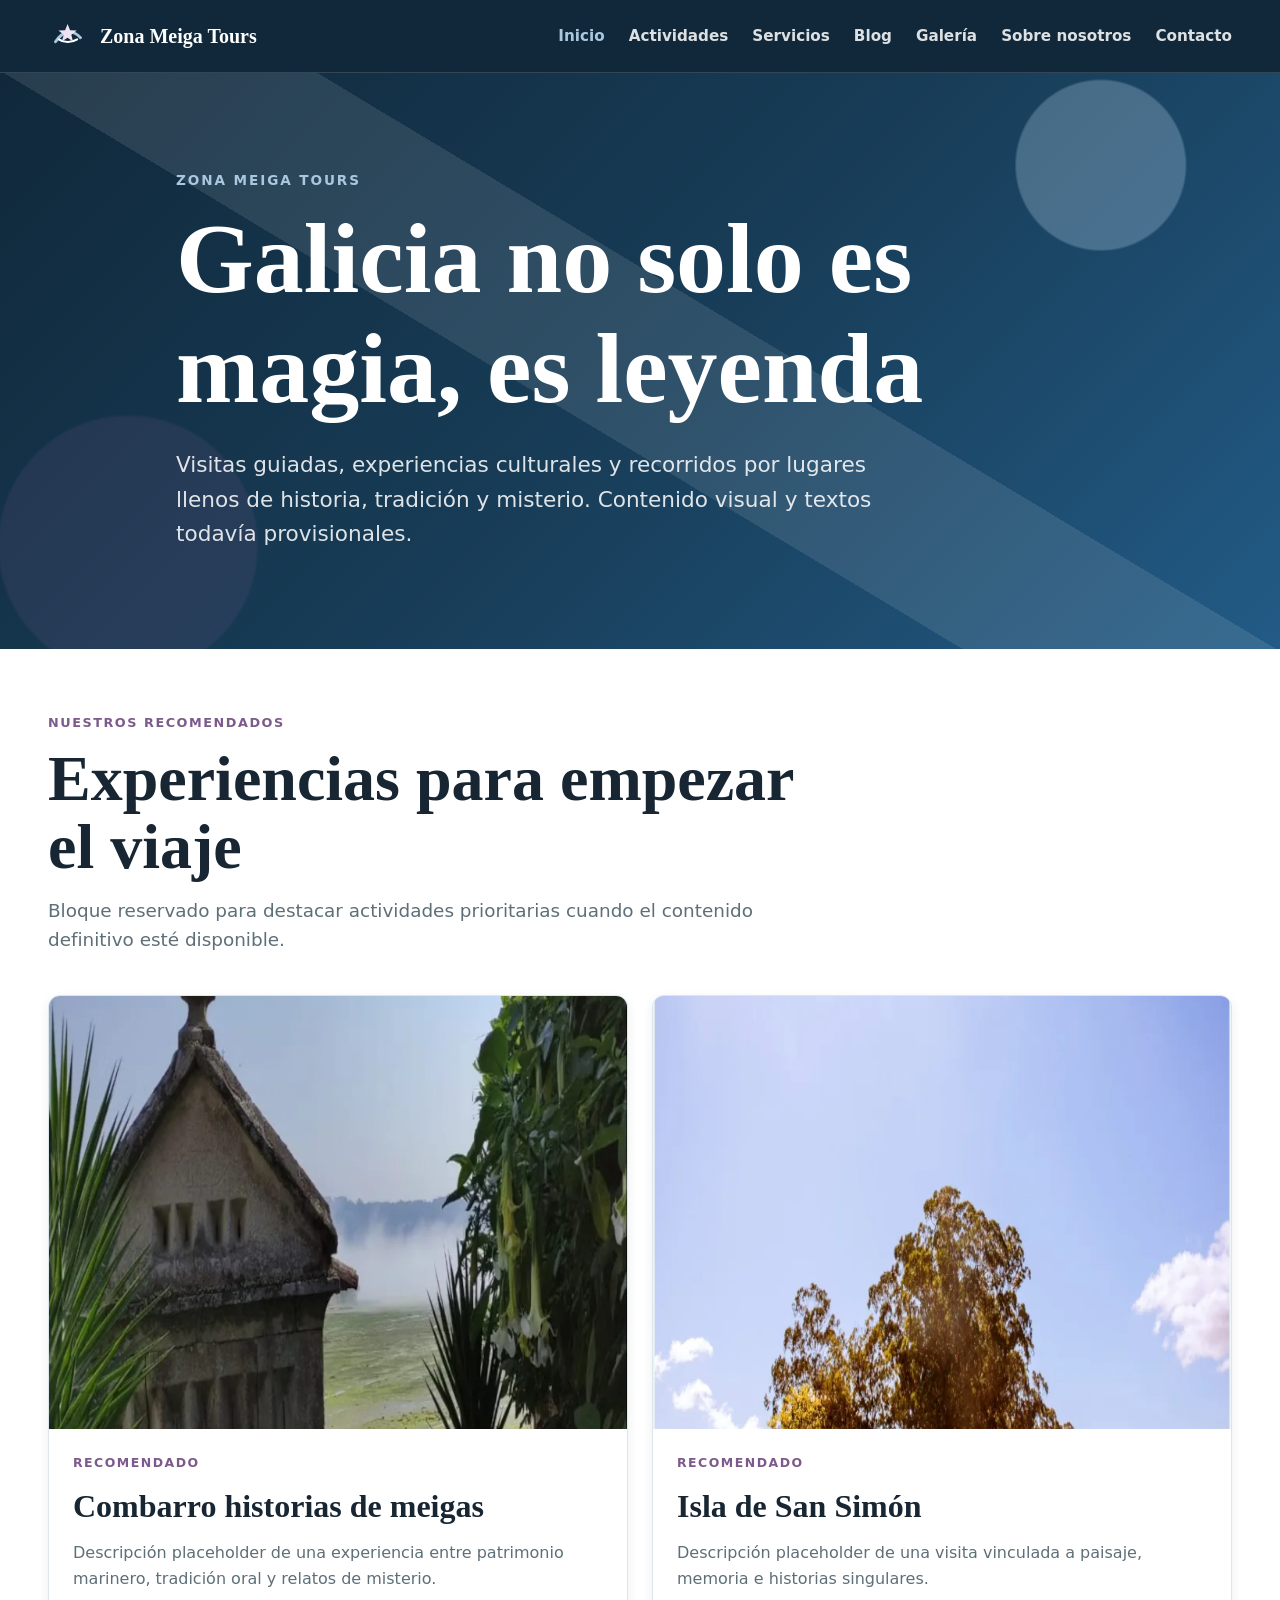
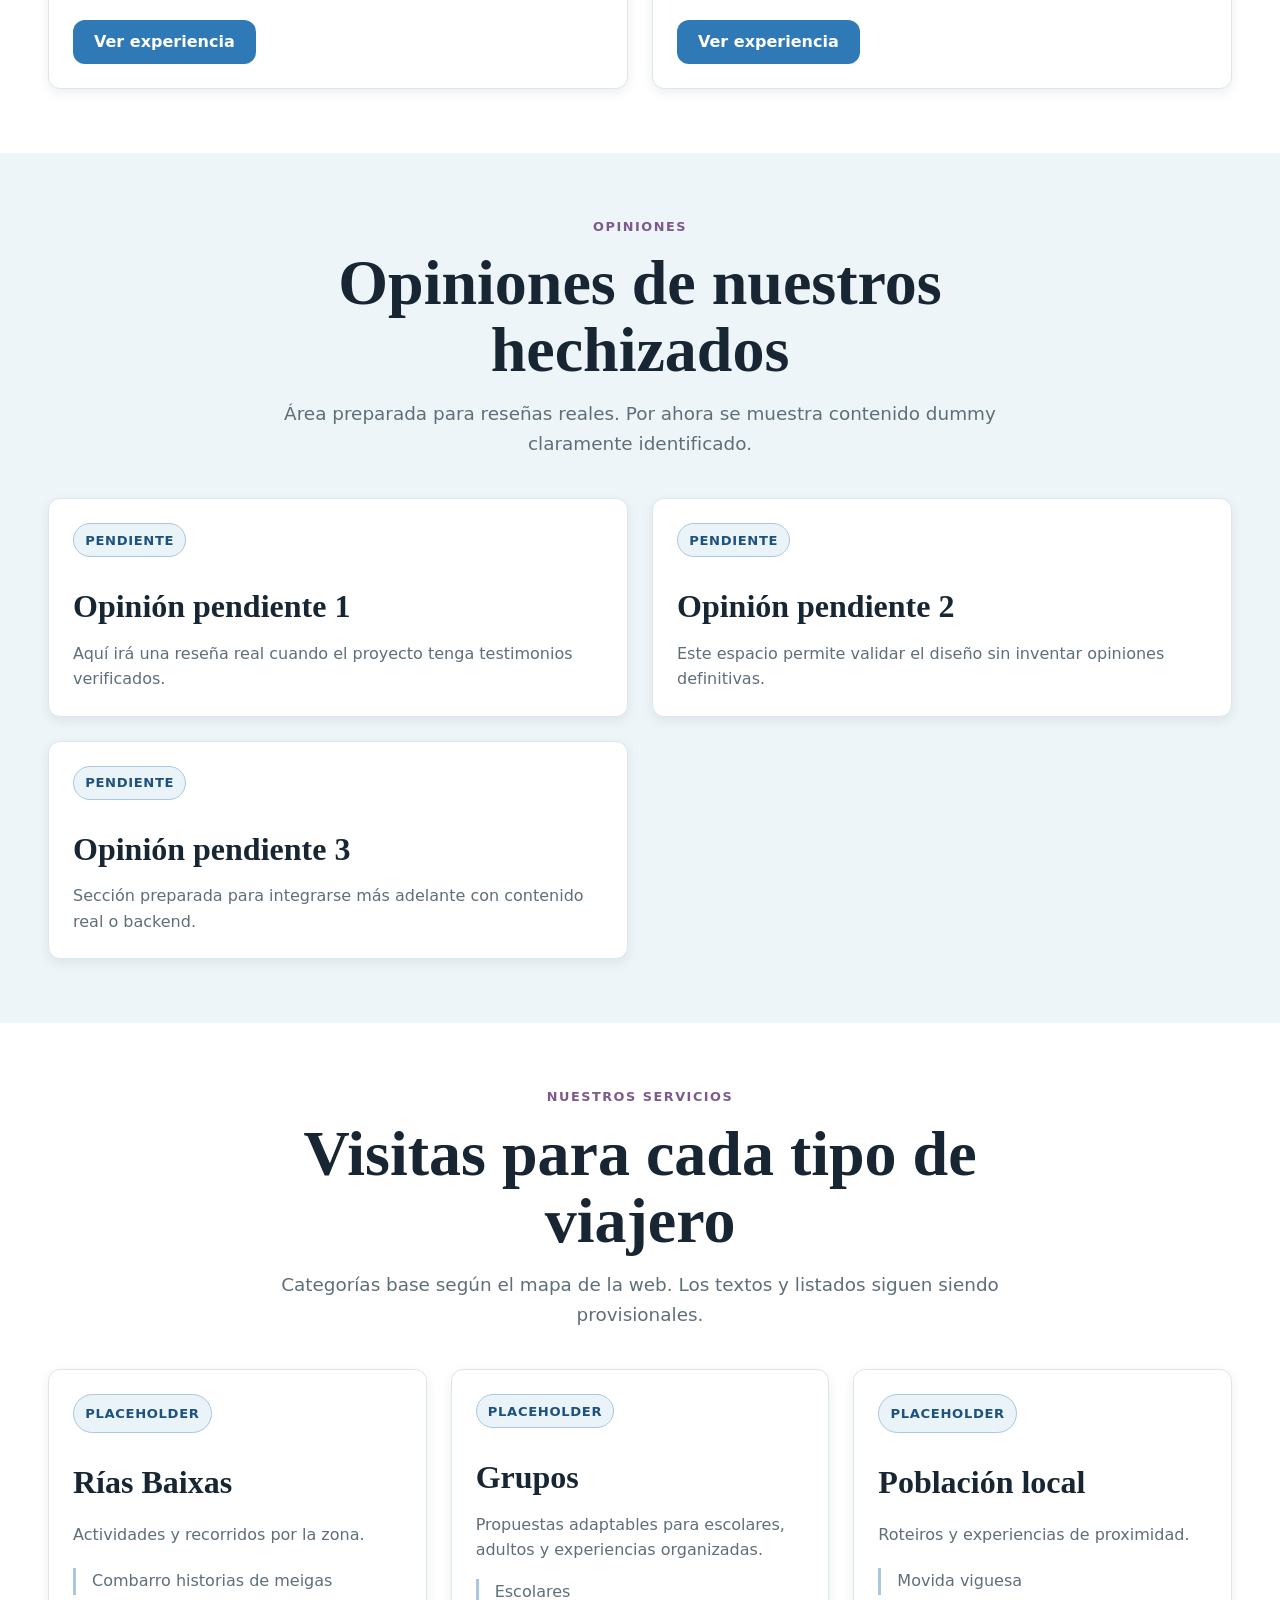
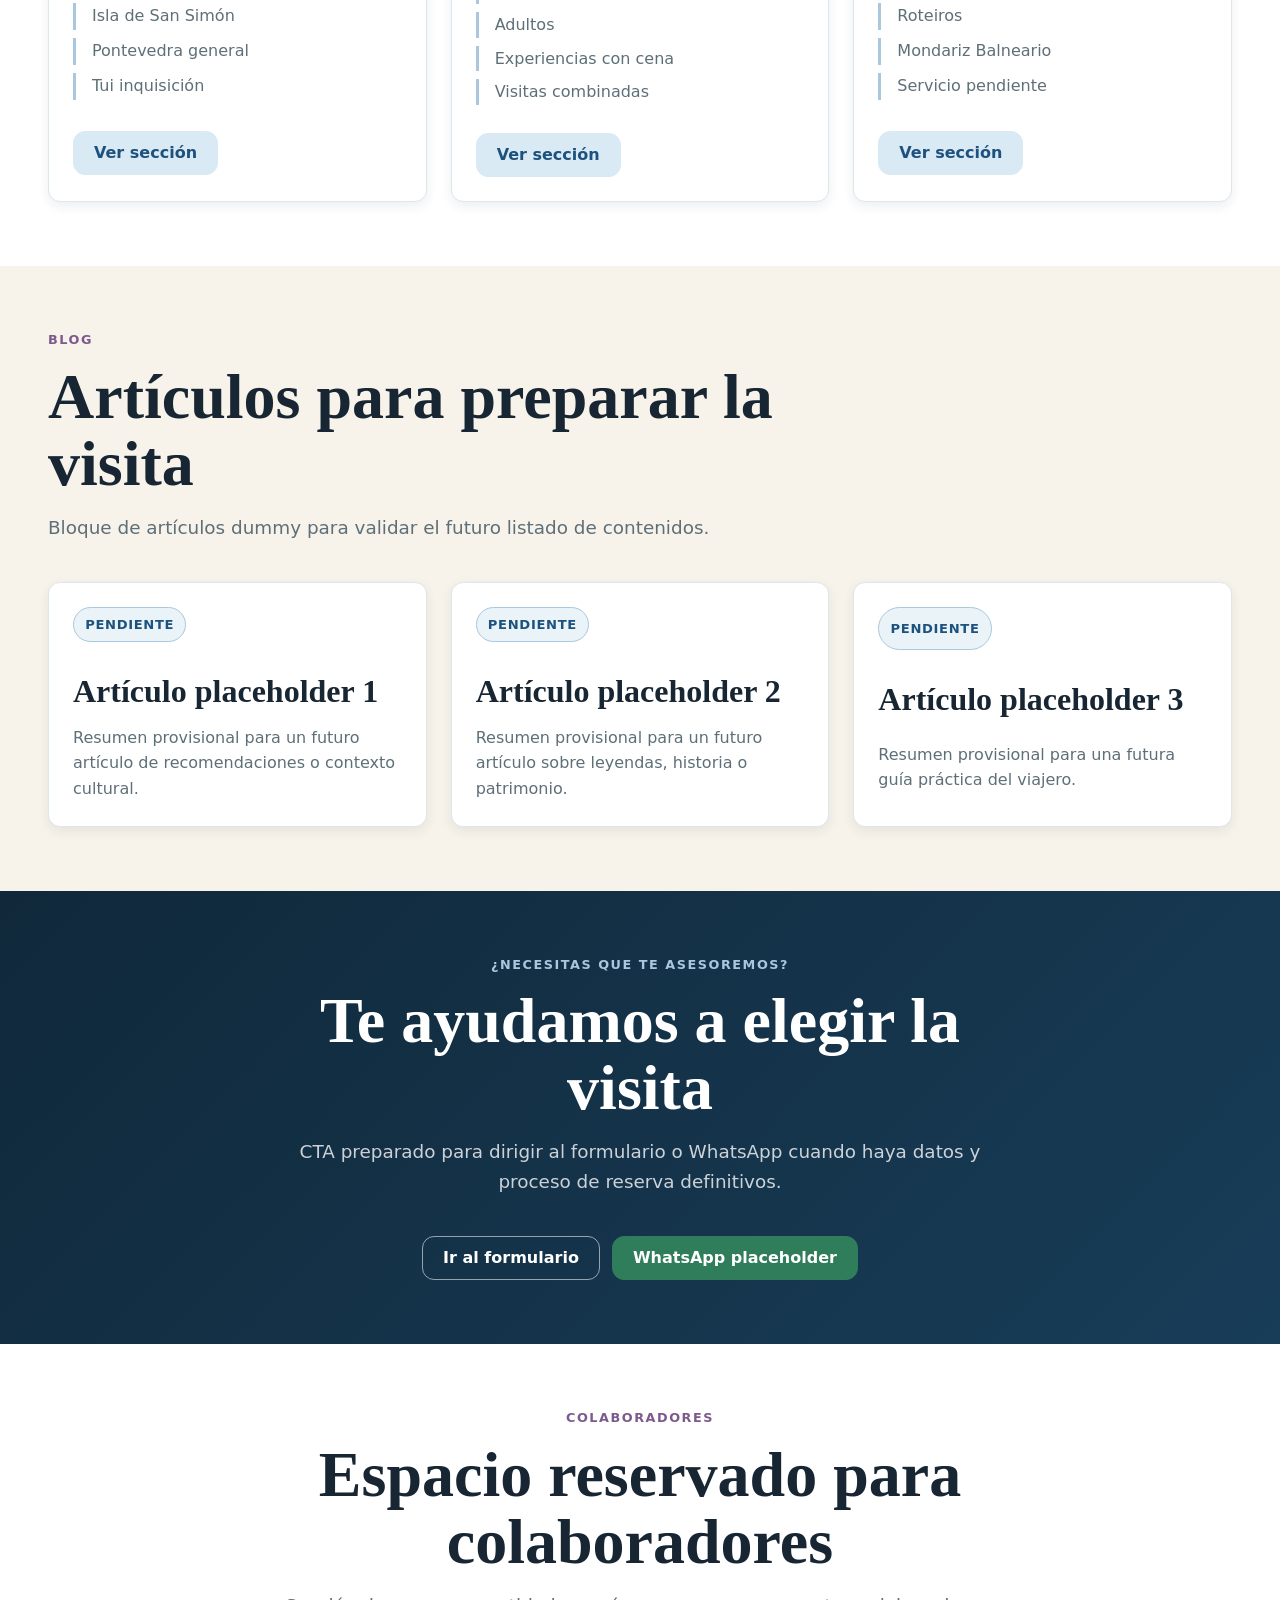
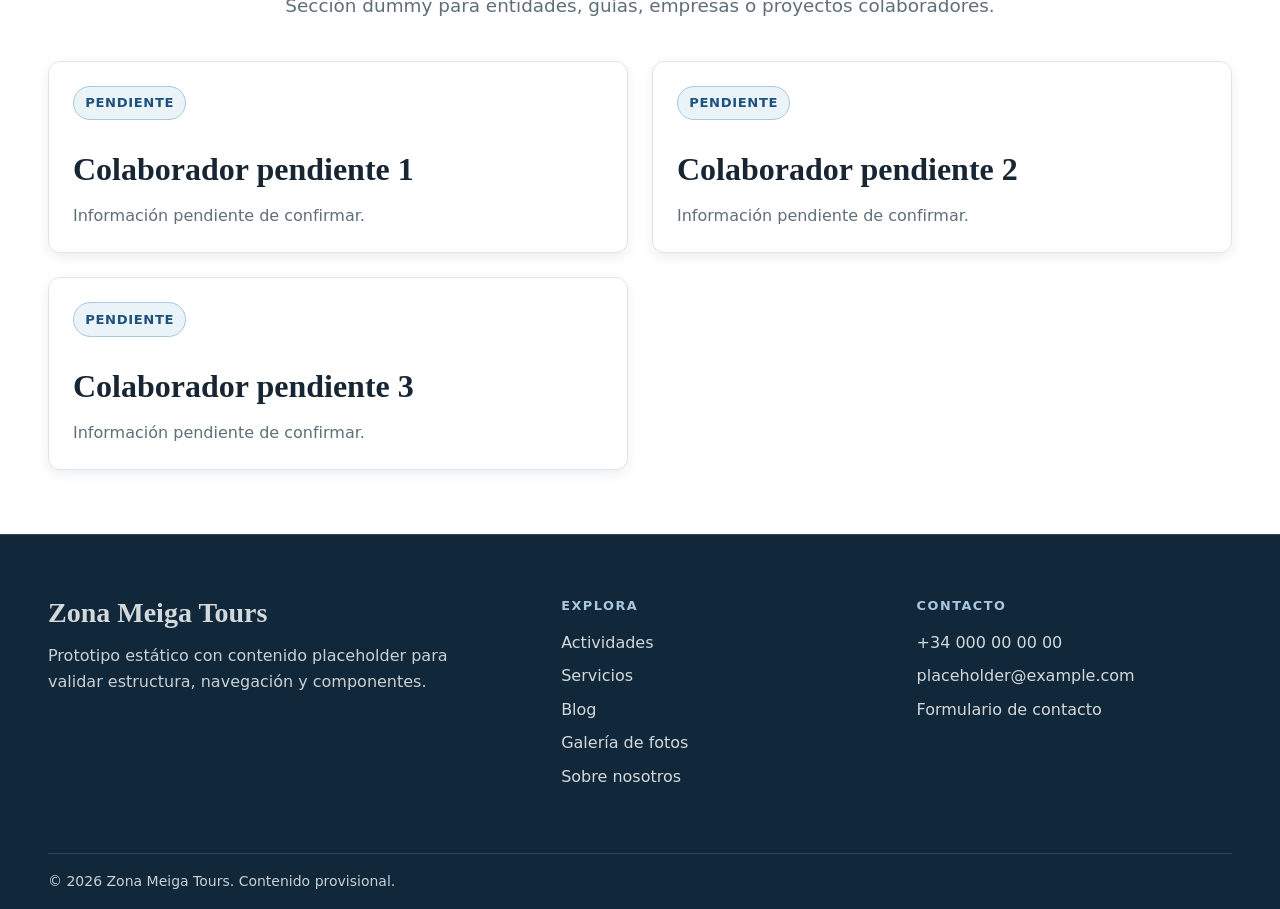
<file: index.html>
<!DOCTYPE html>

<html lang="es">
<head>
<meta charset="utf-8"/>
<meta content="width=device-width, initial-scale=1" name="viewport"/>
<meta content="Home placeholder de Zona Meiga Tours." name="description"/>
<title>Zona Meiga Tours | Inicio</title>
<link href="assets/css/styles.css" rel="stylesheet"/>
<script defer="" src="assets/js/main.js"></script>
</head>
<body>
<a class="skip-link" href="#contenido">Saltar al contenido principal</a>
<header class="site-header">
<div class="container site-header__inner">
<div class="site-header__top">
<a aria-label="Ir al inicio" class="site-logo" href="index.html">
<img alt="" src="assets/img/logo.svg"/>
<span>Zona Meiga Tours</span>
</a>
<button aria-controls="main-menu" aria-expanded="false" class="nav-toggle" type="button">
          Menú
        </button>
</div>
<nav aria-label="Navegación principal" class="site-nav">
<ul class="nav-list" id="main-menu">
<li><a aria-current="page" href="index.html">Inicio</a></li>
<li><a href="servicios-rias-baixas.html">Actividades</a></li>
<li><a href="servicios.html">Servicios</a></li>
<li><a href="blog.html">Blog</a></li>
<li><a href="galeria.html">Galería</a></li>
<li><a href="sobre.html">Sobre nosotros</a></li>
<li><a href="contacto.html">Contacto</a></li>
</ul>
</nav>
</div>
</header>
<main id="contenido">
<section class="hero">
<div class="container hero__content">
<p class="hero__eyebrow">Zona Meiga Tours</p>
<h1 class="hero__title">Galicia no solo es magia, es leyenda</h1>
<p class="hero__text">Visitas guiadas, experiencias culturales y recorridos por lugares llenos de historia, tradición y misterio. Contenido visual y textos todavía provisionales.</p>
</div>
</section>
<section class="section section--surface">
<div class="container">
<header class="section-heading">
<p class="section-heading__eyebrow">Nuestros recomendados</p>
<h2 class="section-heading__title">Experiencias para empezar el viaje</h2>
<p class="section-heading__text">Bloque reservado para destacar actividades prioritarias cuando el contenido definitivo esté disponible.</p>
</header>
<div class="recommended-grid">
<article class="editorial-card">
<div class="editorial-card__media">
<img alt="Imagen actual de Combarro vinculada a historias de meigas" loading="lazy" src="assets/img/combarro-meigas.webp"/>
</div>
<div class="editorial-card__body">
<p class="editorial-card__eyebrow">Recomendado</p>
<h3 class="editorial-card__title">Combarro historias de meigas</h3>
<p class="editorial-card__text">Descripción placeholder de una experiencia entre patrimonio marinero, tradición oral y relatos de misterio.</p>
<div class="editorial-card__actions">
<a class="button" href="servicio-combarro-meigas.html">Ver experiencia</a>
</div>
</div>
</article>
<article class="editorial-card">
<div class="editorial-card__media">
<img alt="Imagen actual de la experiencia de la Isla de San Simón" loading="lazy" src="assets/img/san-simon.webp"/>
</div>
<div class="editorial-card__body">
<p class="editorial-card__eyebrow">Recomendado</p>
<h3 class="editorial-card__title">Isla de San Simón</h3>
<p class="editorial-card__text">Descripción placeholder de una visita vinculada a paisaje, memoria e historias singulares.</p>
<div class="editorial-card__actions">
<a class="button" href="servicio-isla-san-simon.html">Ver experiencia</a>
</div>
</div>
</article>
</div>
</div>
</section>
<section class="section section--soft">
<div class="container">
<header class="section-heading section-heading--center">
<p class="section-heading__eyebrow">Opiniones</p>
<h2 class="section-heading__title">Opiniones de nuestros hechizados</h2>
<p class="section-heading__text">Área preparada para reseñas reales. Por ahora se muestra contenido dummy claramente identificado.</p>
</header>
<div class="review-grid">
<article class="placeholder-card">
<p class="placeholder-note">Pendiente</p>
<h3 class="placeholder-card__title">Opinión pendiente 1</h3>
<p class="placeholder-card__text">Aquí irá una reseña real cuando el proyecto tenga testimonios verificados.</p>
</article>
<article class="placeholder-card">
<p class="placeholder-note">Pendiente</p>
<h3 class="placeholder-card__title">Opinión pendiente 2</h3>
<p class="placeholder-card__text">Este espacio permite validar el diseño sin inventar opiniones definitivas.</p>
</article>
<article class="placeholder-card">
<p class="placeholder-note">Pendiente</p>
<h3 class="placeholder-card__title">Opinión pendiente 3</h3>
<p class="placeholder-card__text">Sección preparada para integrarse más adelante con contenido real o backend.</p>
</article>
</div>
</div>
</section>
<section class="section section--surface">
<div class="container">
<header class="section-heading section-heading--center">
<p class="section-heading__eyebrow">Nuestros servicios</p>
<h2 class="section-heading__title">Visitas para cada tipo de viajero</h2>
<p class="section-heading__text">Categorías base según el mapa de la web. Los textos y listados siguen siendo provisionales.</p>
</header>
<div class="service-grid">
<article class="service-card">
<p class="placeholder-note">Placeholder</p>
<h3 class="service-card__title">Rías Baixas</h3>
<p class="service-card__text">Actividades y recorridos por la zona.</p>
<ul class="service-card__list">
<li>Combarro historias de meigas</li>
<li>Isla de San Simón</li>
<li>Pontevedra general</li>
<li>Tui inquisición</li>
</ul>
<div class="editorial-card__actions">
<a class="button button--secondary" href="servicios-rias-baixas.html">Ver sección</a>
</div>
</article>
<article class="service-card">
<p class="placeholder-note">Placeholder</p>
<h3 class="service-card__title">Grupos</h3>
<p class="service-card__text">Propuestas adaptables para escolares, adultos y experiencias organizadas.</p>
<ul class="service-card__list">
<li>Escolares</li>
<li>Adultos</li>
<li>Experiencias con cena</li>
<li>Visitas combinadas</li>
</ul>
<div class="editorial-card__actions">
<a class="button button--secondary" href="servicios-grupos.html">Ver sección</a>
</div>
</article>
<article class="service-card">
<p class="placeholder-note">Placeholder</p>
<h3 class="service-card__title">Población local</h3>
<p class="service-card__text">Roteiros y experiencias de proximidad.</p>
<ul class="service-card__list">
<li>Movida viguesa</li>
<li>Roteiros</li>
<li>Mondariz Balneario</li>
<li>Servicio pendiente</li>
</ul>
<div class="editorial-card__actions">
<a class="button button--secondary" href="servicios-poblacion-local.html">Ver sección</a>
</div>
</article>
</div>
</div>
</section>
<section class="section section--light">
<div class="container">
<header class="section-heading">
<p class="section-heading__eyebrow">Blog</p>
<h2 class="section-heading__title">Artículos para preparar la visita</h2>
<p class="section-heading__text">Bloque de artículos dummy para validar el futuro listado de contenidos.</p>
</header>
<div class="blog-grid">
<article class="placeholder-card">
<p class="placeholder-note">Pendiente</p>
<h3 class="placeholder-card__title">Artículo placeholder 1</h3>
<p class="placeholder-card__text">Resumen provisional para un futuro artículo de recomendaciones o contexto cultural.</p>
</article>
<article class="placeholder-card">
<p class="placeholder-note">Pendiente</p>
<h3 class="placeholder-card__title">Artículo placeholder 2</h3>
<p class="placeholder-card__text">Resumen provisional para un futuro artículo sobre leyendas, historia o patrimonio.</p>
</article>
<article class="placeholder-card">
<p class="placeholder-note">Pendiente</p>
<h3 class="placeholder-card__title">Artículo placeholder 3</h3>
<p class="placeholder-card__text">Resumen provisional para una futura guía práctica del viajero.</p>
</article>
</div>
</div>
</section>
<section class="section section--dark">
<div class="container--content text-center flow">
<header class="section-heading section-heading--center">
<p class="section-heading__eyebrow">¿Necesitas que te asesoremos?</p>
<h2 class="section-heading__title">Te ayudamos a elegir la visita</h2>
<p class="section-heading__text">CTA preparado para dirigir al formulario o WhatsApp cuando haya datos y proceso de reserva definitivos.</p>
</header>
<div class="button-group">
<a class="button button--ghost" href="contacto.html">Ir al formulario</a>
<a class="button button--whatsapp" href="https://wa.me/34000000000">WhatsApp placeholder</a>
</div>
</div>
</section>
<section class="section section--surface">
<div class="container">
<header class="section-heading section-heading--center">
<p class="section-heading__eyebrow">Colaboradores</p>
<h2 class="section-heading__title">Espacio reservado para colaboradores</h2>
<p class="section-heading__text">Sección dummy para entidades, guías, empresas o proyectos colaboradores.</p>
</header>
<div class="placeholder-grid">
<article class="placeholder-card">
<p class="placeholder-note">Pendiente</p>
<h3 class="placeholder-card__title">Colaborador pendiente 1</h3>
<p class="placeholder-card__text">Información pendiente de confirmar.</p>
</article>
<article class="placeholder-card">
<p class="placeholder-note">Pendiente</p>
<h3 class="placeholder-card__title">Colaborador pendiente 2</h3>
<p class="placeholder-card__text">Información pendiente de confirmar.</p>
</article>
<article class="placeholder-card">
<p class="placeholder-note">Pendiente</p>
<h3 class="placeholder-card__title">Colaborador pendiente 3</h3>
<p class="placeholder-card__text">Información pendiente de confirmar.</p>
</article>
</div>
</div>
</section>
</main>
<footer class="site-footer">
<div class="container site-footer__inner">
<div class="site-footer__brand">
<a class="site-footer__logo" href="index.html">Zona Meiga Tours</a>
<p>Prototipo estático con contenido placeholder para validar estructura, navegación y componentes.</p>
</div>
<nav aria-label="Navegación secundaria" class="site-footer__nav">
<h2 class="site-footer__title">Explora</h2>
<ul>
<li><a href="servicios-rias-baixas.html">Actividades</a></li>
<li><a href="servicios.html">Servicios</a></li>
<li><a href="blog.html">Blog</a></li>
<li><a href="galeria.html">Galería de fotos</a></li>
<li><a href="sobre.html">Sobre nosotros</a></li>
</ul>
</nav>
<div class="site-footer__contact">
<h2 class="site-footer__title">Contacto</h2>
<ul>
<li><a href="tel:+34000000000">+34 000 00 00 00</a></li>
<li><a href="mailto:placeholder@example.com">placeholder@example.com</a></li>
<li><a href="contacto.html">Formulario de contacto</a></li>
</ul>
</div>
</div>
<div class="container site-footer__bottom">
<p>© 2026 Zona Meiga Tours. Contenido provisional.</p>
</div>
</footer>
</body>
</html>
</file>
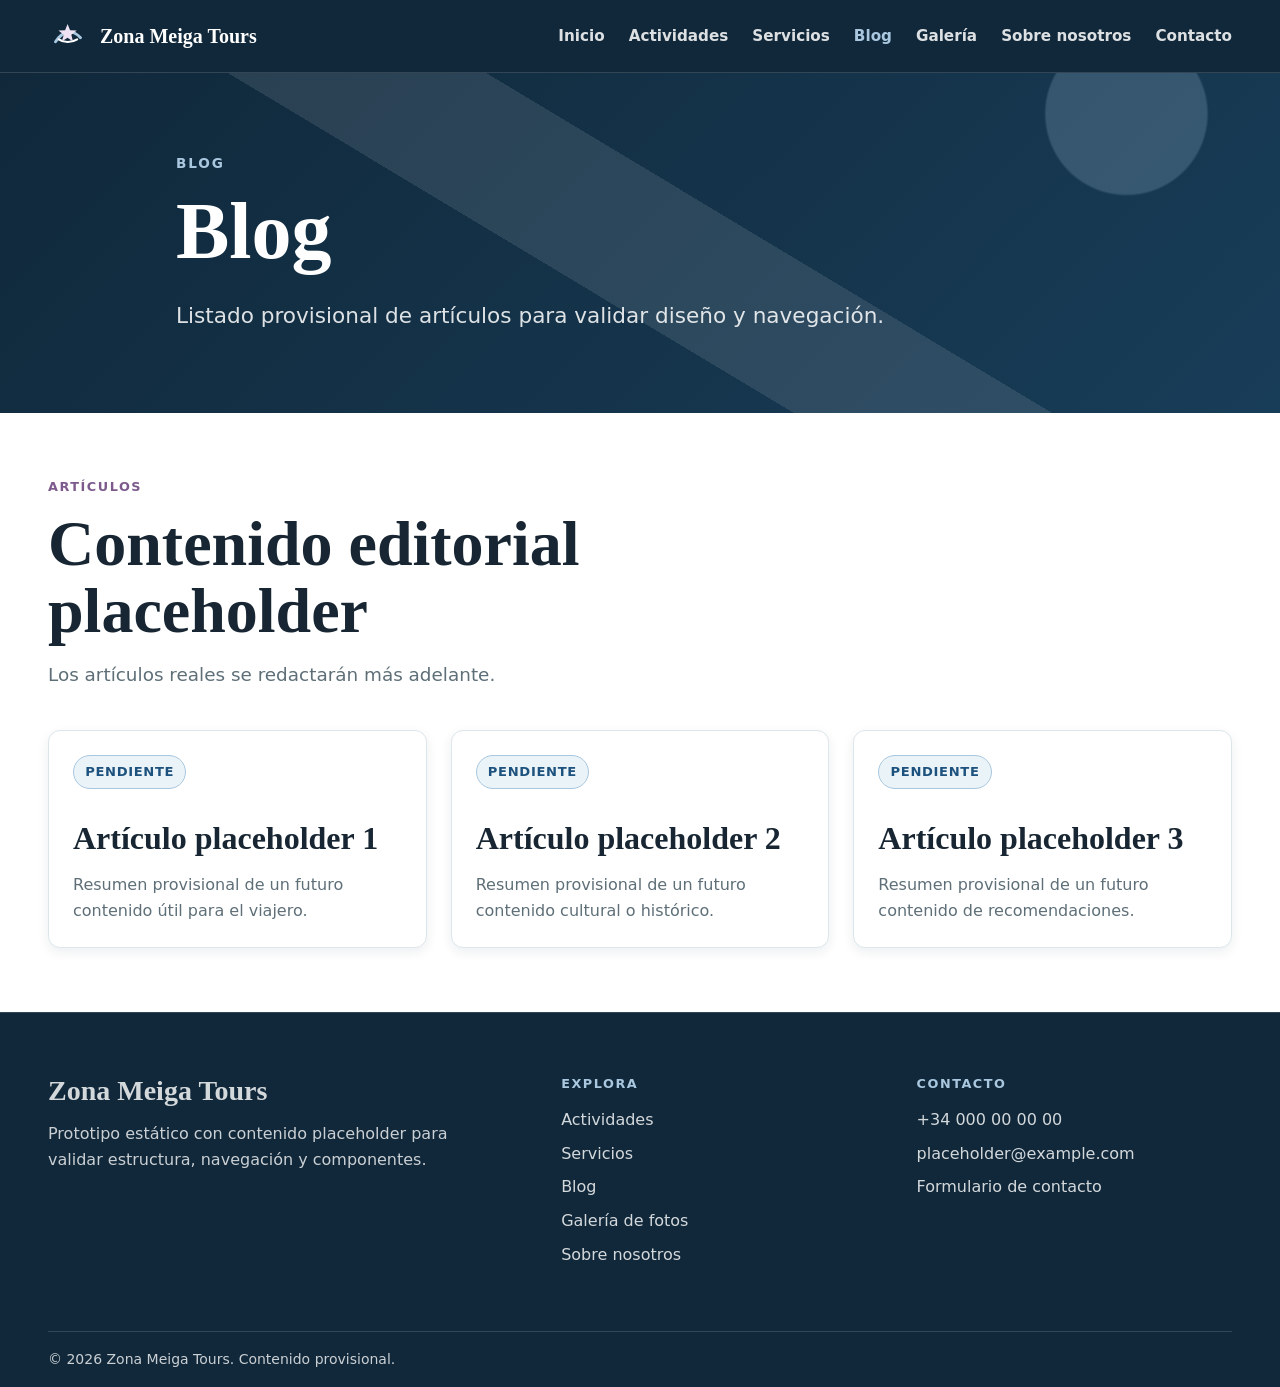
<file: blog.html>
<!doctype html>
<html lang="es">
<head>
  <meta charset="utf-8">
  <meta name="viewport" content="width=device-width, initial-scale=1">
  <meta name="description" content="Blog placeholder.">
  <title>Blog | Zona Meiga Tours</title>
  <link rel="stylesheet" href="assets/css/styles.css">
  <script src="assets/js/main.js" defer></script>
</head>
<body>
  <a class="skip-link" href="#contenido">Saltar al contenido principal</a>

  <header class="site-header">
    <div class="container site-header__inner">
      <div class="site-header__top">
        <a class="site-logo" href="index.html" aria-label="Ir al inicio">
          <img src="assets/img/logo.svg" alt="">
          <span>Zona Meiga Tours</span>
        </a>

        <button class="nav-toggle" type="button" aria-expanded="false" aria-controls="main-menu">
          Menú
        </button>
      </div>

      <nav class="site-nav" aria-label="Navegación principal">
        <ul id="main-menu" class="nav-list">
          <li><a href="index.html">Inicio</a></li>
          <li><a href="servicios-rias-baixas.html">Actividades</a></li>
          <li><a href="servicios.html">Servicios</a></li>
          <li><a href="blog.html" aria-current="page">Blog</a></li>
          <li><a href="galeria.html">Galería</a></li>
          <li><a href="sobre.html">Sobre nosotros</a></li>
          <li><a href="contacto.html">Contacto</a></li>
        </ul>
      </nav>
    </div>
  </header>

  <main id="contenido">

    <section class="hero hero--compact">
      <div class="container hero__content">
        <p class="hero__eyebrow">Blog</p>
        <h1 class="hero__title">Blog</h1>
        <p class="hero__text">Listado provisional de artículos para validar diseño y navegación.</p>
      </div>
    </section>
    <section class="section section--surface">
      <div class="container">
        <header class="section-heading">
          <p class="section-heading__eyebrow">Artículos</p>
          <h2 class="section-heading__title">Contenido editorial placeholder</h2>
          <p class="section-heading__text">Los artículos reales se redactarán más adelante.</p>
        </header>
        <div class="blog-grid">
          <article class="placeholder-card">
            <p class="placeholder-note">Pendiente</p>
            <h3 class="placeholder-card__title">Artículo placeholder 1</h3>
            <p class="placeholder-card__text">Resumen provisional de un futuro contenido útil para el viajero.</p>
          </article>
          <article class="placeholder-card">
            <p class="placeholder-note">Pendiente</p>
            <h3 class="placeholder-card__title">Artículo placeholder 2</h3>
            <p class="placeholder-card__text">Resumen provisional de un futuro contenido cultural o histórico.</p>
          </article>
          <article class="placeholder-card">
            <p class="placeholder-note">Pendiente</p>
            <h3 class="placeholder-card__title">Artículo placeholder 3</h3>
            <p class="placeholder-card__text">Resumen provisional de un futuro contenido de recomendaciones.</p>
          </article>
        </div>
      </div>
    </section>

  </main>

  <footer class="site-footer">
    <div class="container site-footer__inner">
      <div class="site-footer__brand">
        <a class="site-footer__logo" href="index.html">Zona Meiga Tours</a>
        <p>Prototipo estático con contenido placeholder para validar estructura, navegación y componentes.</p>
      </div>

      <nav class="site-footer__nav" aria-label="Navegación secundaria">
        <h2 class="site-footer__title">Explora</h2>
        <ul>
          <li><a href="servicios-rias-baixas.html">Actividades</a></li>
          <li><a href="servicios.html">Servicios</a></li>
          <li><a href="blog.html">Blog</a></li>
          <li><a href="galeria.html">Galería de fotos</a></li>
          <li><a href="sobre.html">Sobre nosotros</a></li>
        </ul>
      </nav>

      <div class="site-footer__contact">
        <h2 class="site-footer__title">Contacto</h2>
        <ul>
          <li><a href="tel:+34000000000">+34 000 00 00 00</a></li>
          <li><a href="mailto:placeholder@example.com">placeholder@example.com</a></li>
          <li><a href="contacto.html">Formulario de contacto</a></li>
        </ul>
      </div>
    </div>

    <div class="container site-footer__bottom">
      <p>© 2026 Zona Meiga Tours. Contenido provisional.</p>
    </div>
  </footer>
</body>
</html>
</file>
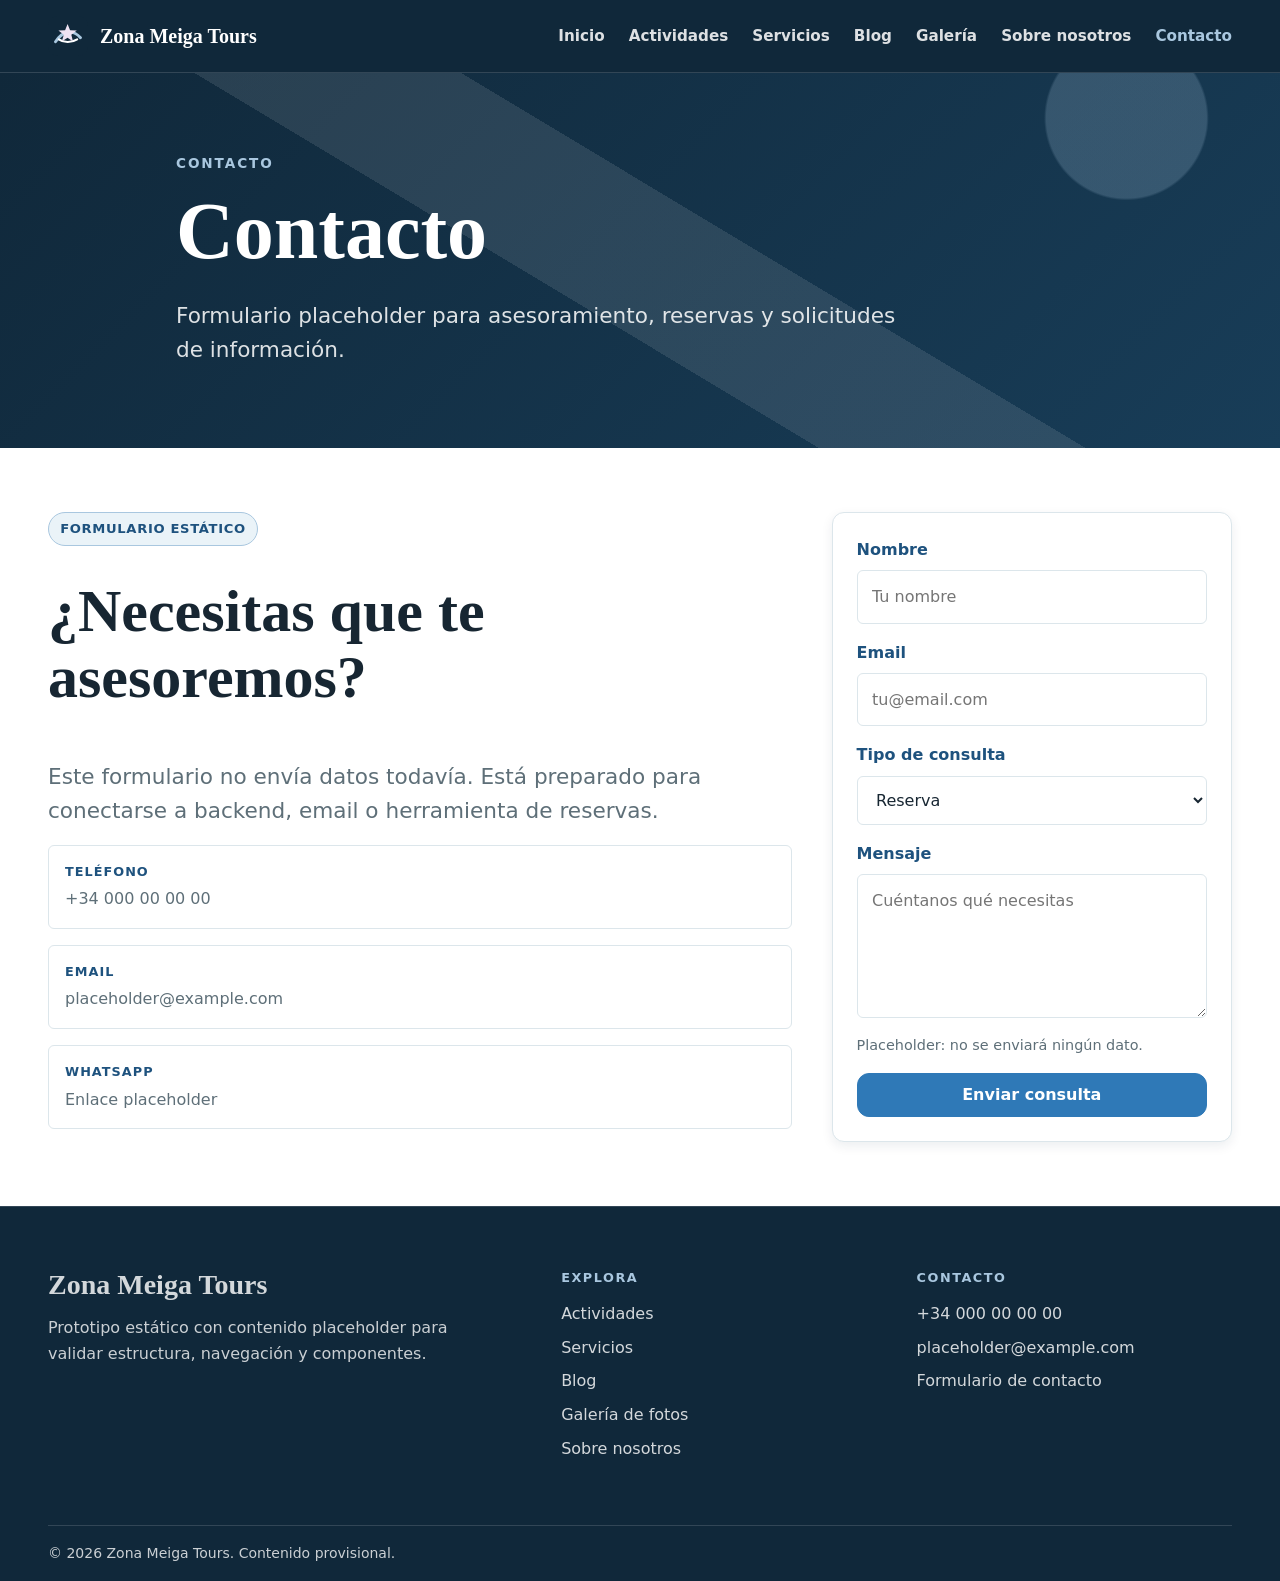
<file: contacto.html>
<!doctype html>
<html lang="es">
<head>
  <meta charset="utf-8">
  <meta name="viewport" content="width=device-width, initial-scale=1">
  <meta name="description" content="Contacto placeholder.">
  <title>Contacto | Zona Meiga Tours</title>
  <link rel="stylesheet" href="assets/css/styles.css">
  <script src="assets/js/main.js" defer></script>
</head>
<body>
  <a class="skip-link" href="#contenido">Saltar al contenido principal</a>

  <header class="site-header">
    <div class="container site-header__inner">
      <div class="site-header__top">
        <a class="site-logo" href="index.html" aria-label="Ir al inicio">
          <img src="assets/img/logo.svg" alt="">
          <span>Zona Meiga Tours</span>
        </a>

        <button class="nav-toggle" type="button" aria-expanded="false" aria-controls="main-menu">
          Menú
        </button>
      </div>

      <nav class="site-nav" aria-label="Navegación principal">
        <ul id="main-menu" class="nav-list">
          <li><a href="index.html">Inicio</a></li>
          <li><a href="servicios-rias-baixas.html">Actividades</a></li>
          <li><a href="servicios.html">Servicios</a></li>
          <li><a href="blog.html">Blog</a></li>
          <li><a href="galeria.html">Galería</a></li>
          <li><a href="sobre.html">Sobre nosotros</a></li>
          <li><a href="contacto.html" aria-current="page">Contacto</a></li>
        </ul>
      </nav>
    </div>
  </header>

  <main id="contenido">

    <section class="hero hero--compact">
      <div class="container hero__content">
        <p class="hero__eyebrow">Contacto</p>
        <h1 class="hero__title">Contacto</h1>
        <p class="hero__text">Formulario placeholder para asesoramiento, reservas y solicitudes de información.</p>
      </div>
    </section>
    <section class="section section--surface">
      <div class="container intro-grid">
        <div class="flow">
          <p class="placeholder-note">Formulario estático</p>
          <h2>¿Necesitas que te asesoremos?</h2>
          <p class="lead">Este formulario no envía datos todavía. Está preparado para conectarse a backend, email o herramienta de reservas.</p>
          <ul class="detail-list">
            <li class="detail-list__item"><span class="detail-list__label">Teléfono</span><span class="detail-list__value">+34 000 00 00 00</span></li>
            <li class="detail-list__item"><span class="detail-list__label">Email</span><span class="detail-list__value">placeholder@example.com</span></li>
            <li class="detail-list__item"><span class="detail-list__label">WhatsApp</span><span class="detail-list__value">Enlace placeholder</span></li>
          </ul>
        </div>

        <form class="service-card form-grid" data-static-form>
          <div class="form-field">
            <label for="name">Nombre</label>
            <input id="name" name="name" type="text" placeholder="Tu nombre">
          </div>
          <div class="form-field">
            <label for="email">Email</label>
            <input id="email" name="email" type="email" placeholder="tu@email.com">
          </div>
          <div class="form-field">
            <label for="topic">Tipo de consulta</label>
            <select id="topic" name="topic">
              <option>Reserva</option>
              <option>Grupo</option>
              <option>Colaboración</option>
              <option>Otra consulta</option>
            </select>
          </div>
          <div class="form-field">
            <label for="message">Mensaje</label>
            <textarea id="message" name="message" placeholder="Cuéntanos qué necesitas"></textarea>
          </div>
          <p class="form-help">Placeholder: no se enviará ningún dato.</p>
          <button class="button button--booking" type="submit">Enviar consulta</button>
          <p class="form-message" tabindex="-1">Formulario placeholder: aquí se conectará el envío real.</p>
        </form>
      </div>
    </section>

  </main>

  <footer class="site-footer">
    <div class="container site-footer__inner">
      <div class="site-footer__brand">
        <a class="site-footer__logo" href="index.html">Zona Meiga Tours</a>
        <p>Prototipo estático con contenido placeholder para validar estructura, navegación y componentes.</p>
      </div>

      <nav class="site-footer__nav" aria-label="Navegación secundaria">
        <h2 class="site-footer__title">Explora</h2>
        <ul>
          <li><a href="servicios-rias-baixas.html">Actividades</a></li>
          <li><a href="servicios.html">Servicios</a></li>
          <li><a href="blog.html">Blog</a></li>
          <li><a href="galeria.html">Galería de fotos</a></li>
          <li><a href="sobre.html">Sobre nosotros</a></li>
        </ul>
      </nav>

      <div class="site-footer__contact">
        <h2 class="site-footer__title">Contacto</h2>
        <ul>
          <li><a href="tel:+34000000000">+34 000 00 00 00</a></li>
          <li><a href="mailto:placeholder@example.com">placeholder@example.com</a></li>
          <li><a href="contacto.html">Formulario de contacto</a></li>
        </ul>
      </div>
    </div>

    <div class="container site-footer__bottom">
      <p>© 2026 Zona Meiga Tours. Contenido provisional.</p>
    </div>
  </footer>
</body>
</html>
</file>
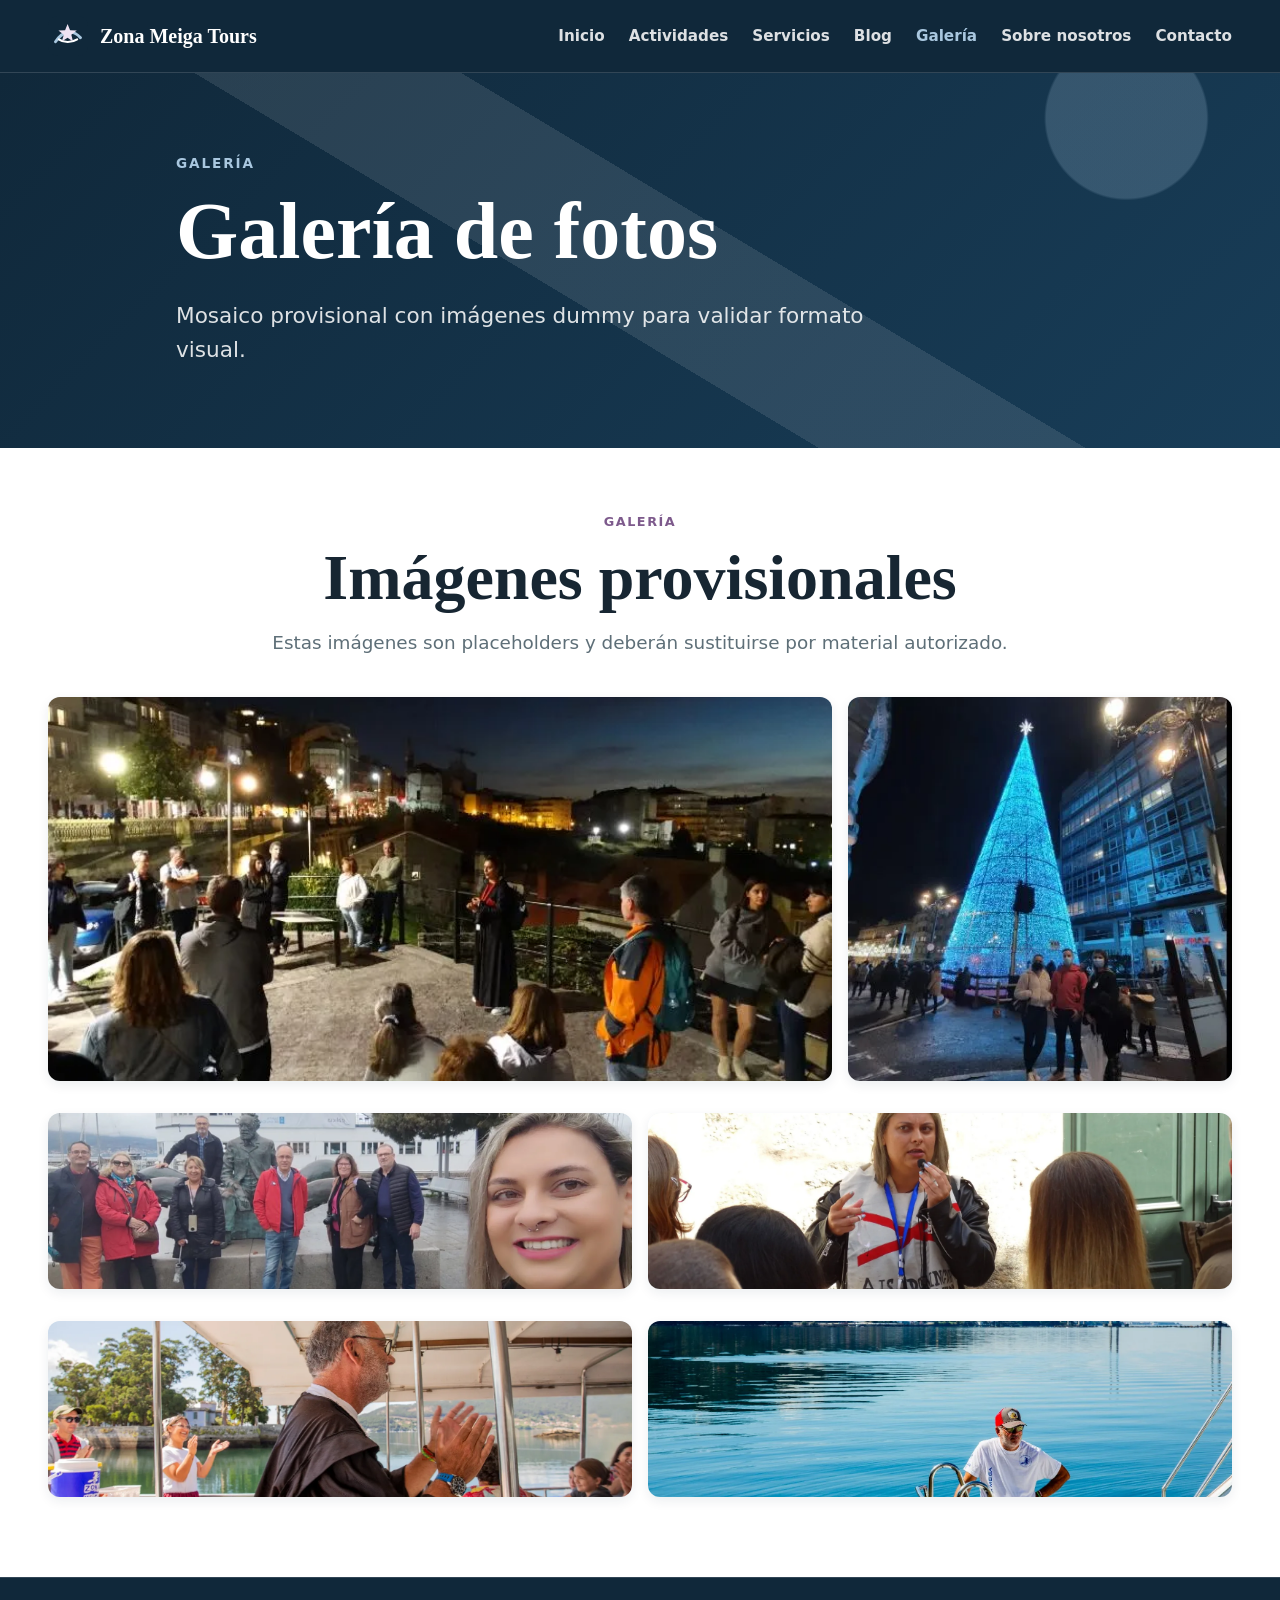
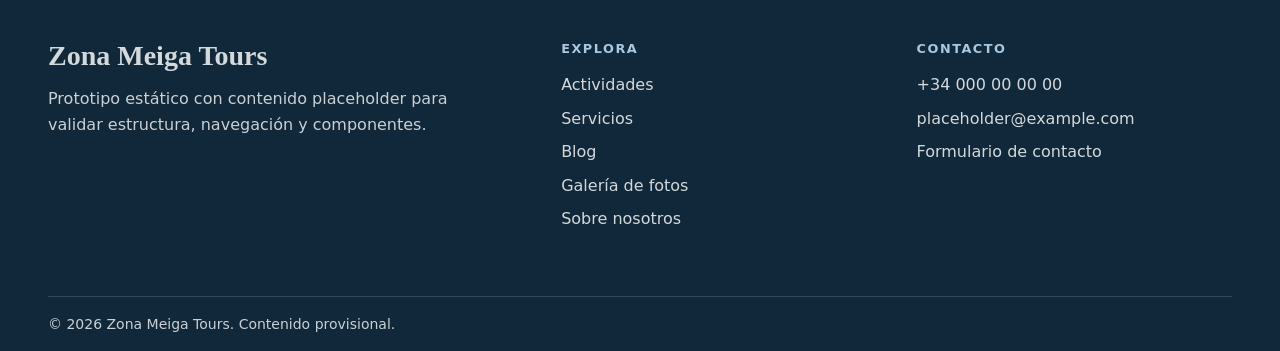
<file: galeria.html>
<!DOCTYPE html>

<html lang="es">
<head>
<meta charset="utf-8"/>
<meta content="width=device-width, initial-scale=1" name="viewport"/>
<meta content="Galería placeholder." name="description"/>
<title>Galería | Zona Meiga Tours</title>
<link href="assets/css/styles.css" rel="stylesheet"/>
<script defer="" src="assets/js/main.js"></script>
</head>
<body>
<a class="skip-link" href="#contenido">Saltar al contenido principal</a>
<header class="site-header">
<div class="container site-header__inner">
<div class="site-header__top">
<a aria-label="Ir al inicio" class="site-logo" href="index.html">
<img alt="" src="assets/img/logo.svg"/>
<span>Zona Meiga Tours</span>
</a>
<button aria-controls="main-menu" aria-expanded="false" class="nav-toggle" type="button">
          Menú
        </button>
</div>
<nav aria-label="Navegación principal" class="site-nav">
<ul class="nav-list" id="main-menu">
<li><a href="index.html">Inicio</a></li>
<li><a href="servicios-rias-baixas.html">Actividades</a></li>
<li><a href="servicios.html">Servicios</a></li>
<li><a href="blog.html">Blog</a></li>
<li><a aria-current="page" href="galeria.html">Galería</a></li>
<li><a href="sobre.html">Sobre nosotros</a></li>
<li><a href="contacto.html">Contacto</a></li>
</ul>
</nav>
</div>
</header>
<main id="contenido">
<section class="hero hero--compact">
<div class="container hero__content">
<p class="hero__eyebrow">Galería</p>
<h1 class="hero__title">Galería de fotos</h1>
<p class="hero__text">Mosaico provisional con imágenes dummy para validar formato visual.</p>
</div>
</section>
<section class="section section--surface">
<div class="container">
<header class="section-heading section-heading--center">
<p class="section-heading__eyebrow">Galería</p>
<h2 class="section-heading__title">Imágenes provisionales</h2>
<p class="section-heading__text">Estas imágenes son placeholders y deberán sustituirse por material autorizado.</p>
</header>
<div class="gallery-grid">
<figure class="gallery-item gallery-item--large"><img alt="Visita guiada nocturna con grupo en una ciudad gallega" loading="lazy" src="assets/img/gallery-01.webp"/></figure>
<figure class="gallery-item gallery-item--medium"><img alt="Imagen nocturna de una plaza decorada en Navidad" loading="lazy" src="assets/img/gallery-02.webp"/></figure>
<figure class="gallery-item gallery-item--wide"><img alt="Grupo con guía durante una visita en Galicia" loading="lazy" src="assets/img/gallery-03.webp"/></figure>
<figure class="gallery-item gallery-item--small"><img alt="Guía explicando una visita a un grupo" loading="lazy" src="assets/img/gallery-04.webp"/></figure>
<figure class="gallery-item gallery-item--wide"><img alt="Actividad en barco durante la experiencia de San Simón" loading="lazy" src="assets/img/gallery-05.webp"/></figure>
<figure class="gallery-item gallery-item--small"><img alt="Paisaje de ría y embarcación durante una actividad" loading="lazy" src="assets/img/gallery-06.webp"/></figure>
</div>
</div>
</section>
</main>
<footer class="site-footer">
<div class="container site-footer__inner">
<div class="site-footer__brand">
<a class="site-footer__logo" href="index.html">Zona Meiga Tours</a>
<p>Prototipo estático con contenido placeholder para validar estructura, navegación y componentes.</p>
</div>
<nav aria-label="Navegación secundaria" class="site-footer__nav">
<h2 class="site-footer__title">Explora</h2>
<ul>
<li><a href="servicios-rias-baixas.html">Actividades</a></li>
<li><a href="servicios.html">Servicios</a></li>
<li><a href="blog.html">Blog</a></li>
<li><a href="galeria.html">Galería de fotos</a></li>
<li><a href="sobre.html">Sobre nosotros</a></li>
</ul>
</nav>
<div class="site-footer__contact">
<h2 class="site-footer__title">Contacto</h2>
<ul>
<li><a href="tel:+34000000000">+34 000 00 00 00</a></li>
<li><a href="mailto:placeholder@example.com">placeholder@example.com</a></li>
<li><a href="contacto.html">Formulario de contacto</a></li>
</ul>
</div>
</div>
<div class="container site-footer__bottom">
<p>© 2026 Zona Meiga Tours. Contenido provisional.</p>
</div>
</footer>
</body>
</html>
</file>
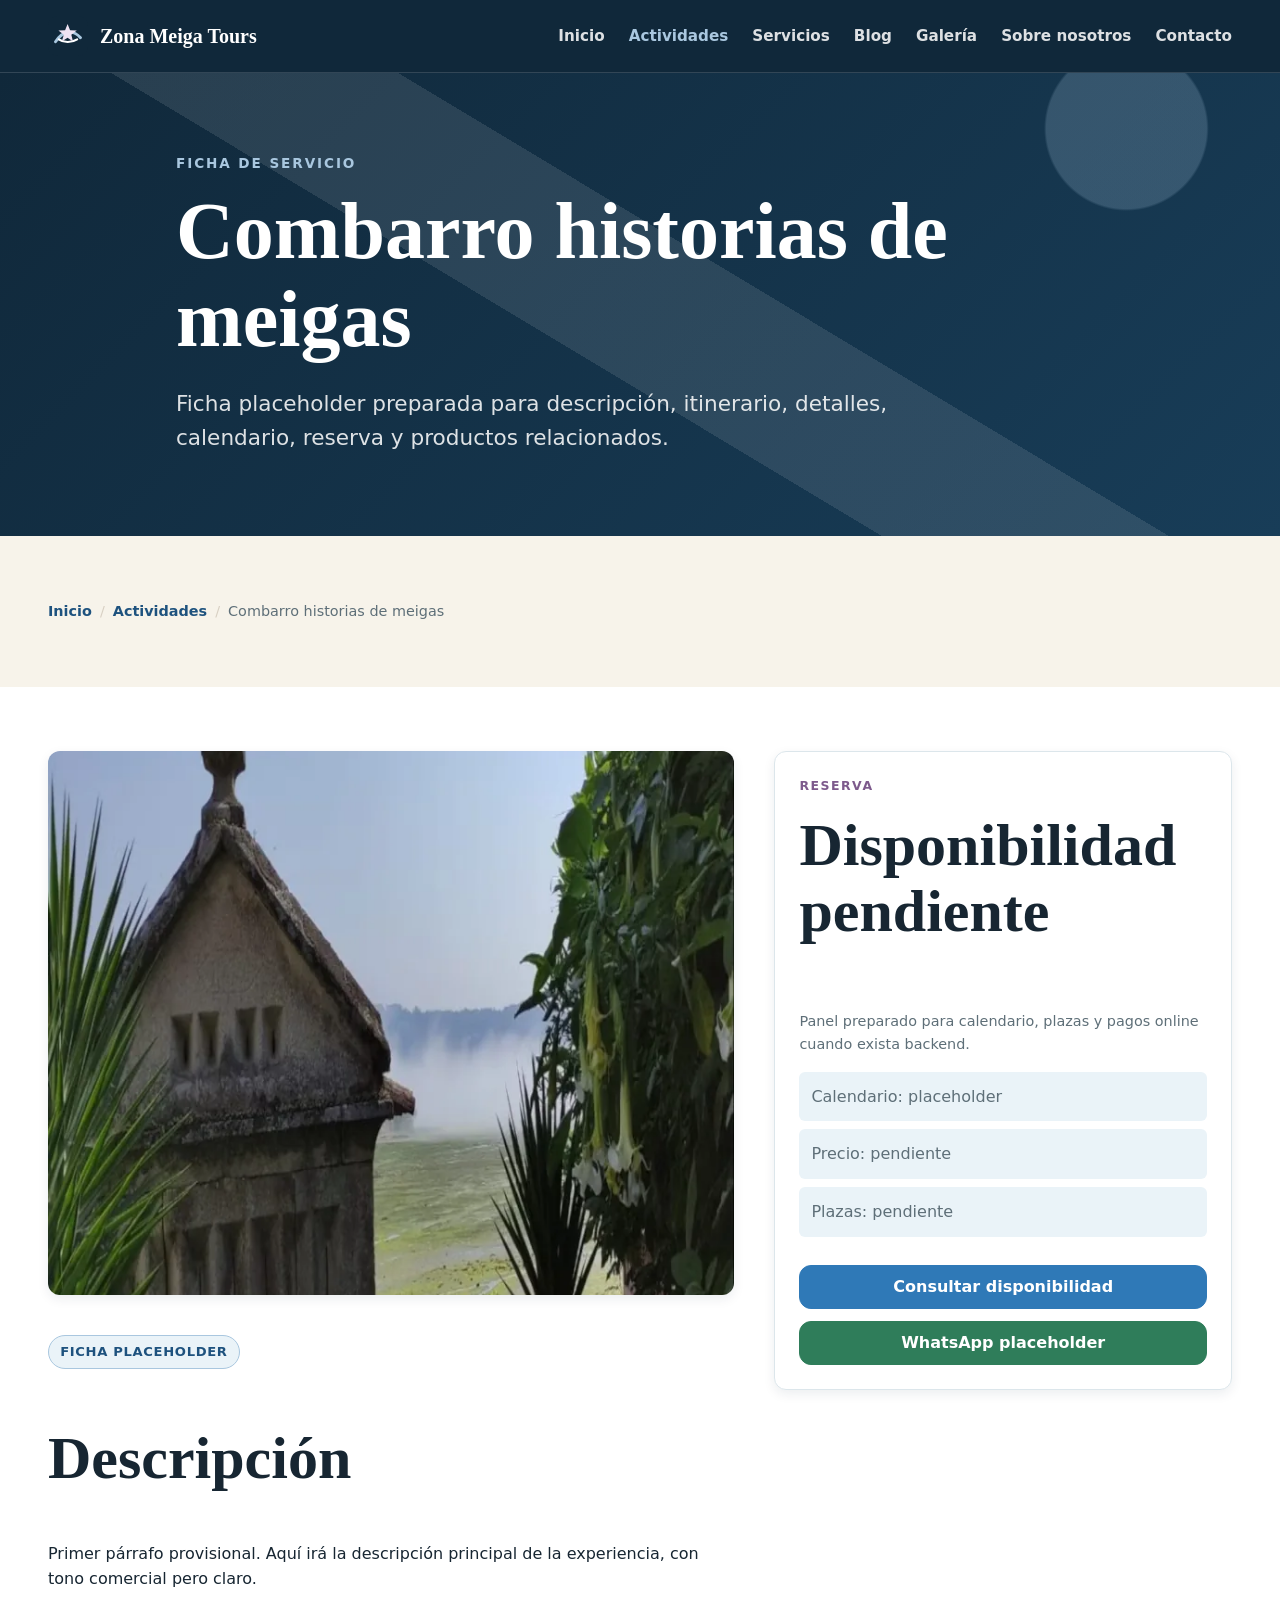
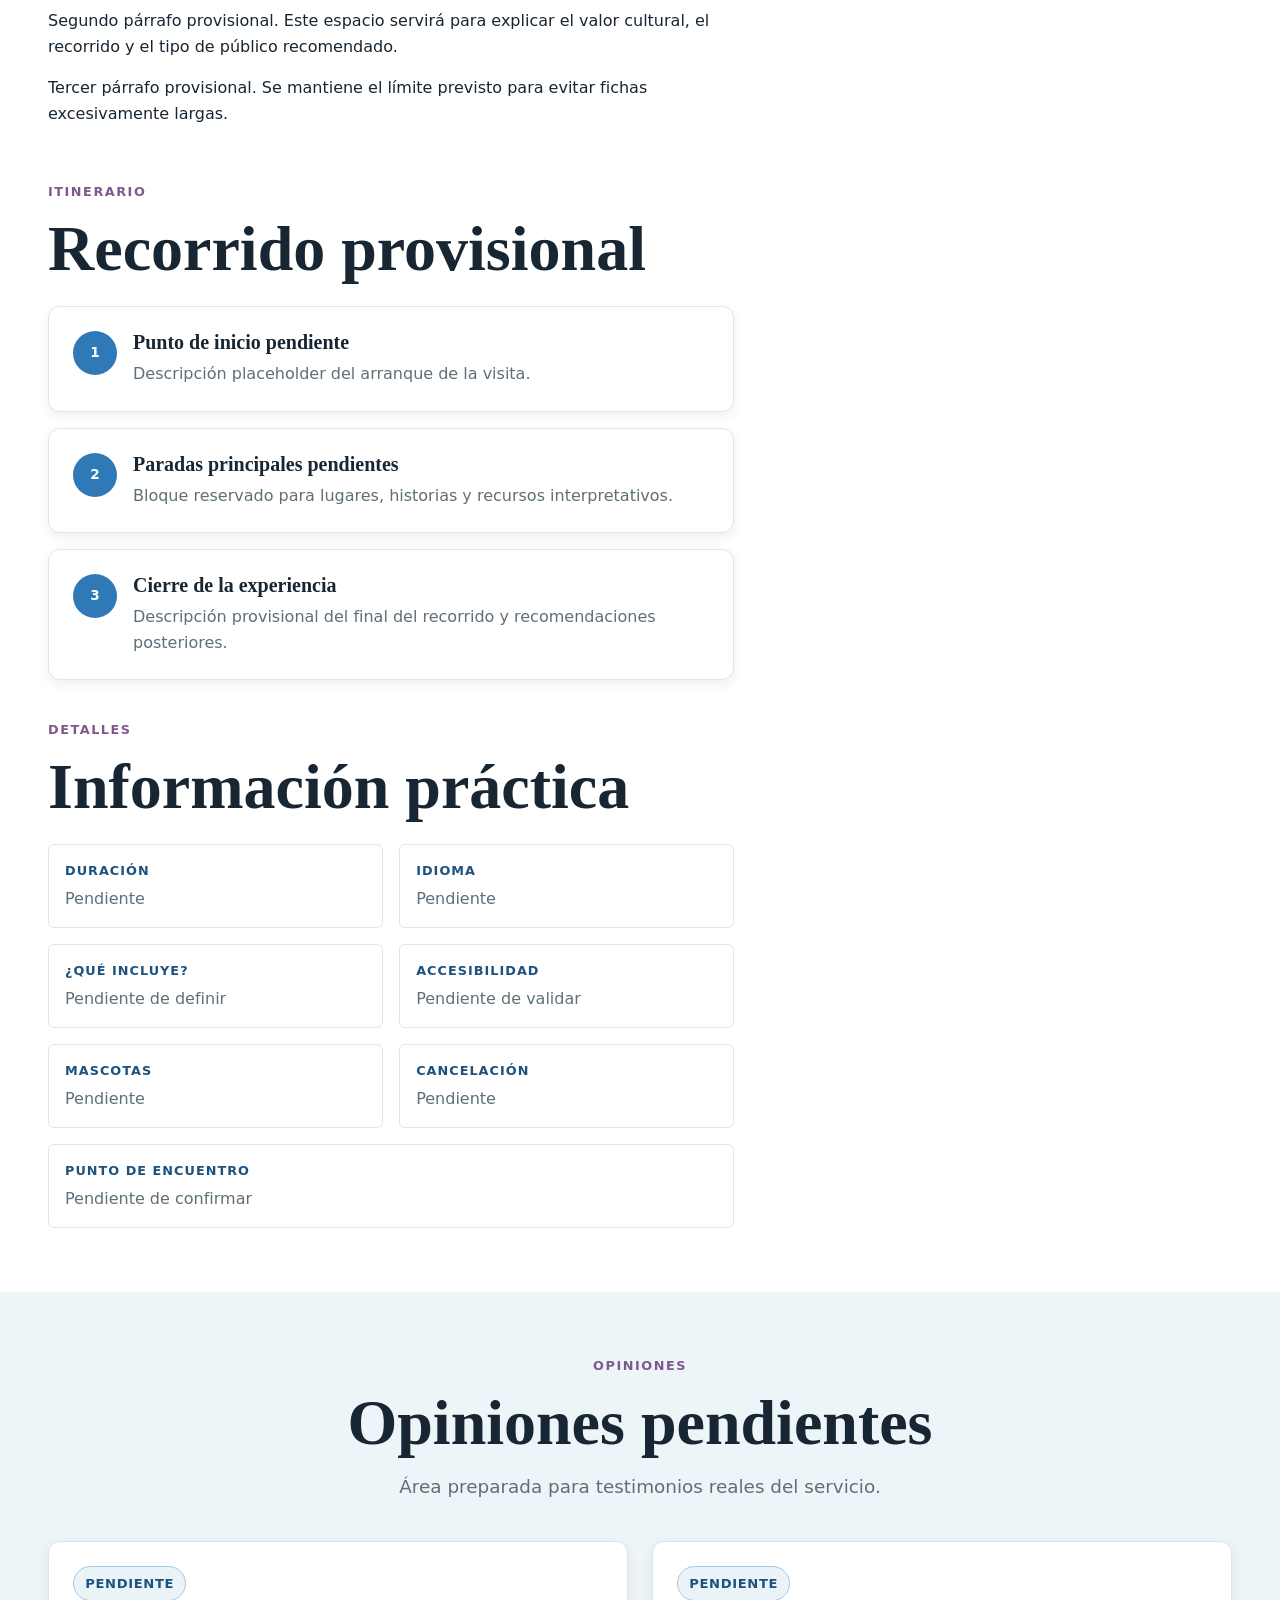
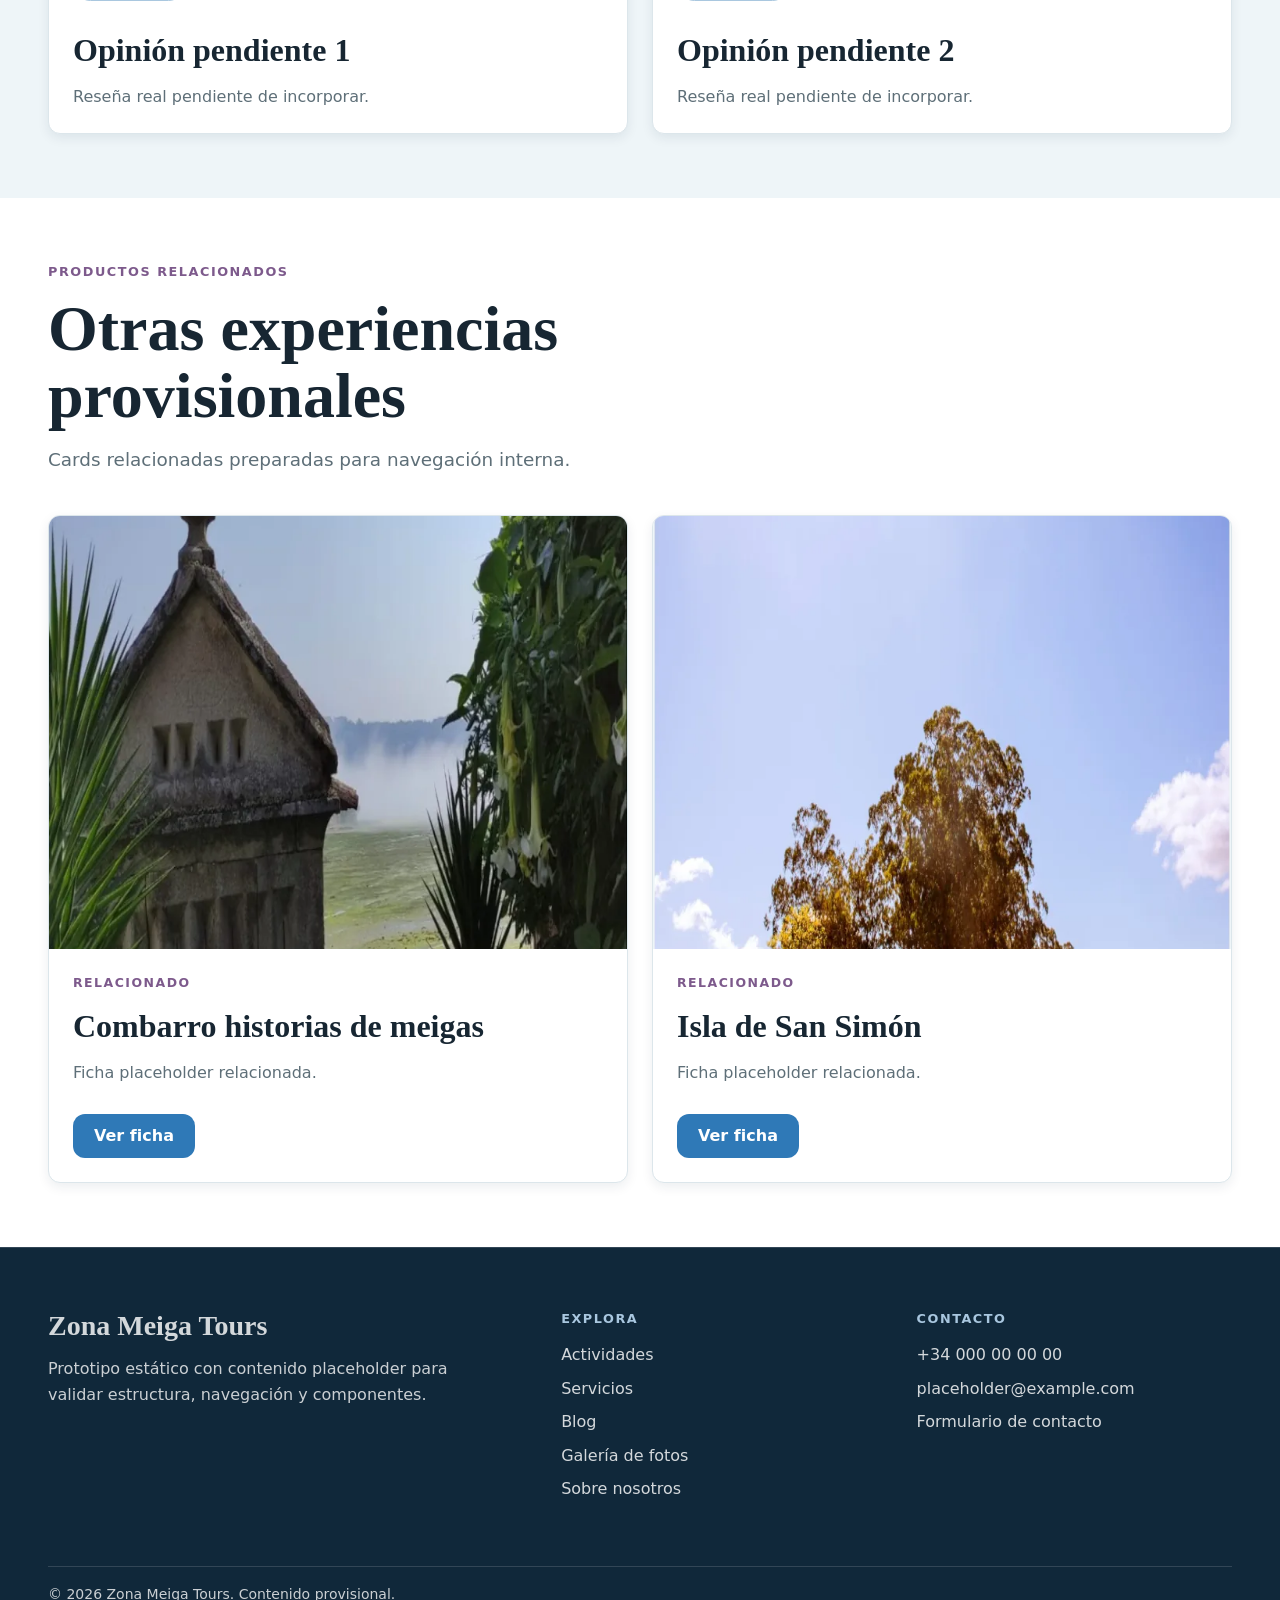
<file: servicio-combarro-meigas.html>
<!DOCTYPE html>

<html lang="es">
<head>
<meta charset="utf-8"/>
<meta content="width=device-width, initial-scale=1" name="viewport"/>
<meta content="Ficha placeholder de Combarro historias de meigas." name="description"/>
<title>Combarro historias de meigas | Zona Meiga Tours</title>
<link href="assets/css/styles.css" rel="stylesheet"/>
<script defer="" src="assets/js/main.js"></script>
</head>
<body>
<a class="skip-link" href="#contenido">Saltar al contenido principal</a>
<header class="site-header">
<div class="container site-header__inner">
<div class="site-header__top">
<a aria-label="Ir al inicio" class="site-logo" href="index.html">
<img alt="" src="assets/img/logo.svg"/>
<span>Zona Meiga Tours</span>
</a>
<button aria-controls="main-menu" aria-expanded="false" class="nav-toggle" type="button">
          Menú
        </button>
</div>
<nav aria-label="Navegación principal" class="site-nav">
<ul class="nav-list" id="main-menu">
<li><a href="index.html">Inicio</a></li>
<li><a aria-current="page" href="servicios-rias-baixas.html">Actividades</a></li>
<li><a href="servicios.html">Servicios</a></li>
<li><a href="blog.html">Blog</a></li>
<li><a href="galeria.html">Galería</a></li>
<li><a href="sobre.html">Sobre nosotros</a></li>
<li><a href="contacto.html">Contacto</a></li>
</ul>
</nav>
</div>
</header>
<main id="contenido">
<section class="hero hero--compact">
<div class="container hero__content">
<p class="hero__eyebrow">Ficha de servicio</p>
<h1 class="hero__title">Combarro historias de meigas</h1>
<p class="hero__text">Ficha placeholder preparada para descripción, itinerario, detalles, calendario, reserva y productos relacionados.</p>
</div>
</section>
<section class="section section--light">
<div class="container">
<nav aria-label="Migas de pan" class="breadcrumb">
<ol>
<li><a href="index.html">Inicio</a></li>
<li><a href="servicios-rias-baixas.html">Actividades</a></li>
<li aria-current="page">Combarro historias de meigas</li>
</ol>
</nav>
</div>
</section>
<section class="section section--surface">
<div class="container service-detail">
<article class="service-detail__content flow">
<div class="service-detail__media">
<img alt="Imagen actual de Combarro vinculada a historias de meigas" loading="lazy" src="assets/img/combarro-meigas.webp"/>
</div>
<p class="placeholder-note">Ficha placeholder</p>
<section aria-labelledby="descripcion-servicio" class="flow">
<h2 id="descripcion-servicio">Descripción</h2>
<p>Primer párrafo provisional. Aquí irá la descripción principal de la experiencia, con tono comercial pero claro.</p>
<p>Segundo párrafo provisional. Este espacio servirá para explicar el valor cultural, el recorrido y el tipo de público recomendado.</p>
<p>Tercer párrafo provisional. Se mantiene el límite previsto para evitar fichas excesivamente largas.</p>
</section>
<section aria-labelledby="itinerario-servicio">
<header class="section-heading section-heading--compact">
<p class="section-heading__eyebrow">Itinerario</p>
<h2 class="section-heading__title" id="itinerario-servicio">Recorrido provisional</h2>
</header>
<ol class="timeline-list">
<li class="timeline-list__item">
<span class="timeline-list__step">1</span>
<div>
<h3>Punto de inicio pendiente</h3>
<p>Descripción placeholder del arranque de la visita.</p>
</div>
</li>
<li class="timeline-list__item">
<span class="timeline-list__step">2</span>
<div>
<h3>Paradas principales pendientes</h3>
<p>Bloque reservado para lugares, historias y recursos interpretativos.</p>
</div>
</li>
<li class="timeline-list__item">
<span class="timeline-list__step">3</span>
<div>
<h3>Cierre de la experiencia</h3>
<p>Descripción provisional del final del recorrido y recomendaciones posteriores.</p>
</div>
</li>
</ol>
</section>
<section aria-labelledby="detalles-servicio">
<header class="section-heading section-heading--compact">
<p class="section-heading__eyebrow">Detalles</p>
<h2 class="section-heading__title" id="detalles-servicio">Información práctica</h2>
</header>
<ul class="detail-list detail-list--two-columns">
<li class="detail-list__item"><span class="detail-list__label">Duración</span><span class="detail-list__value">Pendiente</span></li>
<li class="detail-list__item"><span class="detail-list__label">Idioma</span><span class="detail-list__value">Pendiente</span></li>
<li class="detail-list__item"><span class="detail-list__label">¿Qué incluye?</span><span class="detail-list__value">Pendiente de definir</span></li>
<li class="detail-list__item"><span class="detail-list__label">Accesibilidad</span><span class="detail-list__value">Pendiente de validar</span></li>
<li class="detail-list__item"><span class="detail-list__label">Mascotas</span><span class="detail-list__value">Pendiente</span></li>
<li class="detail-list__item"><span class="detail-list__label">Cancelación</span><span class="detail-list__value">Pendiente</span></li>
<li class="detail-list__item detail-list__item--wide"><span class="detail-list__label">Punto de encuentro</span><span class="detail-list__value">Pendiente de confirmar</span></li>
</ul>
</section>
</article>
<aside aria-label="Reserva provisional" class="reservation-panel" id="reserva">
<p class="reservation-panel__eyebrow">Reserva</p>
<h2>Disponibilidad pendiente</h2>
<p class="reservation-panel__note">Panel preparado para calendario, plazas y pagos online cuando exista backend.</p>
<ul class="reservation-summary">
<li>Calendario: placeholder</li>
<li>Precio: pendiente</li>
<li>Plazas: pendiente</li>
</ul>
<div class="reservation-panel__actions">
<a class="button button--booking" href="contacto.html">Consultar disponibilidad</a>
<a class="button button--whatsapp" href="https://wa.me/34000000000">WhatsApp placeholder</a>
</div>
</aside>
</div>
</section>
<section class="section section--soft">
<div class="container">
<header class="section-heading section-heading--center">
<p class="section-heading__eyebrow">Opiniones</p>
<h2 class="section-heading__title">Opiniones pendientes</h2>
<p class="section-heading__text">Área preparada para testimonios reales del servicio.</p>
</header>
<div class="review-grid">
<article class="placeholder-card">
<p class="placeholder-note">Pendiente</p>
<h3 class="placeholder-card__title">Opinión pendiente 1</h3>
<p class="placeholder-card__text">Reseña real pendiente de incorporar.</p>
</article>
<article class="placeholder-card">
<p class="placeholder-note">Pendiente</p>
<h3 class="placeholder-card__title">Opinión pendiente 2</h3>
<p class="placeholder-card__text">Reseña real pendiente de incorporar.</p>
</article>
</div>
</div>
</section>
<section class="section section--surface">
<div class="container">
<header class="section-heading">
<p class="section-heading__eyebrow">Productos relacionados</p>
<h2 class="section-heading__title">Otras experiencias provisionales</h2>
<p class="section-heading__text">Cards relacionadas preparadas para navegación interna.</p>
</header>
<div class="recommended-grid">
<article class="editorial-card">
<div class="editorial-card__media">
<img alt="Imagen actual de Combarro vinculada a historias de meigas" loading="lazy" src="assets/img/combarro-meigas.webp"/>
</div>
<div class="editorial-card__body">
<p class="editorial-card__eyebrow">Relacionado</p>
<h3 class="editorial-card__title">Combarro historias de meigas</h3>
<p class="editorial-card__text">Ficha placeholder relacionada.</p>
<div class="editorial-card__actions">
<a class="button" href="servicio-combarro-meigas.html">Ver ficha</a>
</div>
</div>
</article>
<article class="editorial-card">
<div class="editorial-card__media">
<img alt="Imagen actual de la experiencia de la Isla de San Simón" loading="lazy" src="assets/img/san-simon.webp"/>
</div>
<div class="editorial-card__body">
<p class="editorial-card__eyebrow">Relacionado</p>
<h3 class="editorial-card__title">Isla de San Simón</h3>
<p class="editorial-card__text">Ficha placeholder relacionada.</p>
<div class="editorial-card__actions">
<a class="button" href="servicio-isla-san-simon.html">Ver ficha</a>
</div>
</div>
</article>
</div>
</div>
</section>
</main>
<footer class="site-footer">
<div class="container site-footer__inner">
<div class="site-footer__brand">
<a class="site-footer__logo" href="index.html">Zona Meiga Tours</a>
<p>Prototipo estático con contenido placeholder para validar estructura, navegación y componentes.</p>
</div>
<nav aria-label="Navegación secundaria" class="site-footer__nav">
<h2 class="site-footer__title">Explora</h2>
<ul>
<li><a href="servicios-rias-baixas.html">Actividades</a></li>
<li><a href="servicios.html">Servicios</a></li>
<li><a href="blog.html">Blog</a></li>
<li><a href="galeria.html">Galería de fotos</a></li>
<li><a href="sobre.html">Sobre nosotros</a></li>
</ul>
</nav>
<div class="site-footer__contact">
<h2 class="site-footer__title">Contacto</h2>
<ul>
<li><a href="tel:+34000000000">+34 000 00 00 00</a></li>
<li><a href="mailto:placeholder@example.com">placeholder@example.com</a></li>
<li><a href="contacto.html">Formulario de contacto</a></li>
</ul>
</div>
</div>
<div class="container site-footer__bottom">
<p>© 2026 Zona Meiga Tours. Contenido provisional.</p>
</div>
</footer>
</body>
</html>
</file>
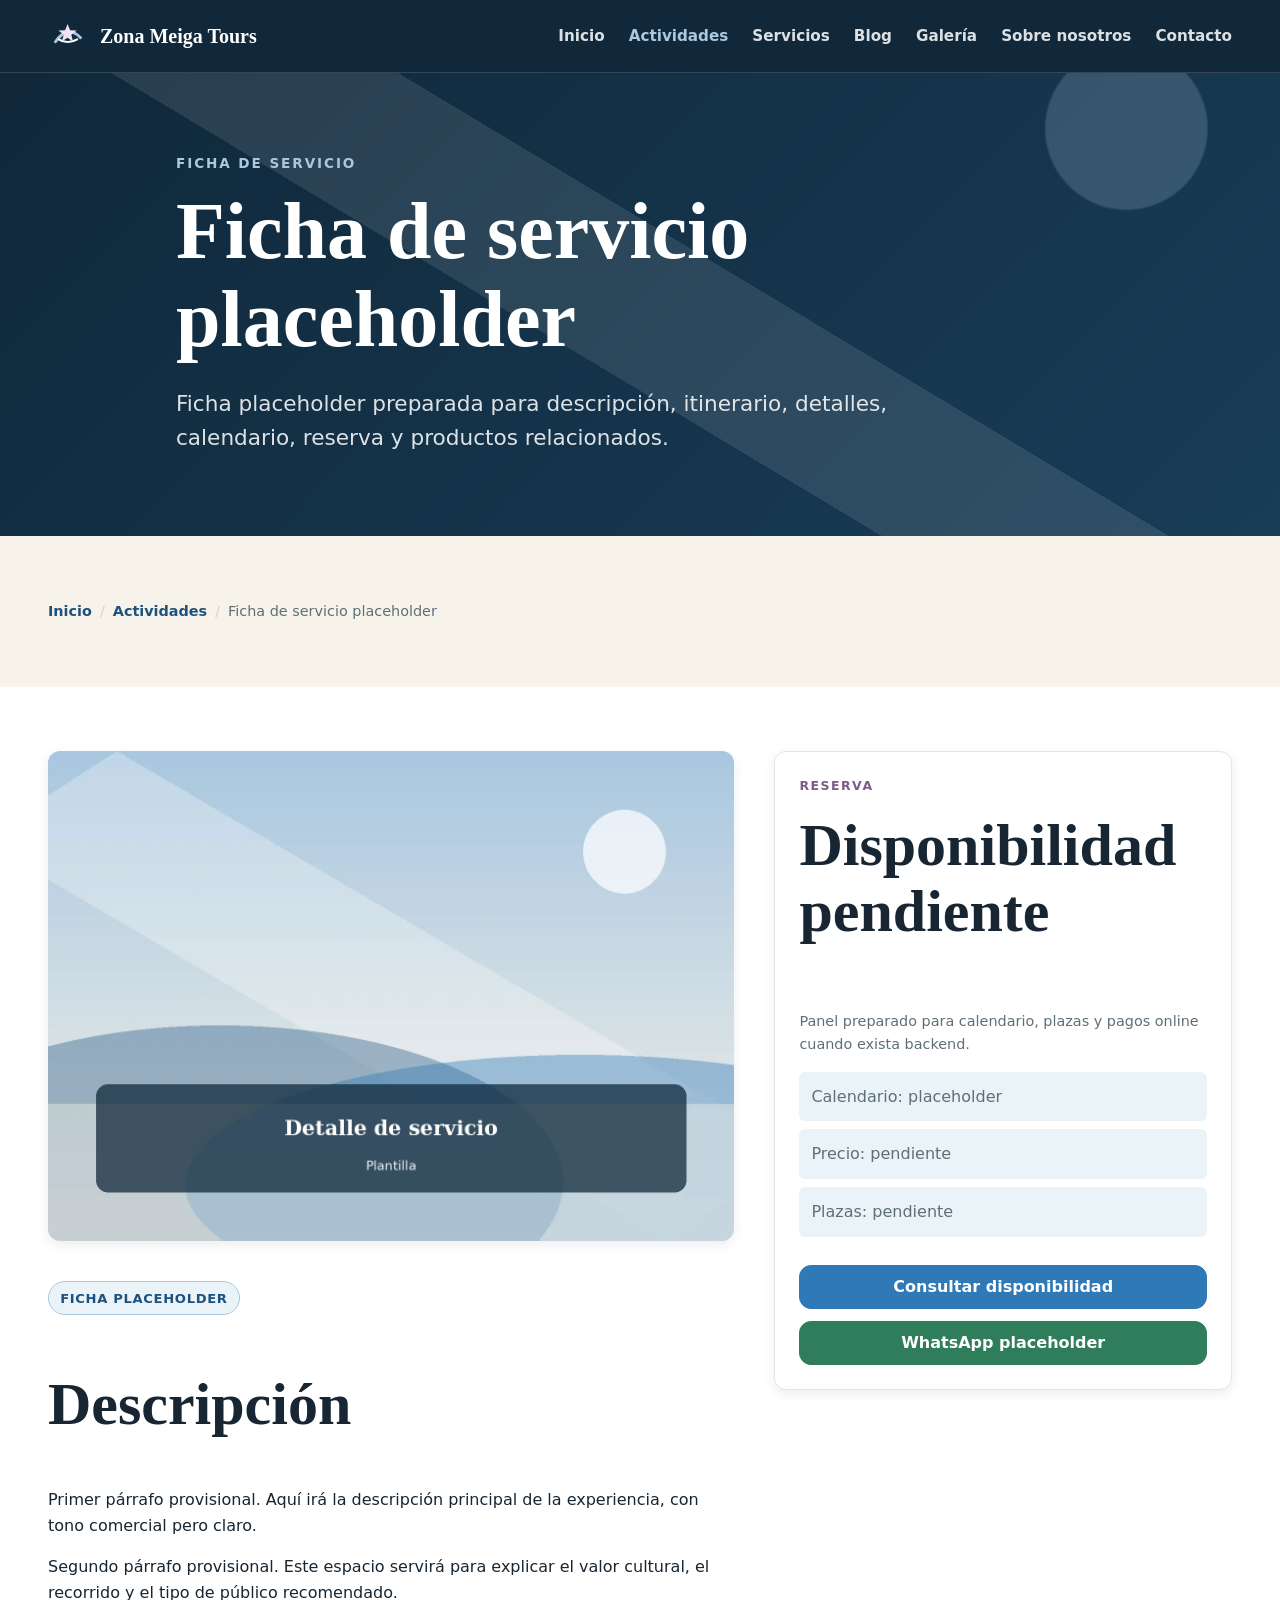
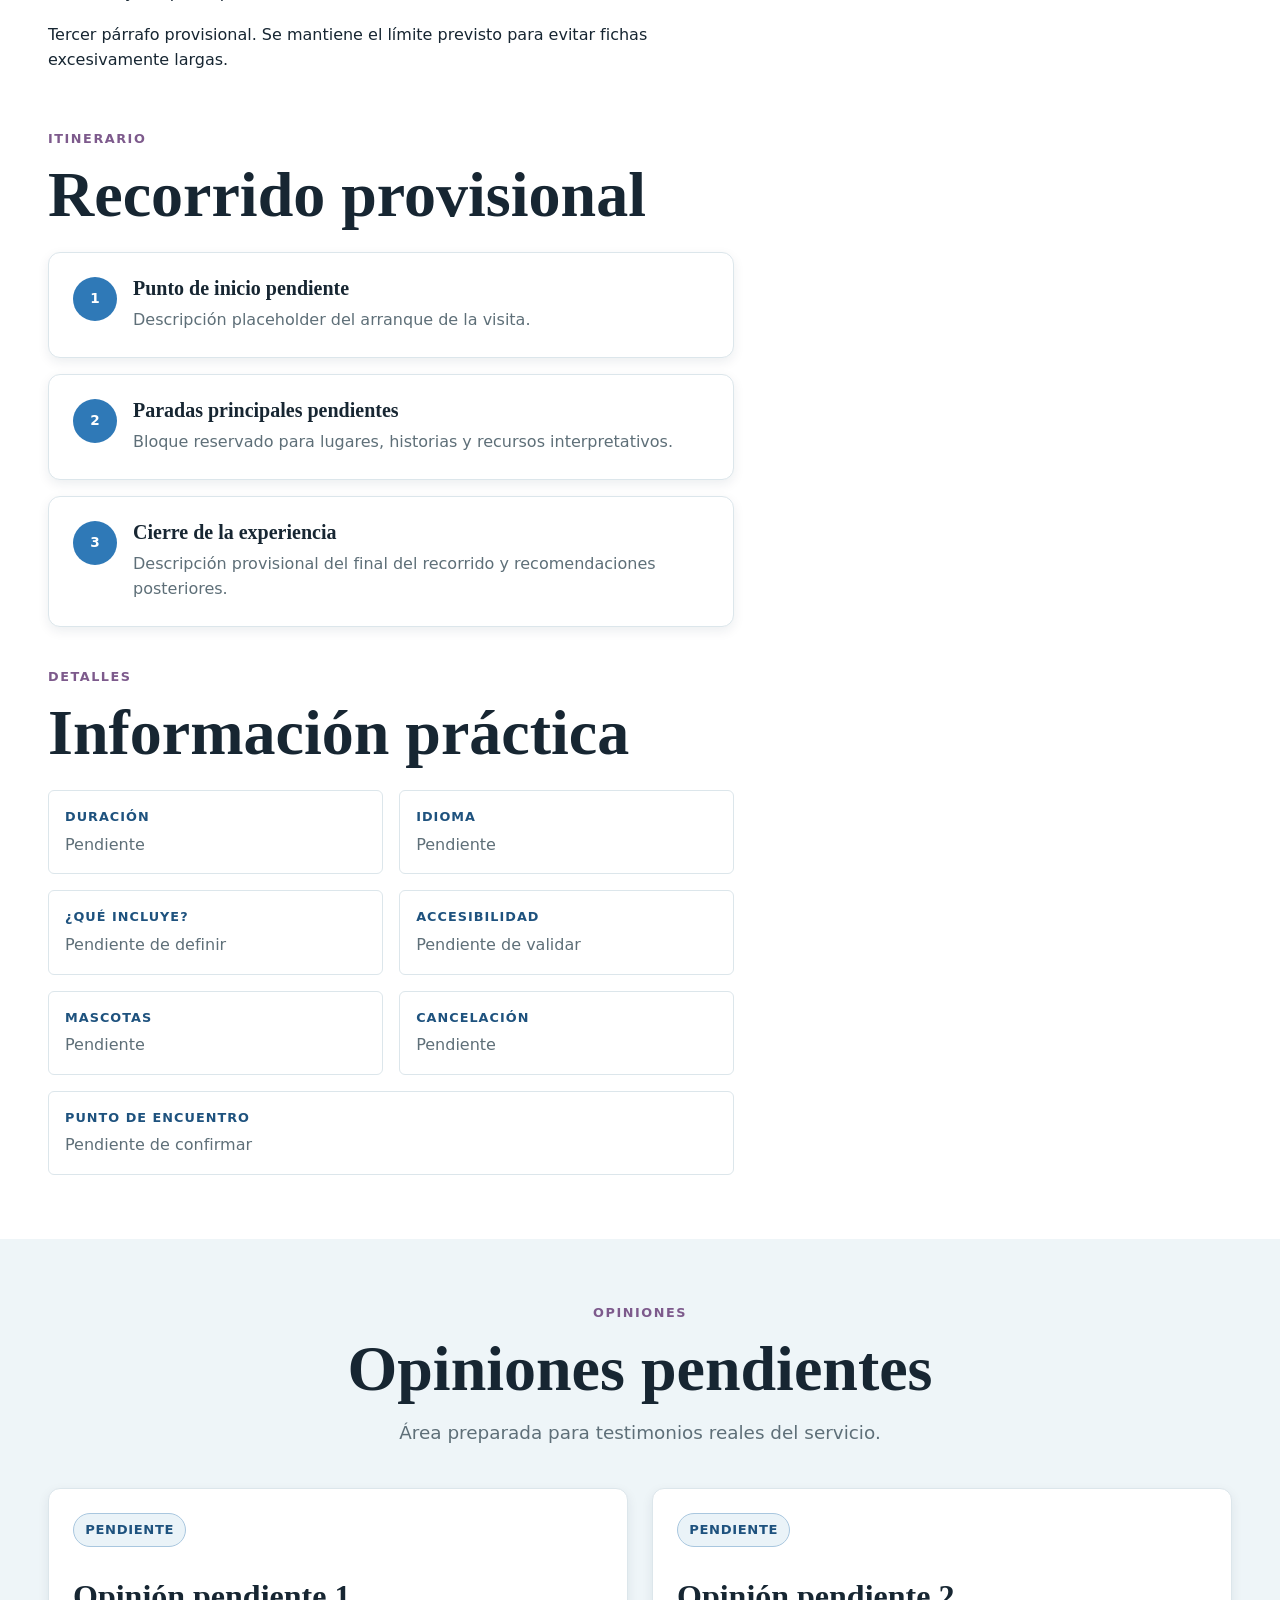
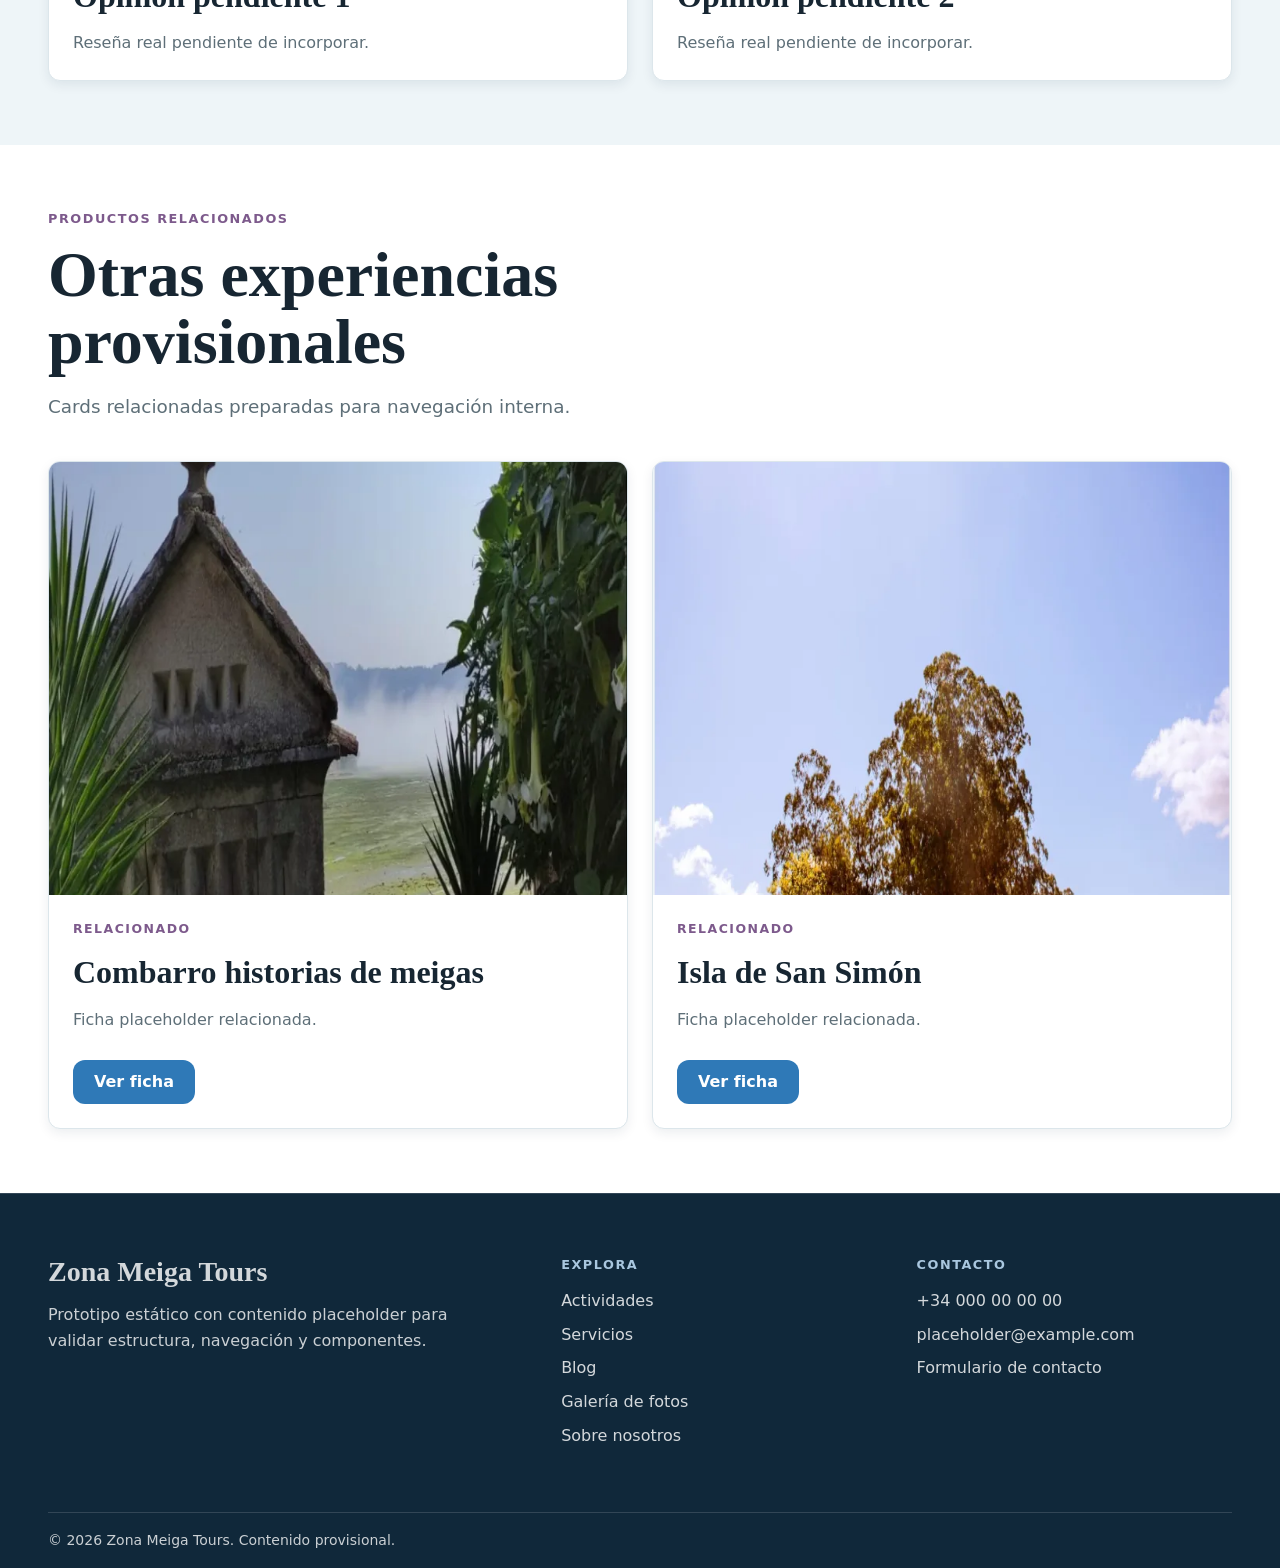
<file: servicio-generico.html>
<!DOCTYPE html>

<html lang="es">
<head>
<meta charset="utf-8"/>
<meta content="width=device-width, initial-scale=1" name="viewport"/>
<meta content="Ficha de servicio placeholder." name="description"/>
<title>Ficha de servicio placeholder | Zona Meiga Tours</title>
<link href="assets/css/styles.css" rel="stylesheet"/>
<script defer="" src="assets/js/main.js"></script>
</head>
<body>
<a class="skip-link" href="#contenido">Saltar al contenido principal</a>
<header class="site-header">
<div class="container site-header__inner">
<div class="site-header__top">
<a aria-label="Ir al inicio" class="site-logo" href="index.html">
<img alt="" src="assets/img/logo.svg"/>
<span>Zona Meiga Tours</span>
</a>
<button aria-controls="main-menu" aria-expanded="false" class="nav-toggle" type="button">
          Menú
        </button>
</div>
<nav aria-label="Navegación principal" class="site-nav">
<ul class="nav-list" id="main-menu">
<li><a href="index.html">Inicio</a></li>
<li><a aria-current="page" href="servicios-rias-baixas.html">Actividades</a></li>
<li><a href="servicios.html">Servicios</a></li>
<li><a href="blog.html">Blog</a></li>
<li><a href="galeria.html">Galería</a></li>
<li><a href="sobre.html">Sobre nosotros</a></li>
<li><a href="contacto.html">Contacto</a></li>
</ul>
</nav>
</div>
</header>
<main id="contenido">
<section class="hero hero--compact">
<div class="container hero__content">
<p class="hero__eyebrow">Ficha de servicio</p>
<h1 class="hero__title">Ficha de servicio placeholder</h1>
<p class="hero__text">Ficha placeholder preparada para descripción, itinerario, detalles, calendario, reserva y productos relacionados.</p>
</div>
</section>
<section class="section section--light">
<div class="container">
<nav aria-label="Migas de pan" class="breadcrumb">
<ol>
<li><a href="index.html">Inicio</a></li>
<li><a href="servicios-rias-baixas.html">Actividades</a></li>
<li aria-current="page">Ficha de servicio placeholder</li>
</ol>
</nav>
</div>
</section>
<section class="section section--surface">
<div class="container service-detail">
<article class="service-detail__content flow">
<div class="service-detail__media">
<img alt="Imagen actual de servicio pendiente de contenido final" loading="lazy" src="assets/img/service-detail.webp"/>
</div>
<p class="placeholder-note">Ficha placeholder</p>
<section aria-labelledby="descripcion-servicio" class="flow">
<h2 id="descripcion-servicio">Descripción</h2>
<p>Primer párrafo provisional. Aquí irá la descripción principal de la experiencia, con tono comercial pero claro.</p>
<p>Segundo párrafo provisional. Este espacio servirá para explicar el valor cultural, el recorrido y el tipo de público recomendado.</p>
<p>Tercer párrafo provisional. Se mantiene el límite previsto para evitar fichas excesivamente largas.</p>
</section>
<section aria-labelledby="itinerario-servicio">
<header class="section-heading section-heading--compact">
<p class="section-heading__eyebrow">Itinerario</p>
<h2 class="section-heading__title" id="itinerario-servicio">Recorrido provisional</h2>
</header>
<ol class="timeline-list">
<li class="timeline-list__item">
<span class="timeline-list__step">1</span>
<div>
<h3>Punto de inicio pendiente</h3>
<p>Descripción placeholder del arranque de la visita.</p>
</div>
</li>
<li class="timeline-list__item">
<span class="timeline-list__step">2</span>
<div>
<h3>Paradas principales pendientes</h3>
<p>Bloque reservado para lugares, historias y recursos interpretativos.</p>
</div>
</li>
<li class="timeline-list__item">
<span class="timeline-list__step">3</span>
<div>
<h3>Cierre de la experiencia</h3>
<p>Descripción provisional del final del recorrido y recomendaciones posteriores.</p>
</div>
</li>
</ol>
</section>
<section aria-labelledby="detalles-servicio">
<header class="section-heading section-heading--compact">
<p class="section-heading__eyebrow">Detalles</p>
<h2 class="section-heading__title" id="detalles-servicio">Información práctica</h2>
</header>
<ul class="detail-list detail-list--two-columns">
<li class="detail-list__item"><span class="detail-list__label">Duración</span><span class="detail-list__value">Pendiente</span></li>
<li class="detail-list__item"><span class="detail-list__label">Idioma</span><span class="detail-list__value">Pendiente</span></li>
<li class="detail-list__item"><span class="detail-list__label">¿Qué incluye?</span><span class="detail-list__value">Pendiente de definir</span></li>
<li class="detail-list__item"><span class="detail-list__label">Accesibilidad</span><span class="detail-list__value">Pendiente de validar</span></li>
<li class="detail-list__item"><span class="detail-list__label">Mascotas</span><span class="detail-list__value">Pendiente</span></li>
<li class="detail-list__item"><span class="detail-list__label">Cancelación</span><span class="detail-list__value">Pendiente</span></li>
<li class="detail-list__item detail-list__item--wide"><span class="detail-list__label">Punto de encuentro</span><span class="detail-list__value">Pendiente de confirmar</span></li>
</ul>
</section>
</article>
<aside aria-label="Reserva provisional" class="reservation-panel" id="reserva">
<p class="reservation-panel__eyebrow">Reserva</p>
<h2>Disponibilidad pendiente</h2>
<p class="reservation-panel__note">Panel preparado para calendario, plazas y pagos online cuando exista backend.</p>
<ul class="reservation-summary">
<li>Calendario: placeholder</li>
<li>Precio: pendiente</li>
<li>Plazas: pendiente</li>
</ul>
<div class="reservation-panel__actions">
<a class="button button--booking" href="contacto.html">Consultar disponibilidad</a>
<a class="button button--whatsapp" href="https://wa.me/34000000000">WhatsApp placeholder</a>
</div>
</aside>
</div>
</section>
<section class="section section--soft">
<div class="container">
<header class="section-heading section-heading--center">
<p class="section-heading__eyebrow">Opiniones</p>
<h2 class="section-heading__title">Opiniones pendientes</h2>
<p class="section-heading__text">Área preparada para testimonios reales del servicio.</p>
</header>
<div class="review-grid">
<article class="placeholder-card">
<p class="placeholder-note">Pendiente</p>
<h3 class="placeholder-card__title">Opinión pendiente 1</h3>
<p class="placeholder-card__text">Reseña real pendiente de incorporar.</p>
</article>
<article class="placeholder-card">
<p class="placeholder-note">Pendiente</p>
<h3 class="placeholder-card__title">Opinión pendiente 2</h3>
<p class="placeholder-card__text">Reseña real pendiente de incorporar.</p>
</article>
</div>
</div>
</section>
<section class="section section--surface">
<div class="container">
<header class="section-heading">
<p class="section-heading__eyebrow">Productos relacionados</p>
<h2 class="section-heading__title">Otras experiencias provisionales</h2>
<p class="section-heading__text">Cards relacionadas preparadas para navegación interna.</p>
</header>
<div class="recommended-grid">
<article class="editorial-card">
<div class="editorial-card__media">
<img alt="Imagen actual de Combarro vinculada a historias de meigas" loading="lazy" src="assets/img/combarro-meigas.webp"/>
</div>
<div class="editorial-card__body">
<p class="editorial-card__eyebrow">Relacionado</p>
<h3 class="editorial-card__title">Combarro historias de meigas</h3>
<p class="editorial-card__text">Ficha placeholder relacionada.</p>
<div class="editorial-card__actions">
<a class="button" href="servicio-combarro-meigas.html">Ver ficha</a>
</div>
</div>
</article>
<article class="editorial-card">
<div class="editorial-card__media">
<img alt="Imagen actual de la experiencia de la Isla de San Simón" loading="lazy" src="assets/img/san-simon.webp"/>
</div>
<div class="editorial-card__body">
<p class="editorial-card__eyebrow">Relacionado</p>
<h3 class="editorial-card__title">Isla de San Simón</h3>
<p class="editorial-card__text">Ficha placeholder relacionada.</p>
<div class="editorial-card__actions">
<a class="button" href="servicio-isla-san-simon.html">Ver ficha</a>
</div>
</div>
</article>
</div>
</div>
</section>
</main>
<footer class="site-footer">
<div class="container site-footer__inner">
<div class="site-footer__brand">
<a class="site-footer__logo" href="index.html">Zona Meiga Tours</a>
<p>Prototipo estático con contenido placeholder para validar estructura, navegación y componentes.</p>
</div>
<nav aria-label="Navegación secundaria" class="site-footer__nav">
<h2 class="site-footer__title">Explora</h2>
<ul>
<li><a href="servicios-rias-baixas.html">Actividades</a></li>
<li><a href="servicios.html">Servicios</a></li>
<li><a href="blog.html">Blog</a></li>
<li><a href="galeria.html">Galería de fotos</a></li>
<li><a href="sobre.html">Sobre nosotros</a></li>
</ul>
</nav>
<div class="site-footer__contact">
<h2 class="site-footer__title">Contacto</h2>
<ul>
<li><a href="tel:+34000000000">+34 000 00 00 00</a></li>
<li><a href="mailto:placeholder@example.com">placeholder@example.com</a></li>
<li><a href="contacto.html">Formulario de contacto</a></li>
</ul>
</div>
</div>
<div class="container site-footer__bottom">
<p>© 2026 Zona Meiga Tours. Contenido provisional.</p>
</div>
</footer>
</body>
</html>
</file>
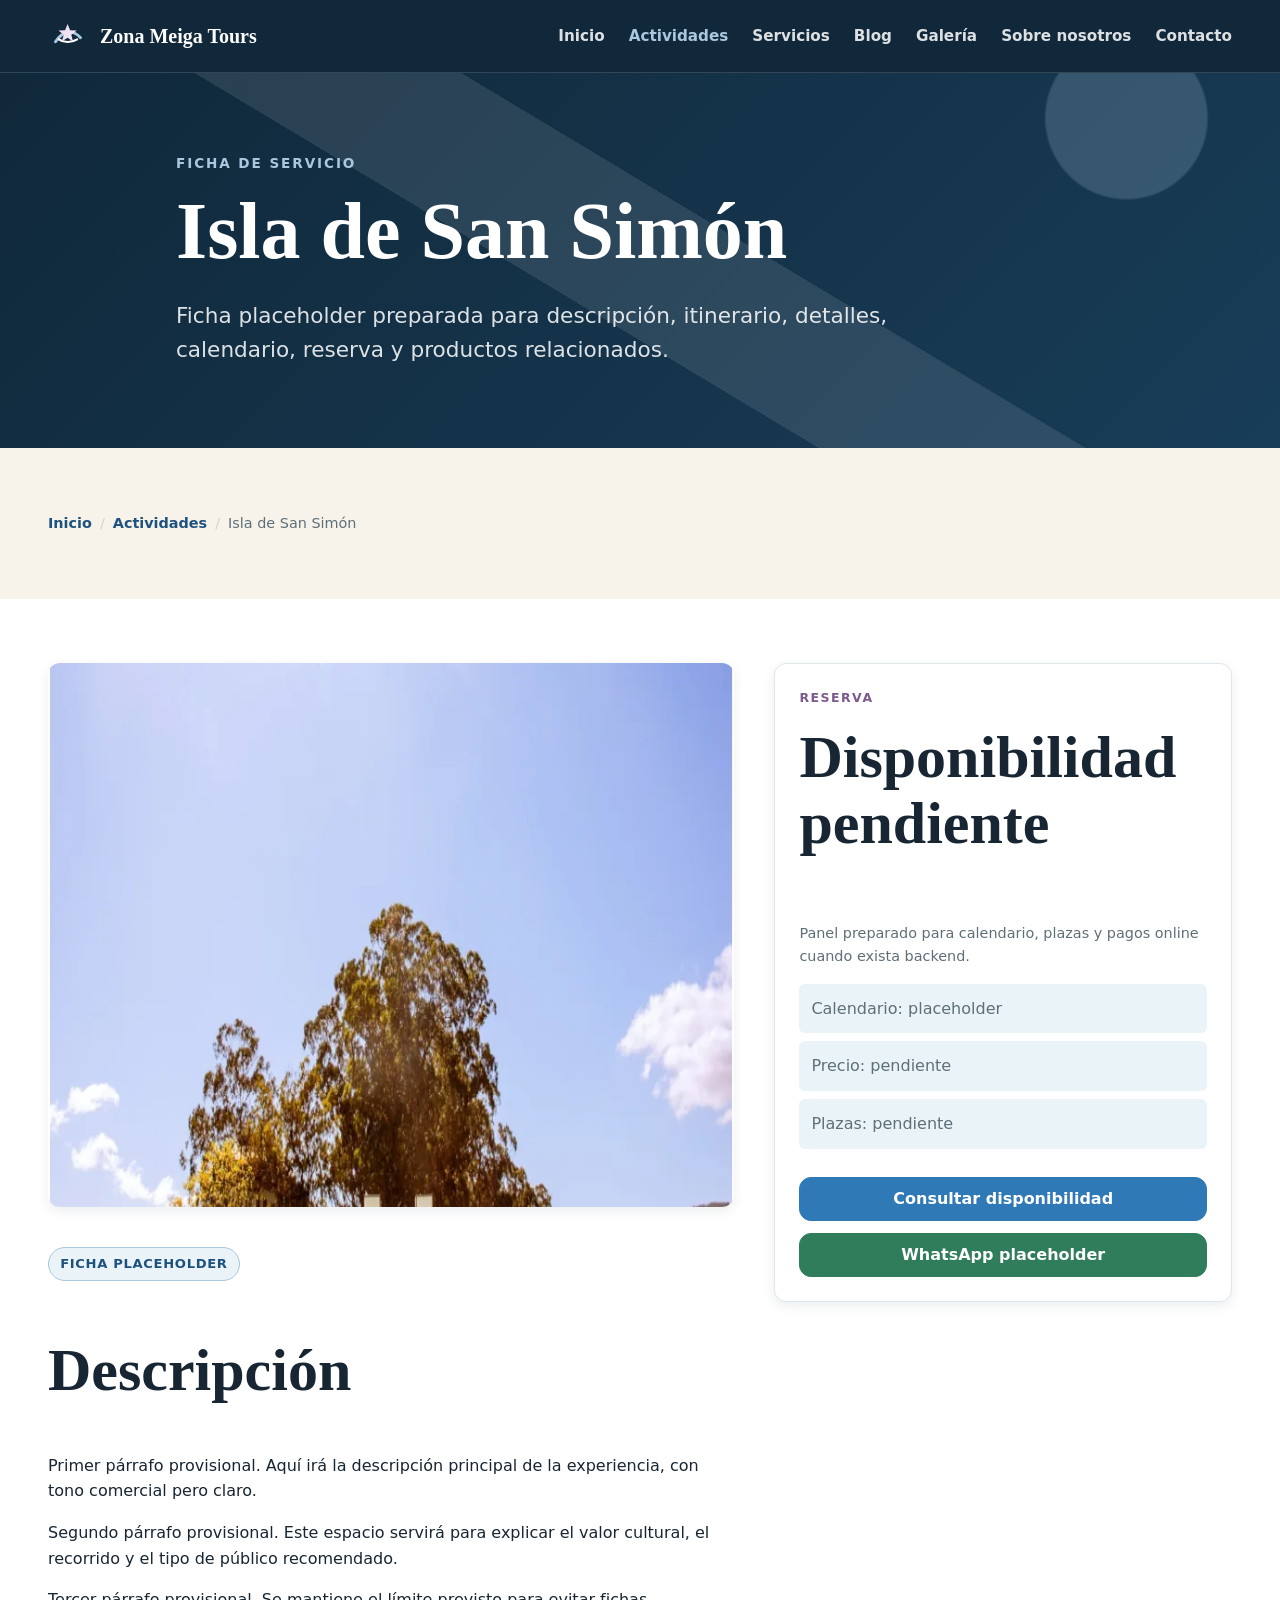
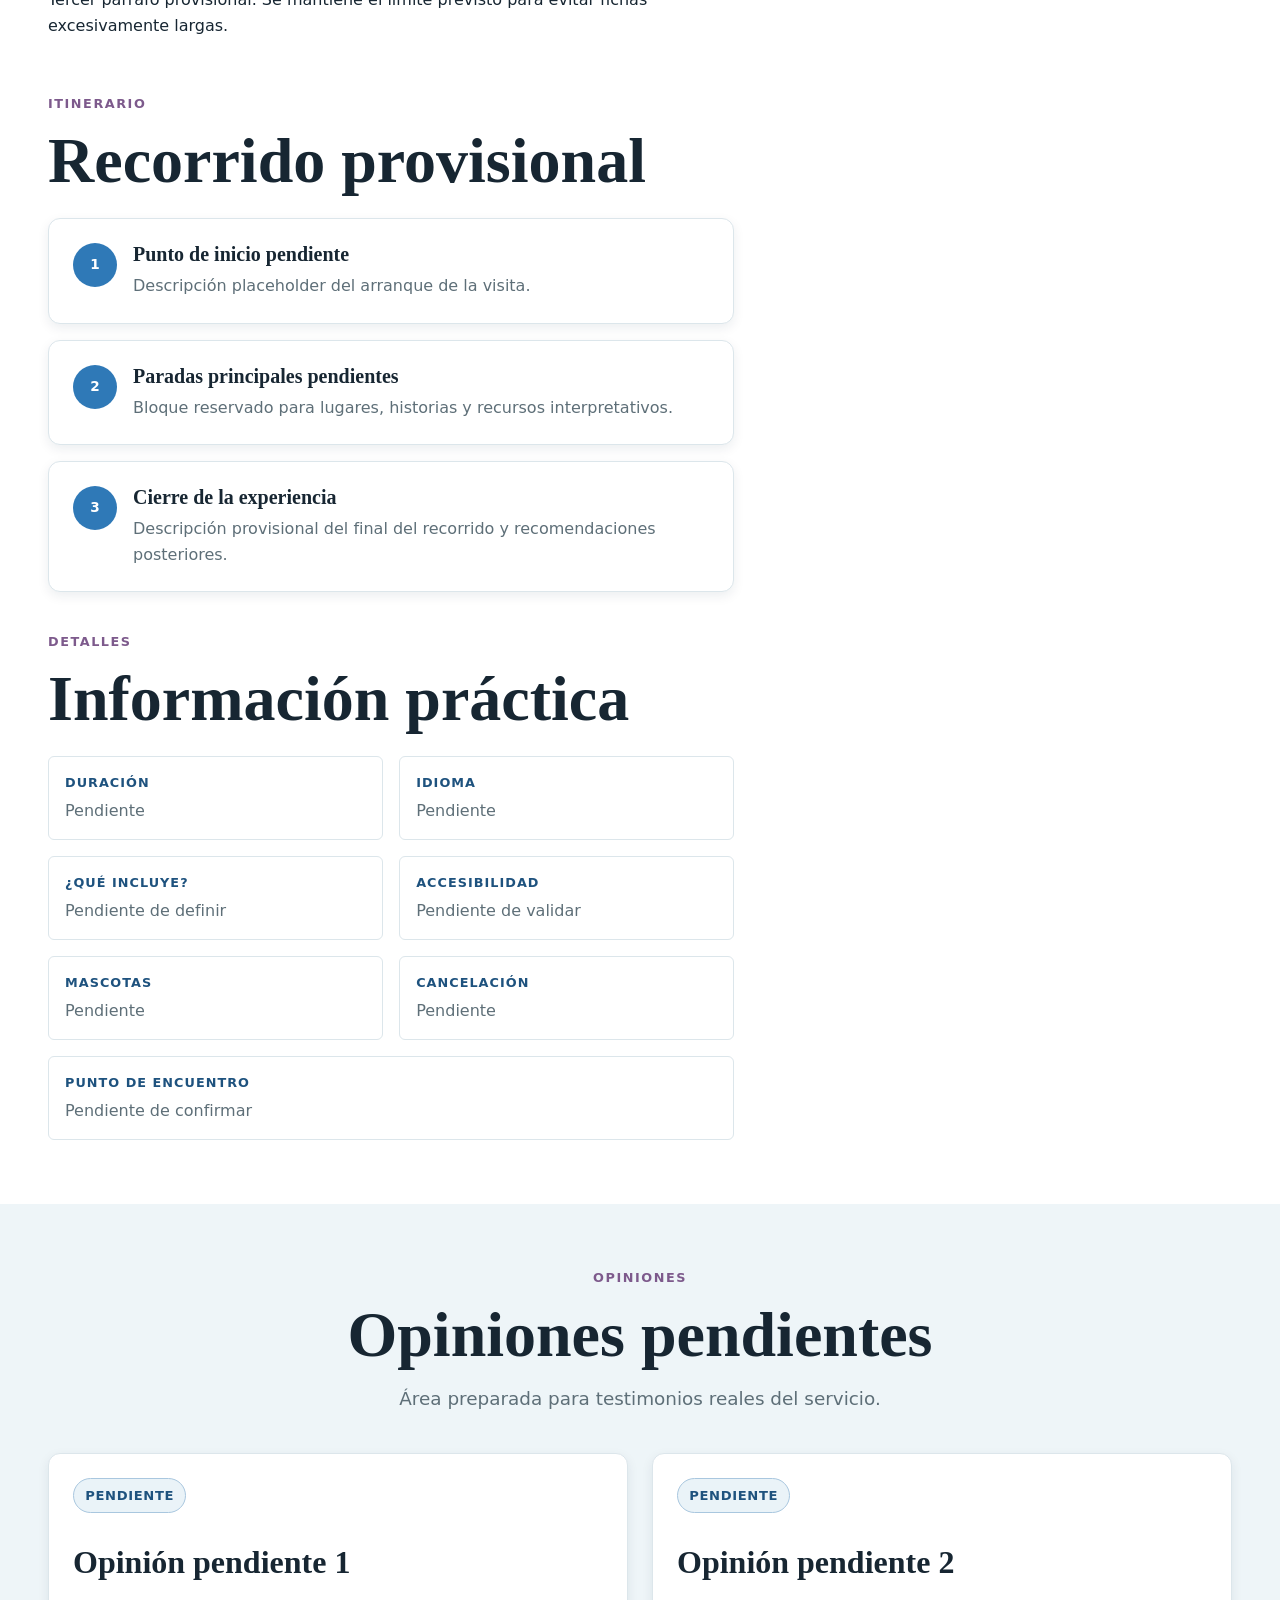
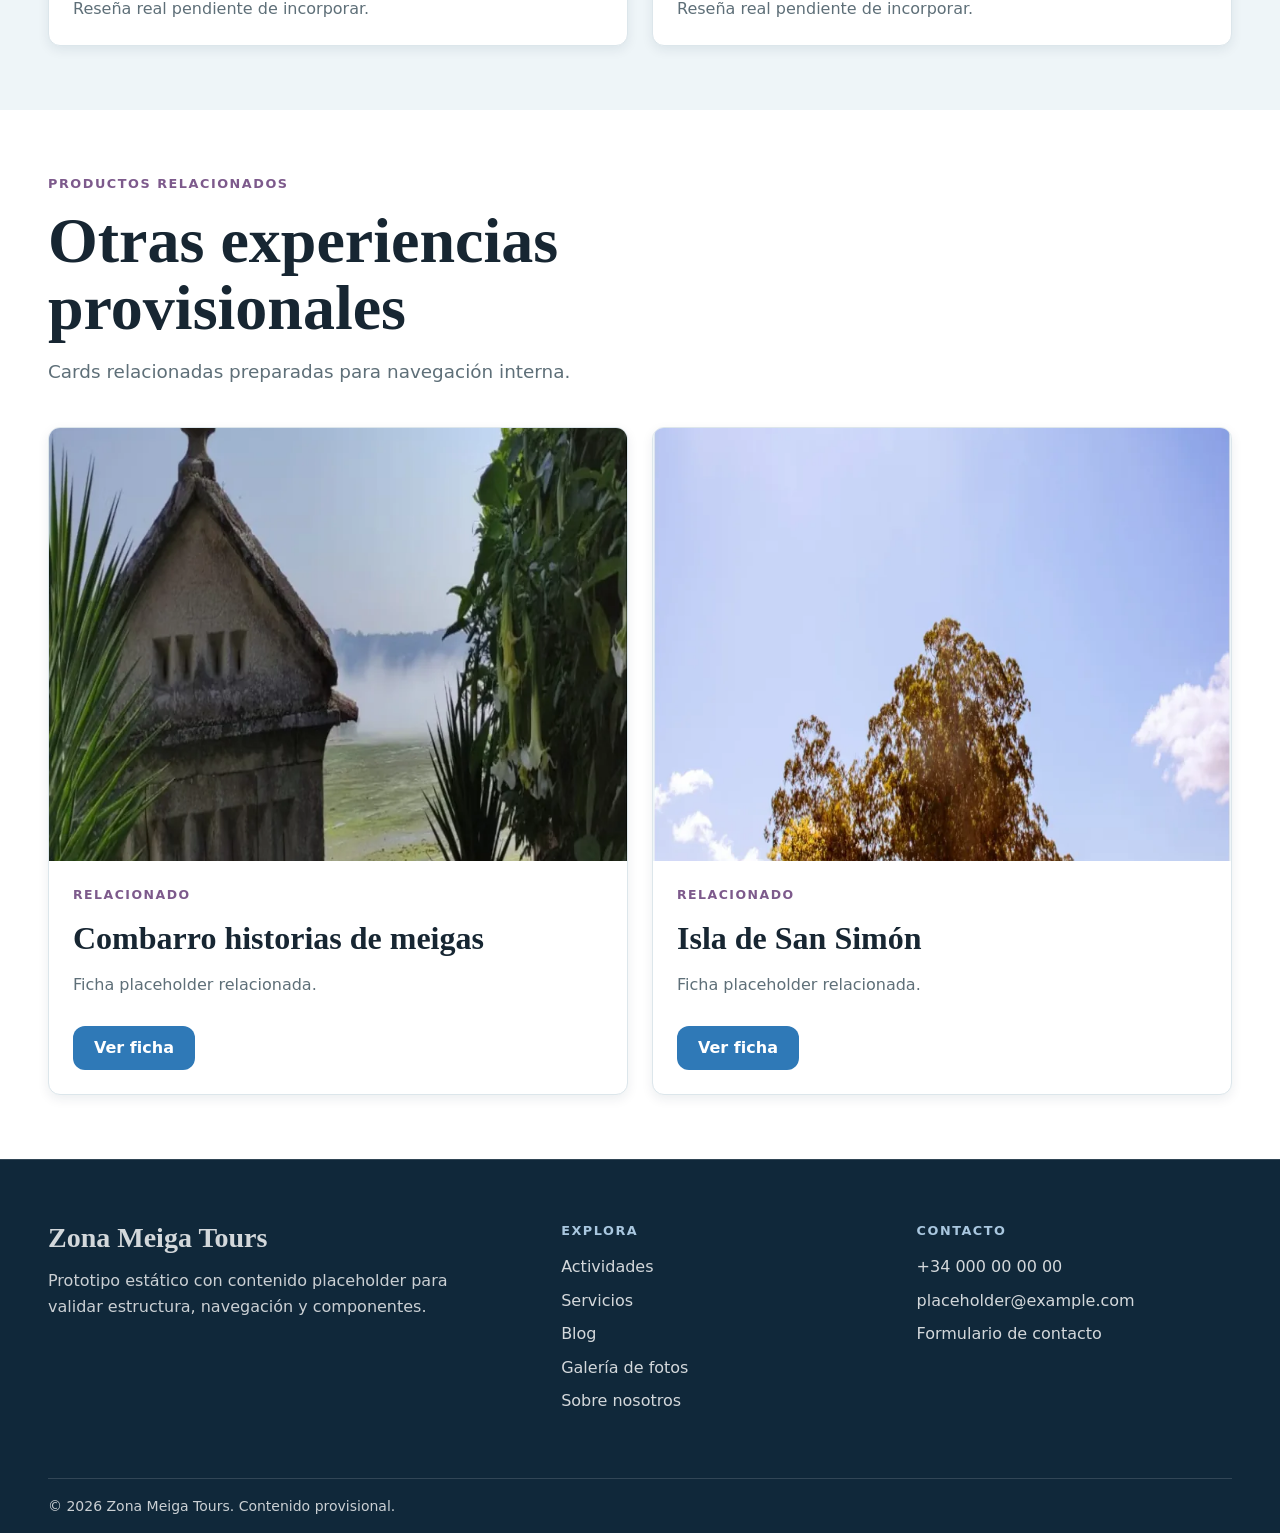
<file: servicio-isla-san-simon.html>
<!DOCTYPE html>

<html lang="es">
<head>
<meta charset="utf-8"/>
<meta content="width=device-width, initial-scale=1" name="viewport"/>
<meta content="Ficha placeholder de Isla de San Simón." name="description"/>
<title>Isla de San Simón | Zona Meiga Tours</title>
<link href="assets/css/styles.css" rel="stylesheet"/>
<script defer="" src="assets/js/main.js"></script>
</head>
<body>
<a class="skip-link" href="#contenido">Saltar al contenido principal</a>
<header class="site-header">
<div class="container site-header__inner">
<div class="site-header__top">
<a aria-label="Ir al inicio" class="site-logo" href="index.html">
<img alt="" src="assets/img/logo.svg"/>
<span>Zona Meiga Tours</span>
</a>
<button aria-controls="main-menu" aria-expanded="false" class="nav-toggle" type="button">
          Menú
        </button>
</div>
<nav aria-label="Navegación principal" class="site-nav">
<ul class="nav-list" id="main-menu">
<li><a href="index.html">Inicio</a></li>
<li><a aria-current="page" href="servicios-rias-baixas.html">Actividades</a></li>
<li><a href="servicios.html">Servicios</a></li>
<li><a href="blog.html">Blog</a></li>
<li><a href="galeria.html">Galería</a></li>
<li><a href="sobre.html">Sobre nosotros</a></li>
<li><a href="contacto.html">Contacto</a></li>
</ul>
</nav>
</div>
</header>
<main id="contenido">
<section class="hero hero--compact">
<div class="container hero__content">
<p class="hero__eyebrow">Ficha de servicio</p>
<h1 class="hero__title">Isla de San Simón</h1>
<p class="hero__text">Ficha placeholder preparada para descripción, itinerario, detalles, calendario, reserva y productos relacionados.</p>
</div>
</section>
<section class="section section--light">
<div class="container">
<nav aria-label="Migas de pan" class="breadcrumb">
<ol>
<li><a href="index.html">Inicio</a></li>
<li><a href="servicios-rias-baixas.html">Actividades</a></li>
<li aria-current="page">Isla de San Simón</li>
</ol>
</nav>
</div>
</section>
<section class="section section--surface">
<div class="container service-detail">
<article class="service-detail__content flow">
<div class="service-detail__media">
<img alt="Imagen actual de la experiencia de la Isla de San Simón" loading="lazy" src="assets/img/san-simon.webp"/>
</div>
<p class="placeholder-note">Ficha placeholder</p>
<section aria-labelledby="descripcion-servicio" class="flow">
<h2 id="descripcion-servicio">Descripción</h2>
<p>Primer párrafo provisional. Aquí irá la descripción principal de la experiencia, con tono comercial pero claro.</p>
<p>Segundo párrafo provisional. Este espacio servirá para explicar el valor cultural, el recorrido y el tipo de público recomendado.</p>
<p>Tercer párrafo provisional. Se mantiene el límite previsto para evitar fichas excesivamente largas.</p>
</section>
<section aria-labelledby="itinerario-servicio">
<header class="section-heading section-heading--compact">
<p class="section-heading__eyebrow">Itinerario</p>
<h2 class="section-heading__title" id="itinerario-servicio">Recorrido provisional</h2>
</header>
<ol class="timeline-list">
<li class="timeline-list__item">
<span class="timeline-list__step">1</span>
<div>
<h3>Punto de inicio pendiente</h3>
<p>Descripción placeholder del arranque de la visita.</p>
</div>
</li>
<li class="timeline-list__item">
<span class="timeline-list__step">2</span>
<div>
<h3>Paradas principales pendientes</h3>
<p>Bloque reservado para lugares, historias y recursos interpretativos.</p>
</div>
</li>
<li class="timeline-list__item">
<span class="timeline-list__step">3</span>
<div>
<h3>Cierre de la experiencia</h3>
<p>Descripción provisional del final del recorrido y recomendaciones posteriores.</p>
</div>
</li>
</ol>
</section>
<section aria-labelledby="detalles-servicio">
<header class="section-heading section-heading--compact">
<p class="section-heading__eyebrow">Detalles</p>
<h2 class="section-heading__title" id="detalles-servicio">Información práctica</h2>
</header>
<ul class="detail-list detail-list--two-columns">
<li class="detail-list__item"><span class="detail-list__label">Duración</span><span class="detail-list__value">Pendiente</span></li>
<li class="detail-list__item"><span class="detail-list__label">Idioma</span><span class="detail-list__value">Pendiente</span></li>
<li class="detail-list__item"><span class="detail-list__label">¿Qué incluye?</span><span class="detail-list__value">Pendiente de definir</span></li>
<li class="detail-list__item"><span class="detail-list__label">Accesibilidad</span><span class="detail-list__value">Pendiente de validar</span></li>
<li class="detail-list__item"><span class="detail-list__label">Mascotas</span><span class="detail-list__value">Pendiente</span></li>
<li class="detail-list__item"><span class="detail-list__label">Cancelación</span><span class="detail-list__value">Pendiente</span></li>
<li class="detail-list__item detail-list__item--wide"><span class="detail-list__label">Punto de encuentro</span><span class="detail-list__value">Pendiente de confirmar</span></li>
</ul>
</section>
</article>
<aside aria-label="Reserva provisional" class="reservation-panel" id="reserva">
<p class="reservation-panel__eyebrow">Reserva</p>
<h2>Disponibilidad pendiente</h2>
<p class="reservation-panel__note">Panel preparado para calendario, plazas y pagos online cuando exista backend.</p>
<ul class="reservation-summary">
<li>Calendario: placeholder</li>
<li>Precio: pendiente</li>
<li>Plazas: pendiente</li>
</ul>
<div class="reservation-panel__actions">
<a class="button button--booking" href="contacto.html">Consultar disponibilidad</a>
<a class="button button--whatsapp" href="https://wa.me/34000000000">WhatsApp placeholder</a>
</div>
</aside>
</div>
</section>
<section class="section section--soft">
<div class="container">
<header class="section-heading section-heading--center">
<p class="section-heading__eyebrow">Opiniones</p>
<h2 class="section-heading__title">Opiniones pendientes</h2>
<p class="section-heading__text">Área preparada para testimonios reales del servicio.</p>
</header>
<div class="review-grid">
<article class="placeholder-card">
<p class="placeholder-note">Pendiente</p>
<h3 class="placeholder-card__title">Opinión pendiente 1</h3>
<p class="placeholder-card__text">Reseña real pendiente de incorporar.</p>
</article>
<article class="placeholder-card">
<p class="placeholder-note">Pendiente</p>
<h3 class="placeholder-card__title">Opinión pendiente 2</h3>
<p class="placeholder-card__text">Reseña real pendiente de incorporar.</p>
</article>
</div>
</div>
</section>
<section class="section section--surface">
<div class="container">
<header class="section-heading">
<p class="section-heading__eyebrow">Productos relacionados</p>
<h2 class="section-heading__title">Otras experiencias provisionales</h2>
<p class="section-heading__text">Cards relacionadas preparadas para navegación interna.</p>
</header>
<div class="recommended-grid">
<article class="editorial-card">
<div class="editorial-card__media">
<img alt="Imagen actual de Combarro vinculada a historias de meigas" loading="lazy" src="assets/img/combarro-meigas.webp"/>
</div>
<div class="editorial-card__body">
<p class="editorial-card__eyebrow">Relacionado</p>
<h3 class="editorial-card__title">Combarro historias de meigas</h3>
<p class="editorial-card__text">Ficha placeholder relacionada.</p>
<div class="editorial-card__actions">
<a class="button" href="servicio-combarro-meigas.html">Ver ficha</a>
</div>
</div>
</article>
<article class="editorial-card">
<div class="editorial-card__media">
<img alt="Imagen actual de la experiencia de la Isla de San Simón" loading="lazy" src="assets/img/san-simon.webp"/>
</div>
<div class="editorial-card__body">
<p class="editorial-card__eyebrow">Relacionado</p>
<h3 class="editorial-card__title">Isla de San Simón</h3>
<p class="editorial-card__text">Ficha placeholder relacionada.</p>
<div class="editorial-card__actions">
<a class="button" href="servicio-isla-san-simon.html">Ver ficha</a>
</div>
</div>
</article>
</div>
</div>
</section>
</main>
<footer class="site-footer">
<div class="container site-footer__inner">
<div class="site-footer__brand">
<a class="site-footer__logo" href="index.html">Zona Meiga Tours</a>
<p>Prototipo estático con contenido placeholder para validar estructura, navegación y componentes.</p>
</div>
<nav aria-label="Navegación secundaria" class="site-footer__nav">
<h2 class="site-footer__title">Explora</h2>
<ul>
<li><a href="servicios-rias-baixas.html">Actividades</a></li>
<li><a href="servicios.html">Servicios</a></li>
<li><a href="blog.html">Blog</a></li>
<li><a href="galeria.html">Galería de fotos</a></li>
<li><a href="sobre.html">Sobre nosotros</a></li>
</ul>
</nav>
<div class="site-footer__contact">
<h2 class="site-footer__title">Contacto</h2>
<ul>
<li><a href="tel:+34000000000">+34 000 00 00 00</a></li>
<li><a href="mailto:placeholder@example.com">placeholder@example.com</a></li>
<li><a href="contacto.html">Formulario de contacto</a></li>
</ul>
</div>
</div>
<div class="container site-footer__bottom">
<p>© 2026 Zona Meiga Tours. Contenido provisional.</p>
</div>
</footer>
</body>
</html>
</file>
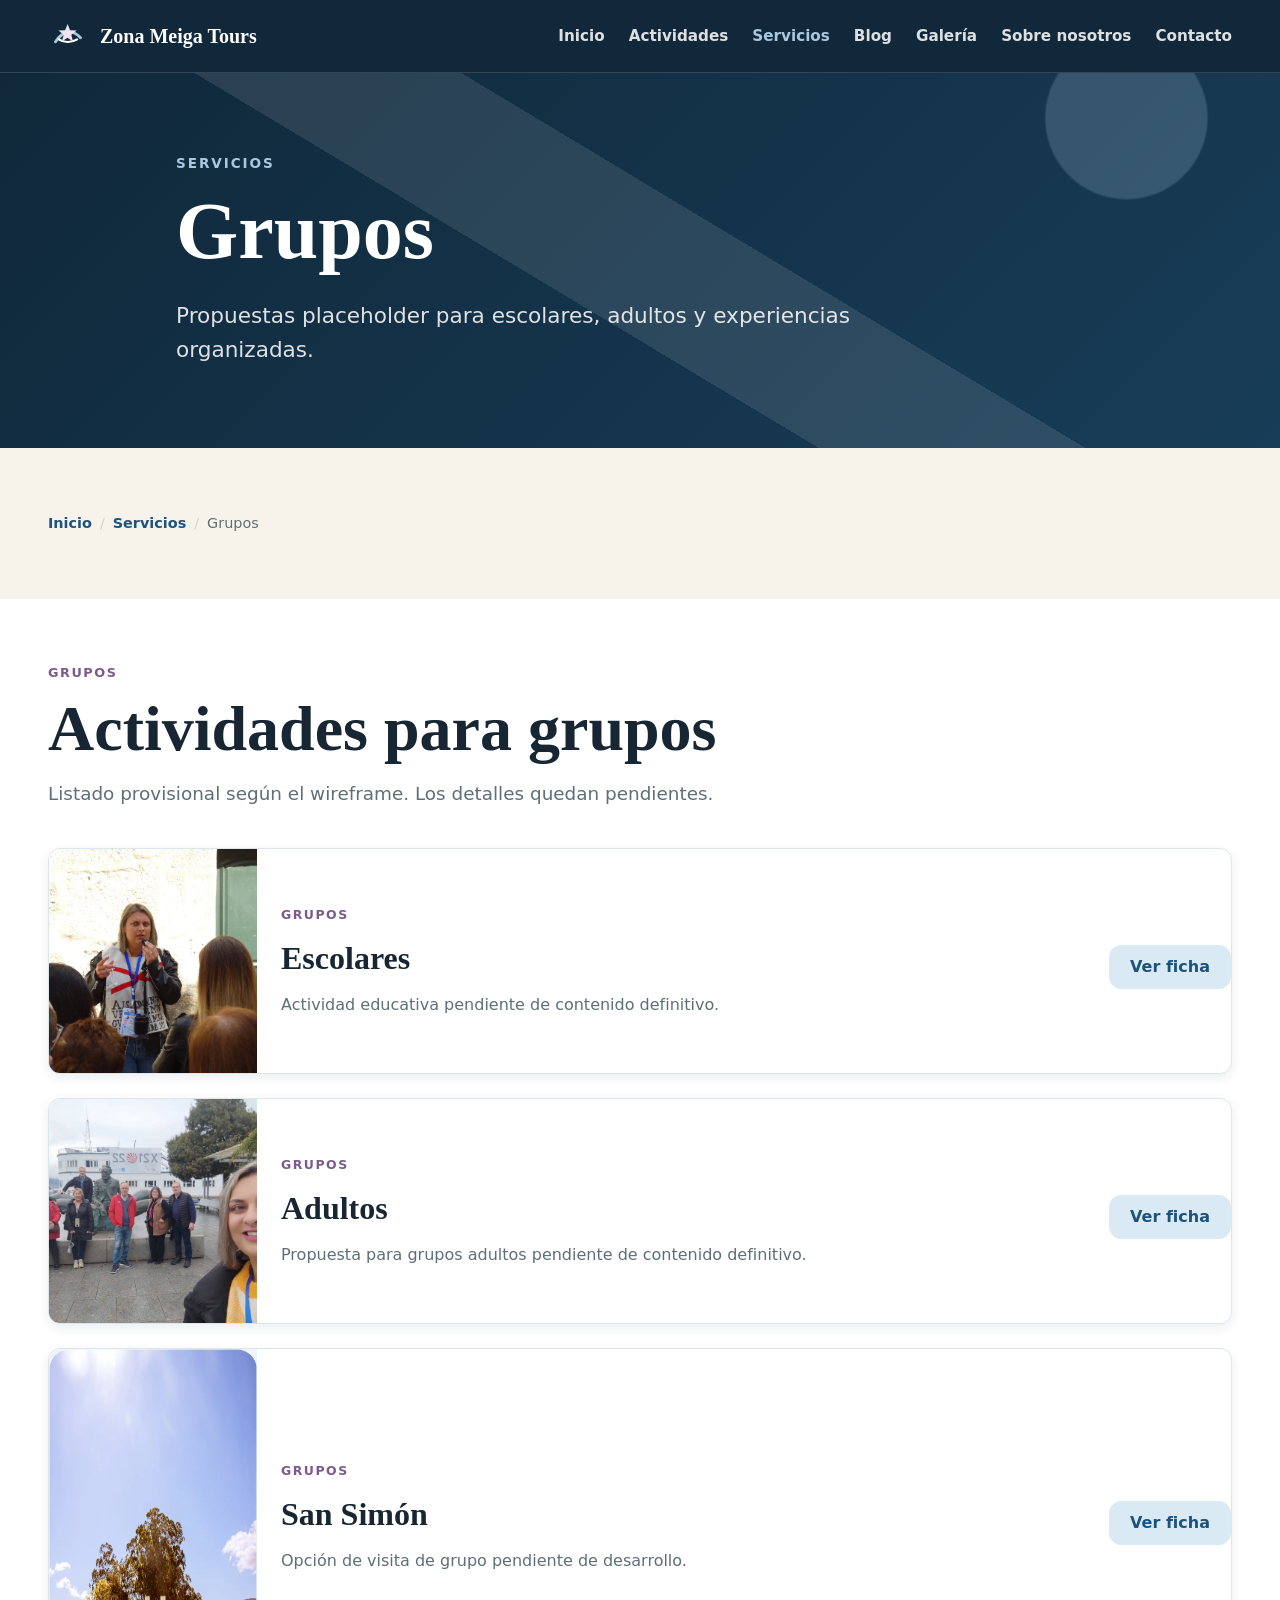
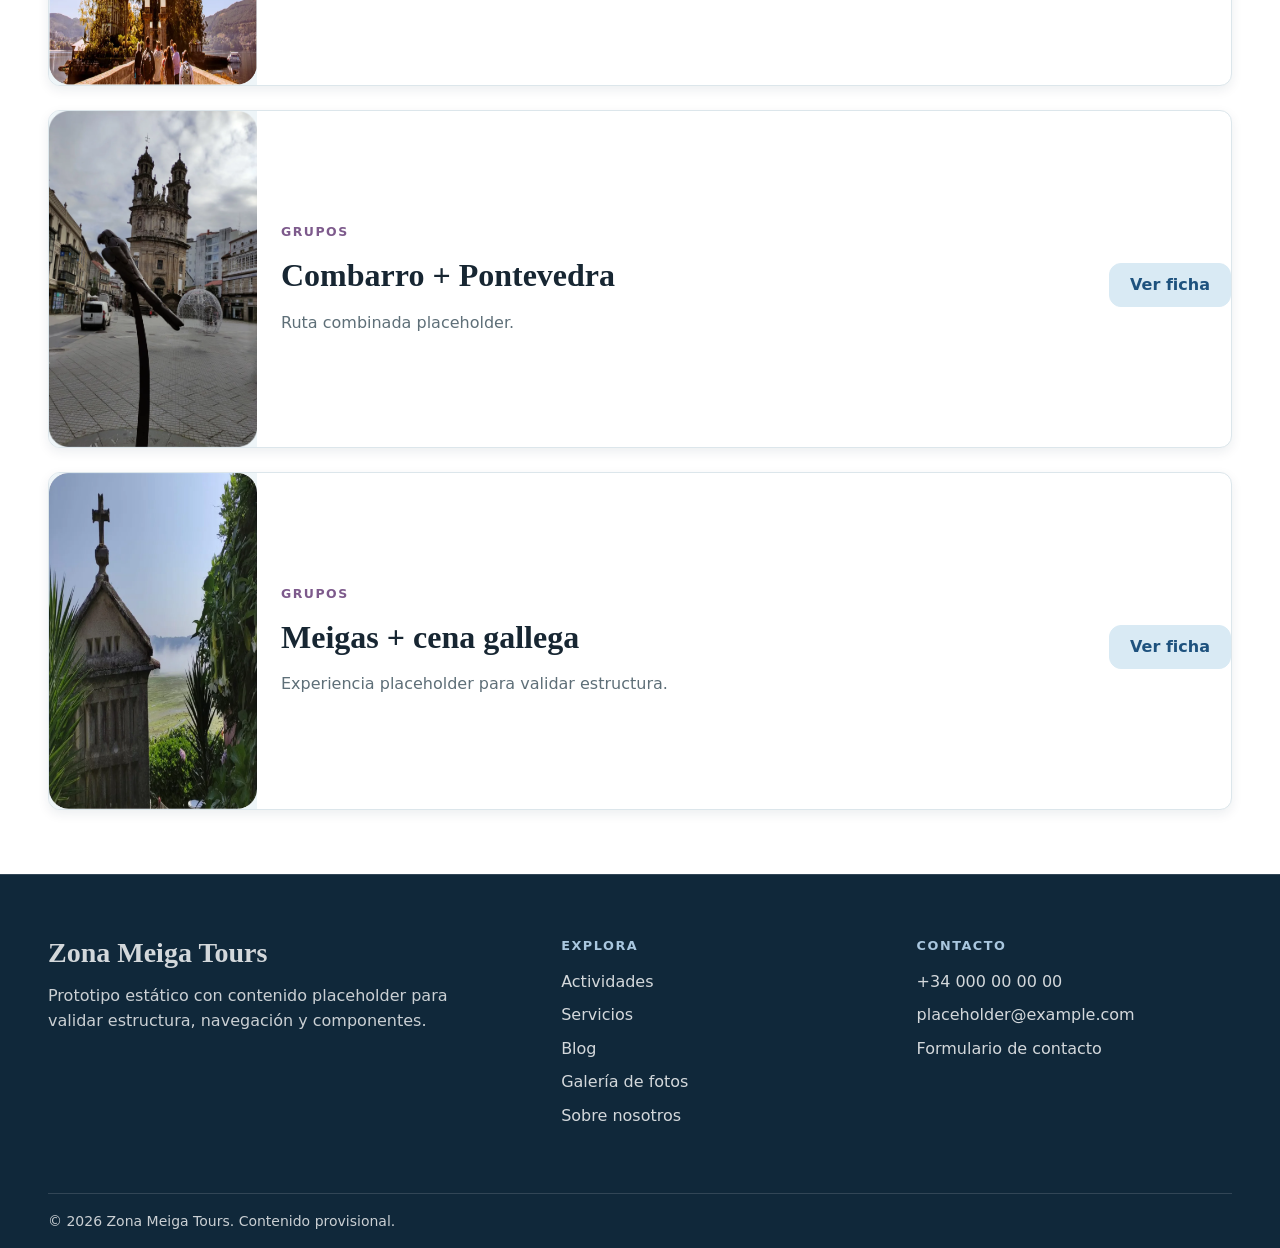
<file: servicios-grupos.html>
<!DOCTYPE html>

<html lang="es">
<head>
<meta charset="utf-8"/>
<meta content="width=device-width, initial-scale=1" name="viewport"/>
<meta content="Servicios placeholder para grupos." name="description"/>
<title>Grupos | Zona Meiga Tours</title>
<link href="assets/css/styles.css" rel="stylesheet"/>
<script defer="" src="assets/js/main.js"></script>
</head>
<body>
<a class="skip-link" href="#contenido">Saltar al contenido principal</a>
<header class="site-header">
<div class="container site-header__inner">
<div class="site-header__top">
<a aria-label="Ir al inicio" class="site-logo" href="index.html">
<img alt="" src="assets/img/logo.svg"/>
<span>Zona Meiga Tours</span>
</a>
<button aria-controls="main-menu" aria-expanded="false" class="nav-toggle" type="button">
          Menú
        </button>
</div>
<nav aria-label="Navegación principal" class="site-nav">
<ul class="nav-list" id="main-menu">
<li><a href="index.html">Inicio</a></li>
<li><a href="servicios-rias-baixas.html">Actividades</a></li>
<li><a aria-current="page" href="servicios.html">Servicios</a></li>
<li><a href="blog.html">Blog</a></li>
<li><a href="galeria.html">Galería</a></li>
<li><a href="sobre.html">Sobre nosotros</a></li>
<li><a href="contacto.html">Contacto</a></li>
</ul>
</nav>
</div>
</header>
<main id="contenido">
<section class="hero hero--compact">
<div class="container hero__content">
<p class="hero__eyebrow">Servicios</p>
<h1 class="hero__title">Grupos</h1>
<p class="hero__text">Propuestas placeholder para escolares, adultos y experiencias organizadas.</p>
</div>
</section>
<section class="section section--light">
<div class="container">
<nav aria-label="Migas de pan" class="breadcrumb">
<ol>
<li><a href="index.html">Inicio</a></li>
<li><a href="servicios.html">Servicios</a></li>
<li aria-current="page">Grupos</li>
</ol>
</nav>
</div>
</section>
<section class="section section--surface">
<div class="container">
<header class="section-heading">
<p class="section-heading__eyebrow">Grupos</p>
<h2 class="section-heading__title">Actividades para grupos</h2>
<p class="section-heading__text">Listado provisional según el wireframe. Los detalles quedan pendientes.</p>
</header>
<div class="activity-grid">
<article class="activity-card activity-card--with-media"><div class="activity-card__media"><img alt="Grupo participando en una visita guiada" loading="lazy" src="assets/img/grupos.webp"/></div>
<div class="activity-card__content">
<p class="activity-card__eyebrow">Grupos</p>
<h3 class="activity-card__title">Escolares</h3>
<p class="activity-card__text">Actividad educativa pendiente de contenido definitivo.</p>
</div>
<div class="activity-card__actions">
<a class="button button--secondary" href="servicio-generico.html">Ver ficha</a>
</div>
</article>
<article class="activity-card activity-card--with-media"><div class="activity-card__media"><img alt="Grupo con guía durante una visita en Galicia" loading="lazy" src="assets/img/gallery-03.webp"/></div>
<div class="activity-card__content">
<p class="activity-card__eyebrow">Grupos</p>
<h3 class="activity-card__title">Adultos</h3>
<p class="activity-card__text">Propuesta para grupos adultos pendiente de contenido definitivo.</p>
</div>
<div class="activity-card__actions">
<a class="button button--secondary" href="servicio-generico.html">Ver ficha</a>
</div>
</article>
<article class="activity-card activity-card--with-media"><div class="activity-card__media"><img alt="Imagen actual de la experiencia de la Isla de San Simón" loading="lazy" src="assets/img/san-simon.webp"/></div>
<div class="activity-card__content">
<p class="activity-card__eyebrow">Grupos</p>
<h3 class="activity-card__title">San Simón</h3>
<p class="activity-card__text">Opción de visita de grupo pendiente de desarrollo.</p>
</div>
<div class="activity-card__actions">
<a class="button button--secondary" href="servicio-generico.html">Ver ficha</a>
</div>
</article>
<article class="activity-card activity-card--with-media"><div class="activity-card__media"><img alt="Plaza de Pontevedra con la iglesia de la Peregrina" loading="lazy" src="assets/img/pontevedra-general.webp"/></div>
<div class="activity-card__content">
<p class="activity-card__eyebrow">Grupos</p>
<h3 class="activity-card__title">Combarro + Pontevedra</h3>
<p class="activity-card__text">Ruta combinada placeholder.</p>
</div>
<div class="activity-card__actions">
<a class="button button--secondary" href="servicio-generico.html">Ver ficha</a>
</div>
</article>
<article class="activity-card activity-card--with-media"><div class="activity-card__media"><img alt="Imagen actual de Combarro vinculada a historias de meigas" loading="lazy" src="assets/img/combarro-meigas.webp"/></div>
<div class="activity-card__content">
<p class="activity-card__eyebrow">Grupos</p>
<h3 class="activity-card__title">Meigas + cena gallega</h3>
<p class="activity-card__text">Experiencia placeholder para validar estructura.</p>
</div>
<div class="activity-card__actions">
<a class="button button--secondary" href="servicio-generico.html">Ver ficha</a>
</div>
</article>
</div>
</div>
</section>
</main>
<footer class="site-footer">
<div class="container site-footer__inner">
<div class="site-footer__brand">
<a class="site-footer__logo" href="index.html">Zona Meiga Tours</a>
<p>Prototipo estático con contenido placeholder para validar estructura, navegación y componentes.</p>
</div>
<nav aria-label="Navegación secundaria" class="site-footer__nav">
<h2 class="site-footer__title">Explora</h2>
<ul>
<li><a href="servicios-rias-baixas.html">Actividades</a></li>
<li><a href="servicios.html">Servicios</a></li>
<li><a href="blog.html">Blog</a></li>
<li><a href="galeria.html">Galería de fotos</a></li>
<li><a href="sobre.html">Sobre nosotros</a></li>
</ul>
</nav>
<div class="site-footer__contact">
<h2 class="site-footer__title">Contacto</h2>
<ul>
<li><a href="tel:+34000000000">+34 000 00 00 00</a></li>
<li><a href="mailto:placeholder@example.com">placeholder@example.com</a></li>
<li><a href="contacto.html">Formulario de contacto</a></li>
</ul>
</div>
</div>
<div class="container site-footer__bottom">
<p>© 2026 Zona Meiga Tours. Contenido provisional.</p>
</div>
</footer>
</body>
</html>
</file>
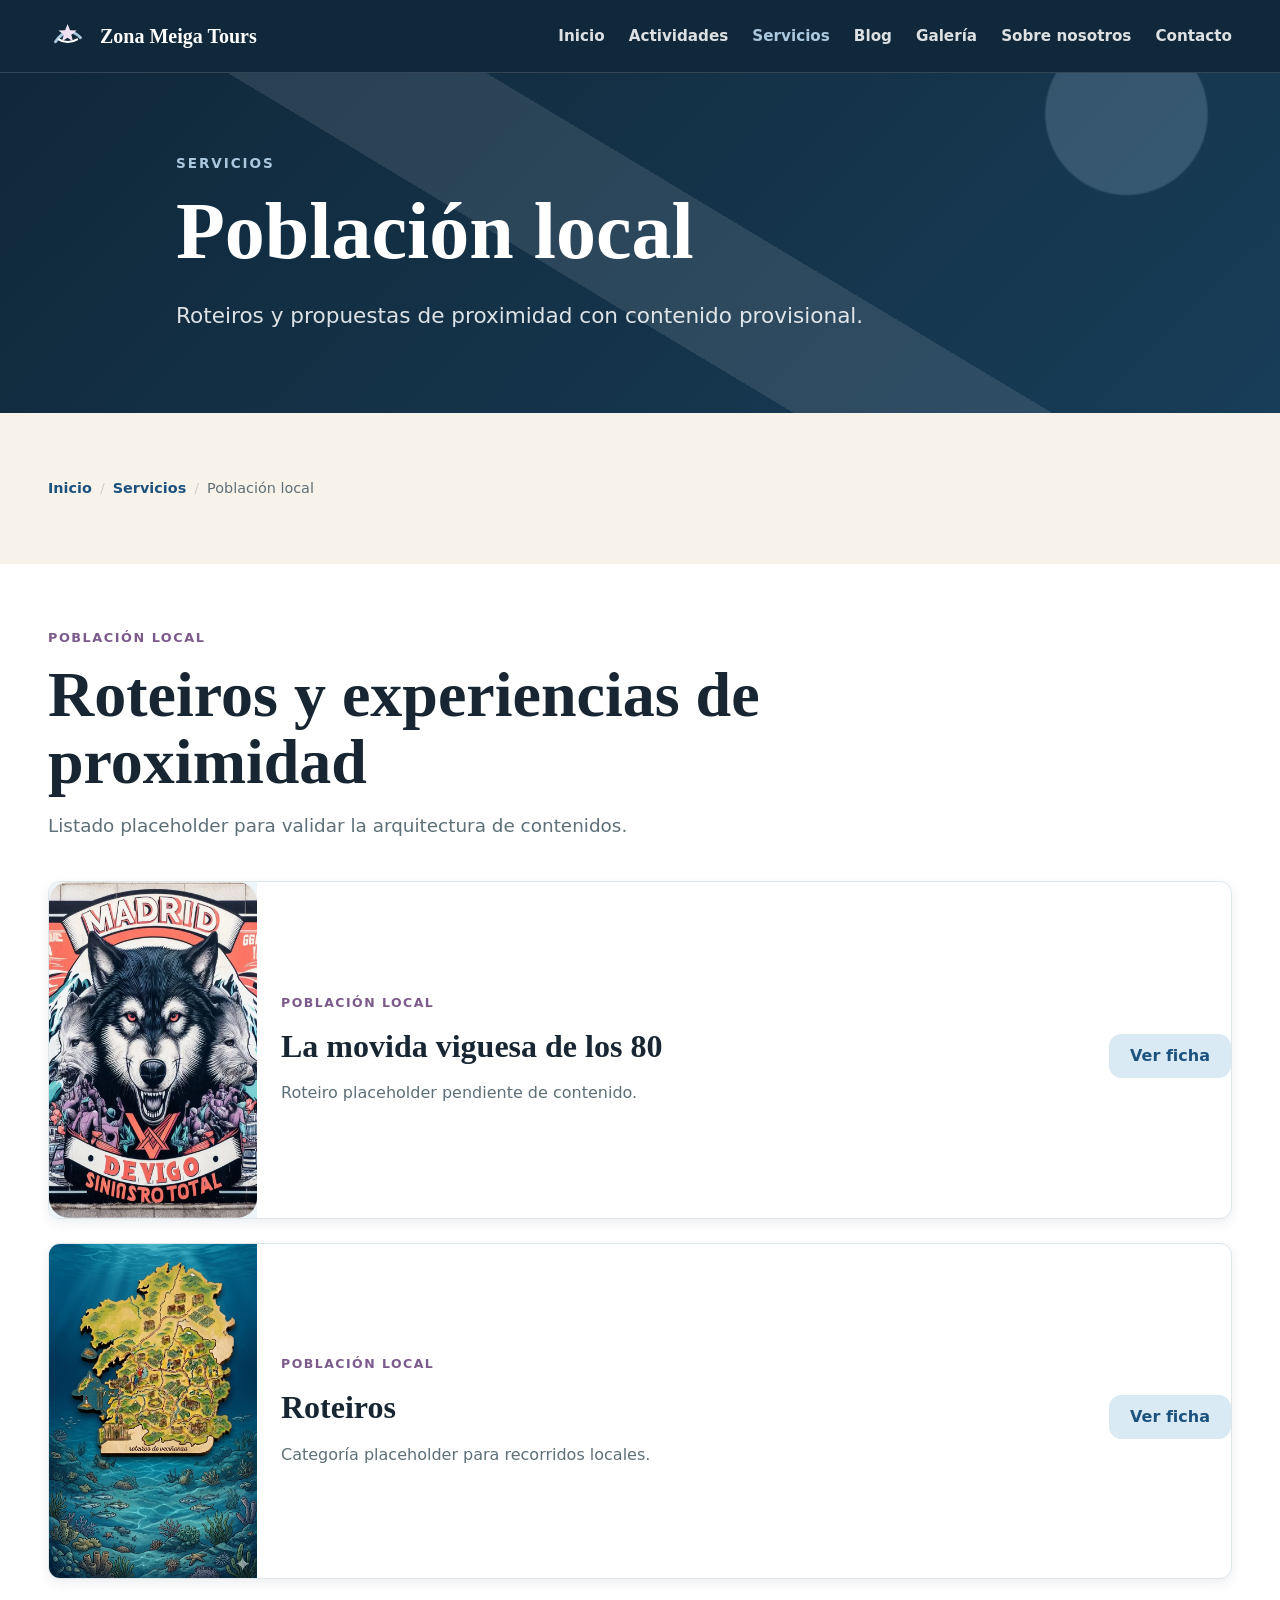
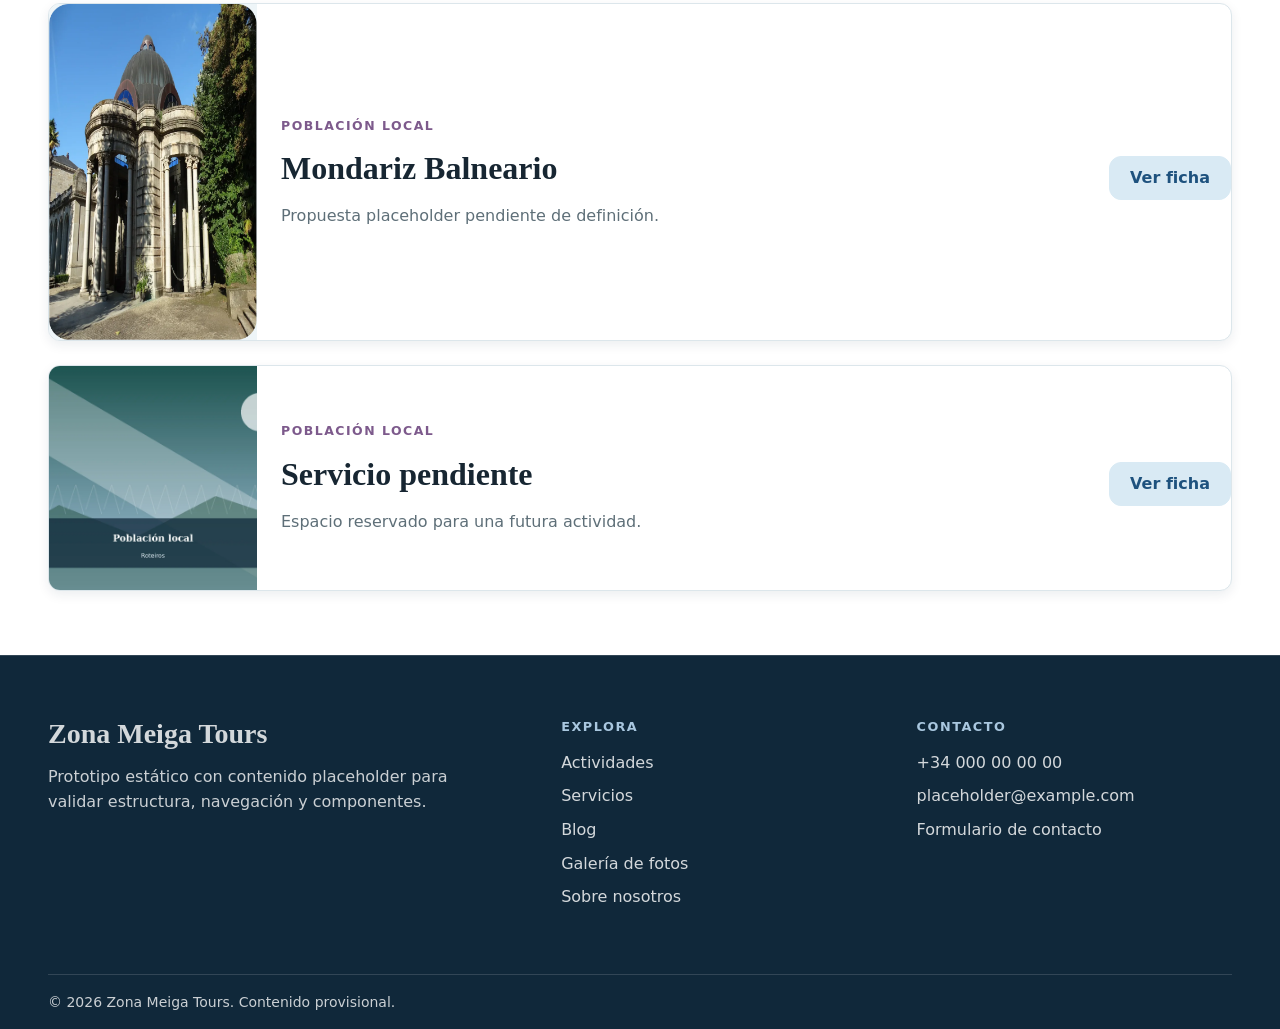
<file: servicios-poblacion-local.html>
<!DOCTYPE html>

<html lang="es">
<head>
<meta charset="utf-8"/>
<meta content="width=device-width, initial-scale=1" name="viewport"/>
<meta content="Servicios placeholder para población local." name="description"/>
<title>Población local | Zona Meiga Tours</title>
<link href="assets/css/styles.css" rel="stylesheet"/>
<script defer="" src="assets/js/main.js"></script>
</head>
<body>
<a class="skip-link" href="#contenido">Saltar al contenido principal</a>
<header class="site-header">
<div class="container site-header__inner">
<div class="site-header__top">
<a aria-label="Ir al inicio" class="site-logo" href="index.html">
<img alt="" src="assets/img/logo.svg"/>
<span>Zona Meiga Tours</span>
</a>
<button aria-controls="main-menu" aria-expanded="false" class="nav-toggle" type="button">
          Menú
        </button>
</div>
<nav aria-label="Navegación principal" class="site-nav">
<ul class="nav-list" id="main-menu">
<li><a href="index.html">Inicio</a></li>
<li><a href="servicios-rias-baixas.html">Actividades</a></li>
<li><a aria-current="page" href="servicios.html">Servicios</a></li>
<li><a href="blog.html">Blog</a></li>
<li><a href="galeria.html">Galería</a></li>
<li><a href="sobre.html">Sobre nosotros</a></li>
<li><a href="contacto.html">Contacto</a></li>
</ul>
</nav>
</div>
</header>
<main id="contenido">
<section class="hero hero--compact">
<div class="container hero__content">
<p class="hero__eyebrow">Servicios</p>
<h1 class="hero__title">Población local</h1>
<p class="hero__text">Roteiros y propuestas de proximidad con contenido provisional.</p>
</div>
</section>
<section class="section section--light">
<div class="container">
<nav aria-label="Migas de pan" class="breadcrumb">
<ol>
<li><a href="index.html">Inicio</a></li>
<li><a href="servicios.html">Servicios</a></li>
<li aria-current="page">Población local</li>
</ol>
</nav>
</div>
</section>
<section class="section section--surface">
<div class="container">
<header class="section-heading">
<p class="section-heading__eyebrow">Población local</p>
<h2 class="section-heading__title">Roteiros y experiencias de proximidad</h2>
<p class="section-heading__text">Listado placeholder para validar la arquitectura de contenidos.</p>
</header>
<div class="activity-grid">
<article class="activity-card activity-card--with-media"><div class="activity-card__media"><img alt="Ilustración actual asociada a la movida viguesa de los años ochenta" loading="lazy" src="assets/img/movida-viguesa.webp"/></div>
<div class="activity-card__content">
<p class="activity-card__eyebrow">Población local</p>
<h3 class="activity-card__title">La movida viguesa de los 80</h3>
<p class="activity-card__text">Roteiro placeholder pendiente de contenido.</p>
</div>
<div class="activity-card__actions">
<a class="button button--secondary" href="servicio-generico.html">Ver ficha</a>
</div>
</article>
<article class="activity-card activity-card--with-media"><div class="activity-card__media"><img alt="Mapa ilustrado de roteiros de veciñanza" loading="lazy" src="assets/img/roteiros-vecinanza.webp"/></div>
<div class="activity-card__content">
<p class="activity-card__eyebrow">Población local</p>
<h3 class="activity-card__title">Roteiros</h3>
<p class="activity-card__text">Categoría placeholder para recorridos locales.</p>
</div>
<div class="activity-card__actions">
<a class="button button--secondary" href="servicio-generico.html">Ver ficha</a>
</div>
</article>
<article class="activity-card activity-card--with-media"><div class="activity-card__media"><img alt="Edificio histórico de Mondariz Balneario" loading="lazy" src="assets/img/mondariz-balneario.webp"/></div>
<div class="activity-card__content">
<p class="activity-card__eyebrow">Población local</p>
<h3 class="activity-card__title">Mondariz Balneario</h3>
<p class="activity-card__text">Propuesta placeholder pendiente de definición.</p>
</div>
<div class="activity-card__actions">
<a class="button button--secondary" href="servicio-generico.html">Ver ficha</a>
</div>
</article>
<article class="activity-card activity-card--with-media"><div class="activity-card__media"><img alt="Mapa ilustrado para roteiros de población local" loading="lazy" src="assets/img/poblacion-local.webp"/></div>
<div class="activity-card__content">
<p class="activity-card__eyebrow">Población local</p>
<h3 class="activity-card__title">Servicio pendiente</h3>
<p class="activity-card__text">Espacio reservado para una futura actividad.</p>
</div>
<div class="activity-card__actions">
<a class="button button--secondary" href="servicio-generico.html">Ver ficha</a>
</div>
</article>
</div>
</div>
</section>
</main>
<footer class="site-footer">
<div class="container site-footer__inner">
<div class="site-footer__brand">
<a class="site-footer__logo" href="index.html">Zona Meiga Tours</a>
<p>Prototipo estático con contenido placeholder para validar estructura, navegación y componentes.</p>
</div>
<nav aria-label="Navegación secundaria" class="site-footer__nav">
<h2 class="site-footer__title">Explora</h2>
<ul>
<li><a href="servicios-rias-baixas.html">Actividades</a></li>
<li><a href="servicios.html">Servicios</a></li>
<li><a href="blog.html">Blog</a></li>
<li><a href="galeria.html">Galería de fotos</a></li>
<li><a href="sobre.html">Sobre nosotros</a></li>
</ul>
</nav>
<div class="site-footer__contact">
<h2 class="site-footer__title">Contacto</h2>
<ul>
<li><a href="tel:+34000000000">+34 000 00 00 00</a></li>
<li><a href="mailto:placeholder@example.com">placeholder@example.com</a></li>
<li><a href="contacto.html">Formulario de contacto</a></li>
</ul>
</div>
</div>
<div class="container site-footer__bottom">
<p>© 2026 Zona Meiga Tours. Contenido provisional.</p>
</div>
</footer>
</body>
</html>
</file>
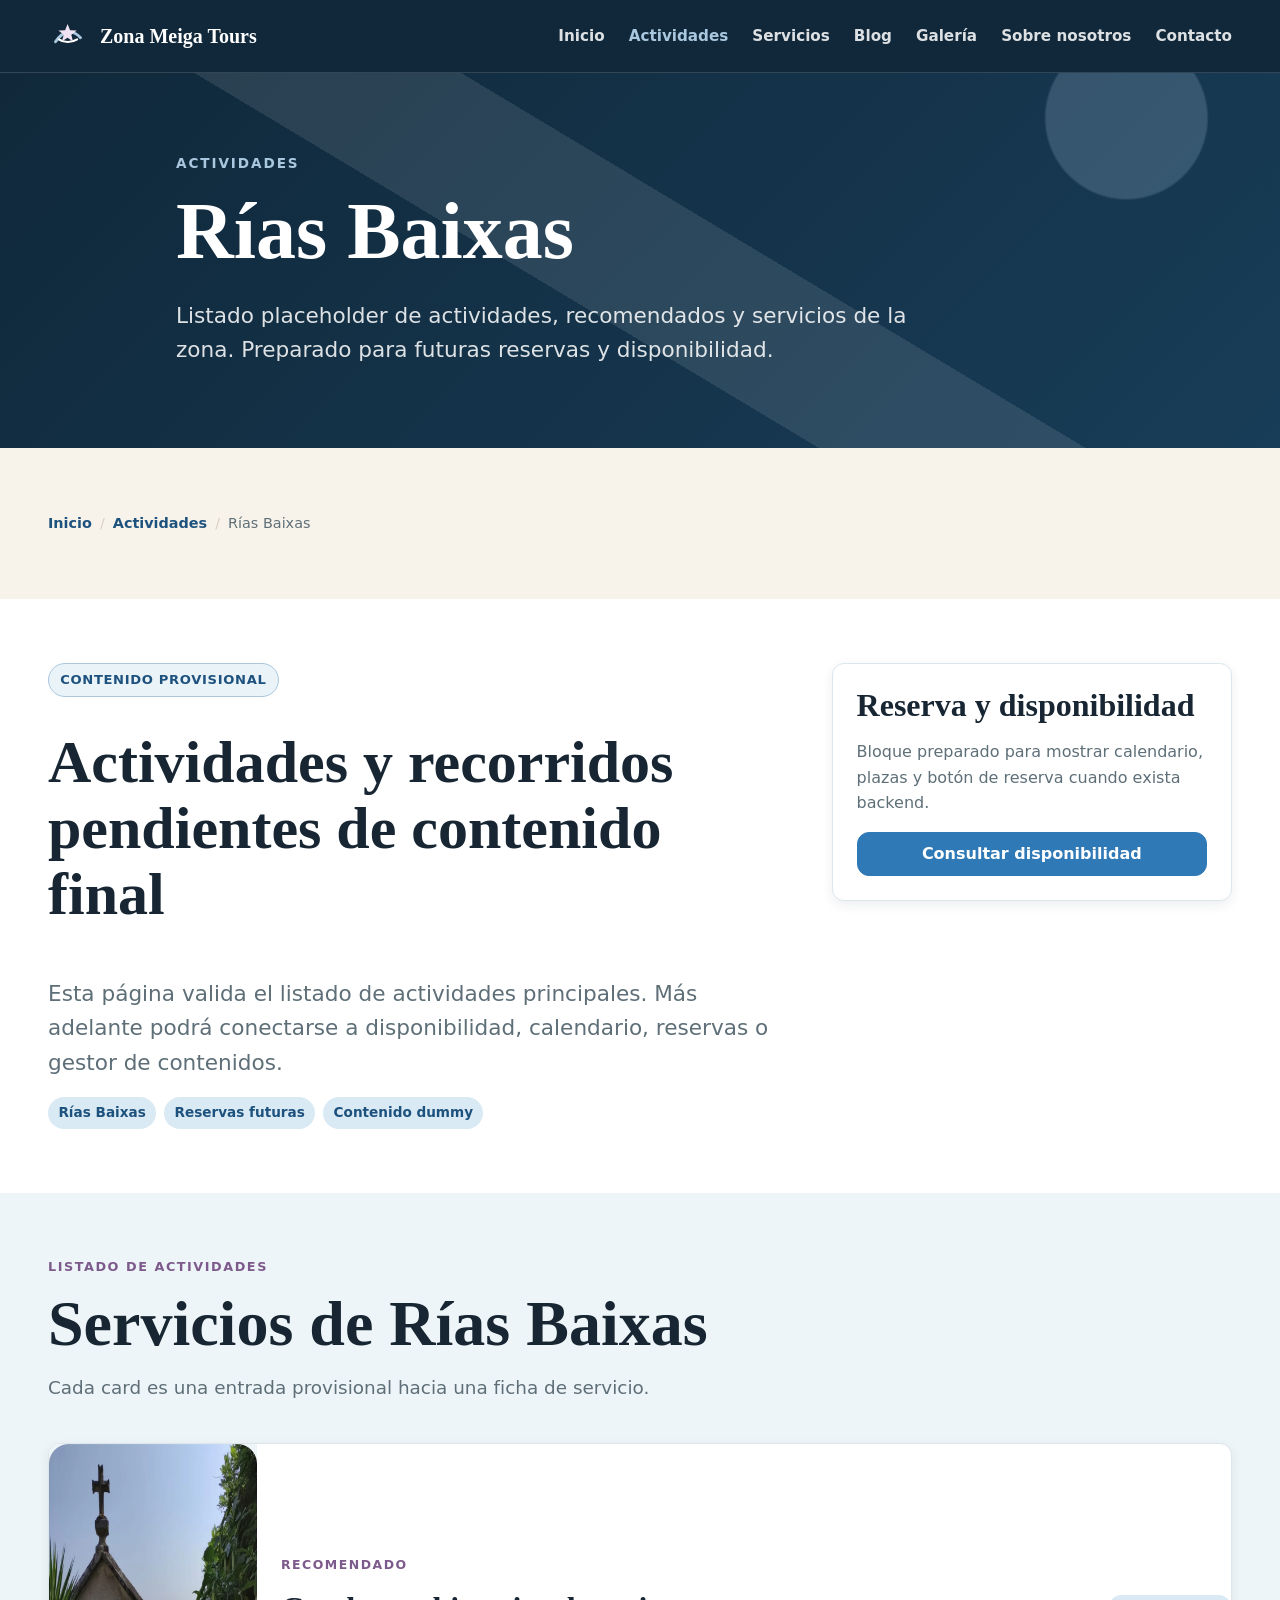
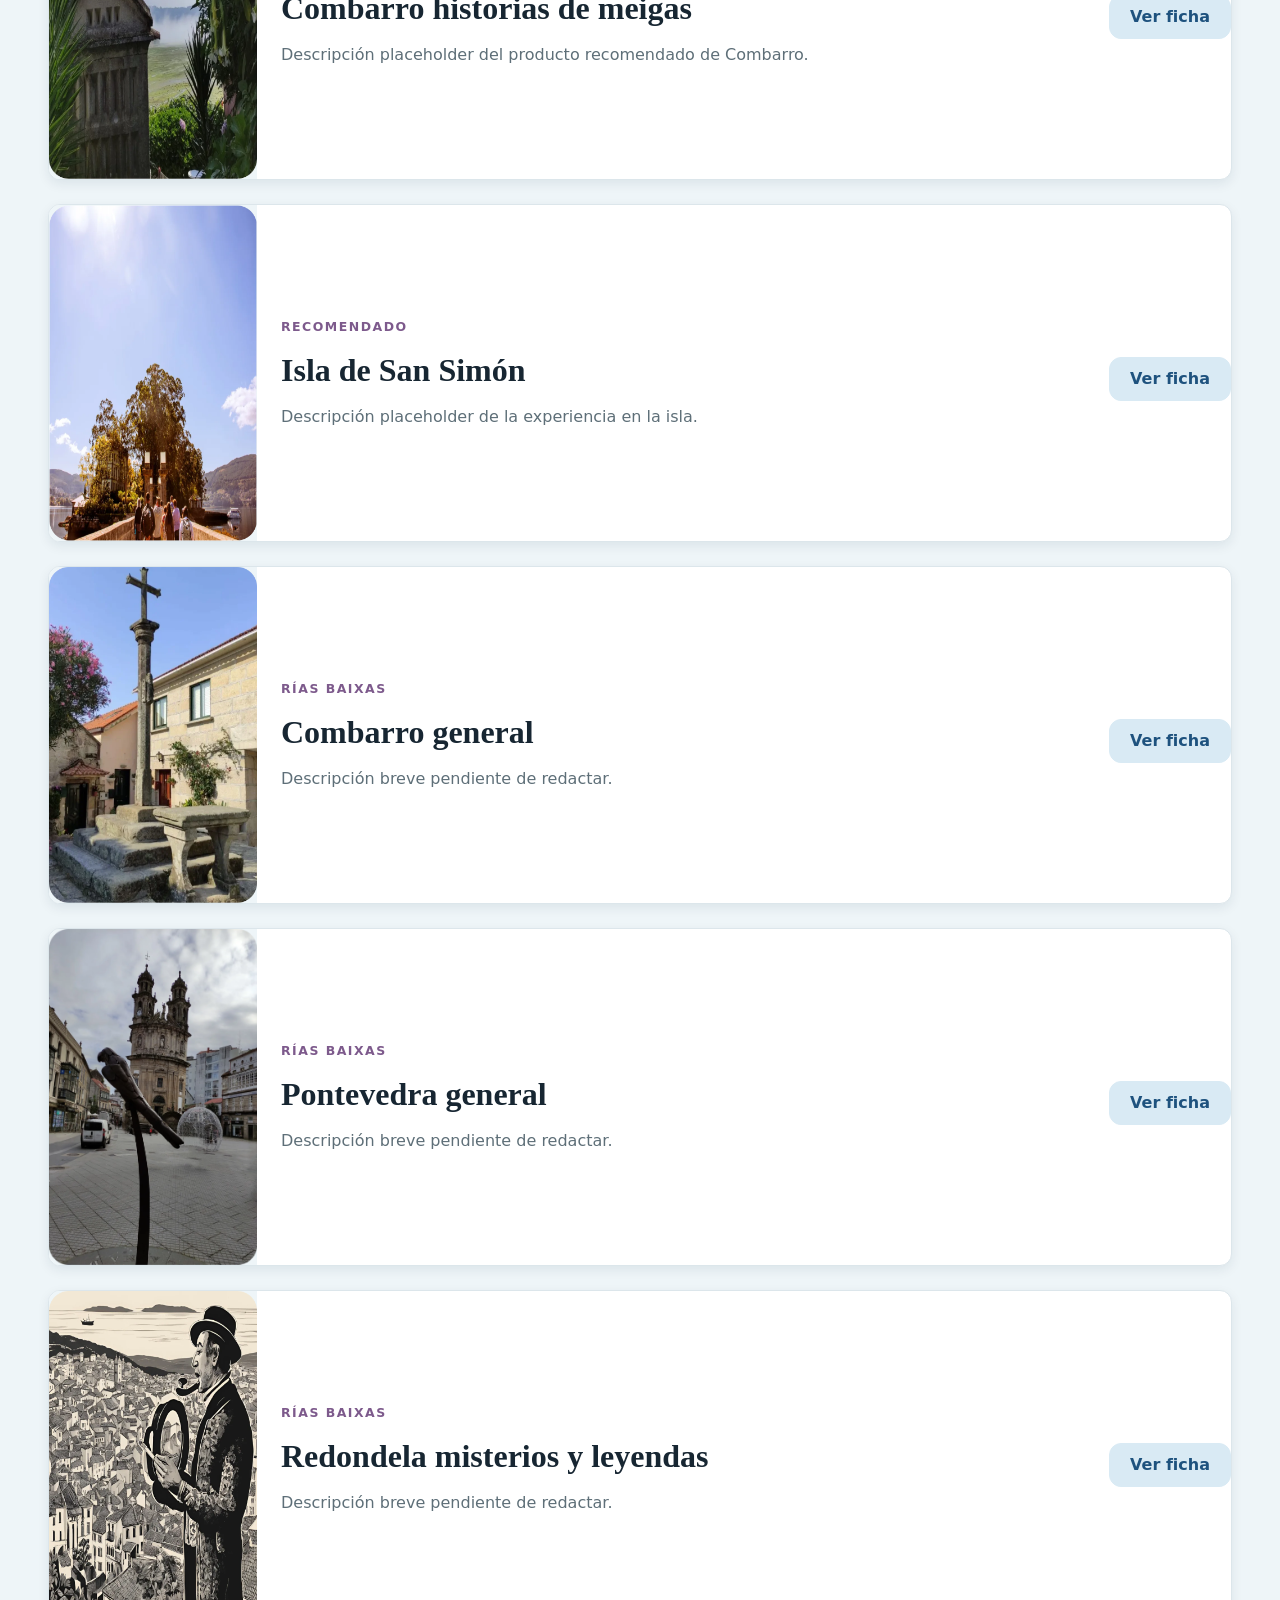
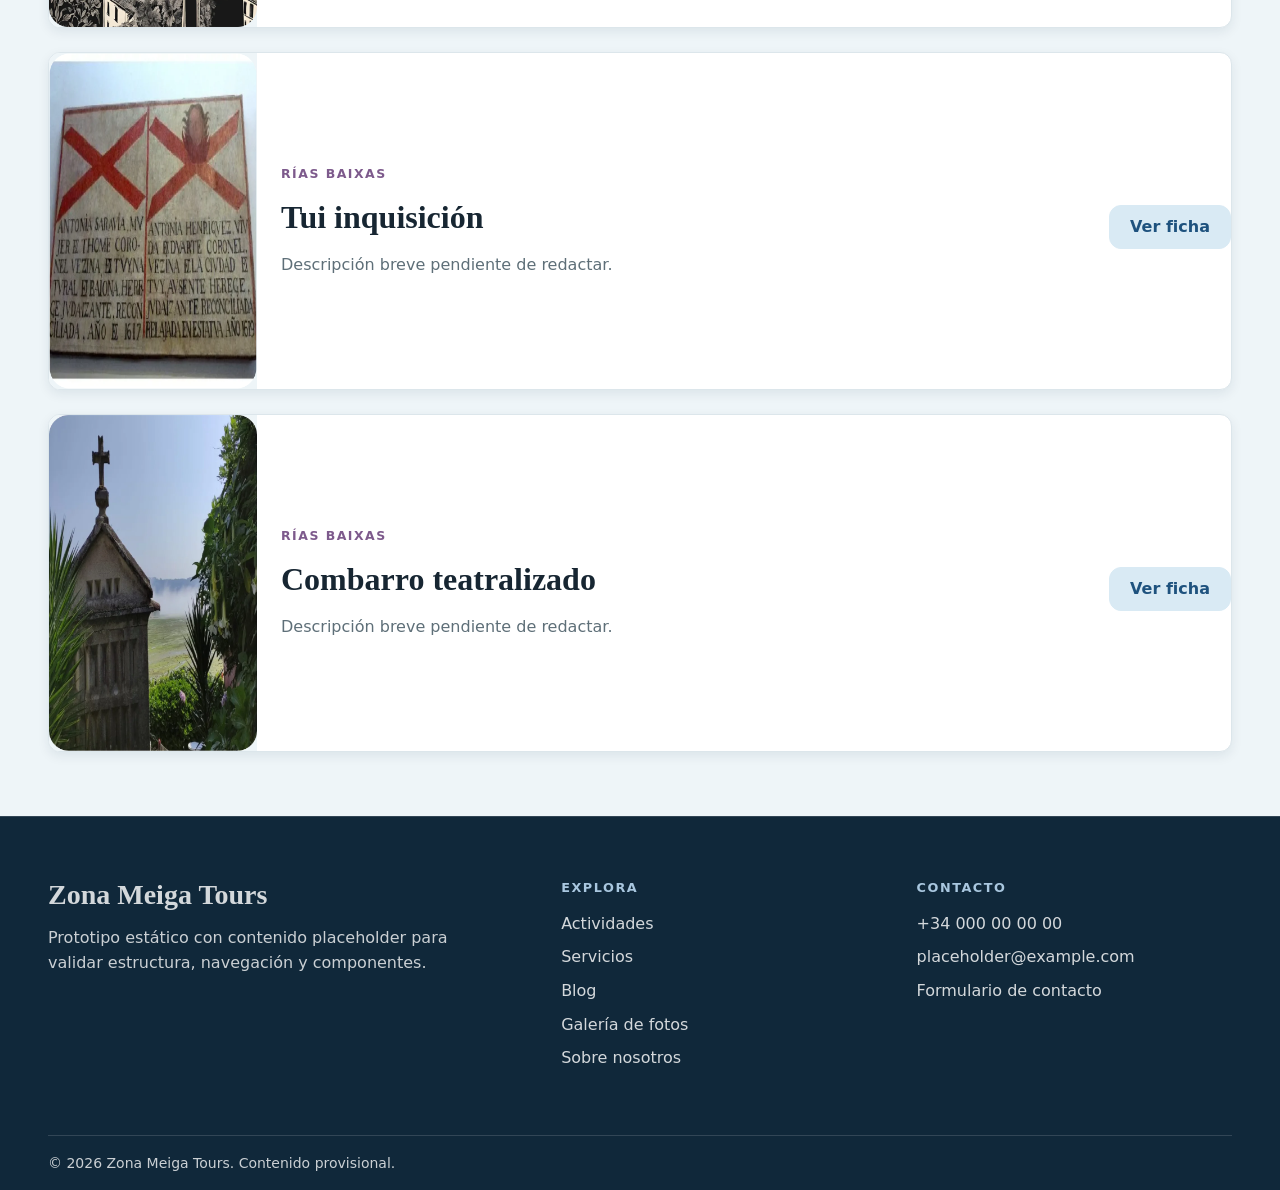
<file: servicios-rias-baixas.html>
<!DOCTYPE html>

<html lang="es">
<head>
<meta charset="utf-8"/>
<meta content="width=device-width, initial-scale=1" name="viewport"/>
<meta content="Actividades placeholder de Rías Baixas." name="description"/>
<title>Rías Baixas | Zona Meiga Tours</title>
<link href="assets/css/styles.css" rel="stylesheet"/>
<script defer="" src="assets/js/main.js"></script>
</head>
<body>
<a class="skip-link" href="#contenido">Saltar al contenido principal</a>
<header class="site-header">
<div class="container site-header__inner">
<div class="site-header__top">
<a aria-label="Ir al inicio" class="site-logo" href="index.html">
<img alt="" src="assets/img/logo.svg"/>
<span>Zona Meiga Tours</span>
</a>
<button aria-controls="main-menu" aria-expanded="false" class="nav-toggle" type="button">
          Menú
        </button>
</div>
<nav aria-label="Navegación principal" class="site-nav">
<ul class="nav-list" id="main-menu">
<li><a href="index.html">Inicio</a></li>
<li><a aria-current="page" href="servicios-rias-baixas.html">Actividades</a></li>
<li><a href="servicios.html">Servicios</a></li>
<li><a href="blog.html">Blog</a></li>
<li><a href="galeria.html">Galería</a></li>
<li><a href="sobre.html">Sobre nosotros</a></li>
<li><a href="contacto.html">Contacto</a></li>
</ul>
</nav>
</div>
</header>
<main id="contenido">
<section class="hero hero--compact">
<div class="container hero__content">
<p class="hero__eyebrow">Actividades</p>
<h1 class="hero__title">Rías Baixas</h1>
<p class="hero__text">Listado placeholder de actividades, recomendados y servicios de la zona. Preparado para futuras reservas y disponibilidad.</p>
</div>
</section>
<section class="section section--light">
<div class="container">
<nav aria-label="Migas de pan" class="breadcrumb">
<ol>
<li><a href="index.html">Inicio</a></li>
<li><a href="servicios-rias-baixas.html">Actividades</a></li>
<li aria-current="page">Rías Baixas</li>
</ol>
</nav>
</div>
</section>
<section class="section section--surface">
<div class="container intro-grid">
<div class="flow">
<p class="placeholder-note">Contenido provisional</p>
<h2>Actividades y recorridos pendientes de contenido final</h2>
<p class="lead">Esta página valida el listado de actividades principales. Más adelante podrá conectarse a disponibilidad, calendario, reservas o gestor de contenidos.</p>
<ul class="meta-list">
<li>Rías Baixas</li>
<li>Reservas futuras</li>
<li>Contenido dummy</li>
</ul>
</div>
<aside class="service-card">
<h3 class="service-card__title">Reserva y disponibilidad</h3>
<p class="service-card__text">Bloque preparado para mostrar calendario, plazas y botón de reserva cuando exista backend.</p>
<a class="button button--booking" href="contacto.html">Consultar disponibilidad</a>
</aside>
</div>
</section>
<section class="section section--soft">
<div class="container">
<header class="section-heading">
<p class="section-heading__eyebrow">Listado de actividades</p>
<h2 class="section-heading__title">Servicios de Rías Baixas</h2>
<p class="section-heading__text">Cada card es una entrada provisional hacia una ficha de servicio.</p>
</header>
<div class="activity-grid">
<article class="activity-card activity-card--with-media"><div class="activity-card__media"><img alt="Imagen actual de Combarro vinculada a historias de meigas" loading="lazy" src="assets/img/combarro-meigas.webp"/></div>
<div class="activity-card__content">
<p class="activity-card__eyebrow">Recomendado</p>
<h3 class="activity-card__title">Combarro historias de meigas</h3>
<p class="activity-card__text">Descripción placeholder del producto recomendado de Combarro.</p>
</div>
<div class="activity-card__actions">
<a class="button button--secondary" href="servicio-combarro-meigas.html">Ver ficha</a>
</div>
</article>
<article class="activity-card activity-card--with-media"><div class="activity-card__media"><img alt="Imagen actual de la experiencia de la Isla de San Simón" loading="lazy" src="assets/img/san-simon.webp"/></div>
<div class="activity-card__content">
<p class="activity-card__eyebrow">Recomendado</p>
<h3 class="activity-card__title">Isla de San Simón</h3>
<p class="activity-card__text">Descripción placeholder de la experiencia en la isla.</p>
</div>
<div class="activity-card__actions">
<a class="button button--secondary" href="servicio-isla-san-simon.html">Ver ficha</a>
</div>
</article>
<article class="activity-card activity-card--with-media"><div class="activity-card__media"><img alt="Cruceiro y arquitectura tradicional de Combarro" loading="lazy" src="assets/img/combarro-general.webp"/></div>
<div class="activity-card__content">
<p class="activity-card__eyebrow">Rías Baixas</p>
<h3 class="activity-card__title">Combarro general</h3>
<p class="activity-card__text">Descripción breve pendiente de redactar.</p>
</div>
<div class="activity-card__actions">
<a class="button button--secondary" href="servicio-generico.html">Ver ficha</a>
</div>
</article>
<article class="activity-card activity-card--with-media"><div class="activity-card__media"><img alt="Plaza de Pontevedra con la iglesia de la Peregrina" loading="lazy" src="assets/img/pontevedra-general.webp"/></div>
<div class="activity-card__content">
<p class="activity-card__eyebrow">Rías Baixas</p>
<h3 class="activity-card__title">Pontevedra general</h3>
<p class="activity-card__text">Descripción breve pendiente de redactar.</p>
</div>
<div class="activity-card__actions">
<a class="button button--secondary" href="servicio-generico.html">Ver ficha</a>
</div>
</article>
<article class="activity-card activity-card--with-media"><div class="activity-card__media"><img alt="Ilustración actual asociada a un recorrido teatralizado urbano" loading="lazy" src="assets/img/vigo-teatralizado.webp"/></div>
<div class="activity-card__content">
<p class="activity-card__eyebrow">Rías Baixas</p>
<h3 class="activity-card__title">Redondela misterios y leyendas</h3>
<p class="activity-card__text">Descripción breve pendiente de redactar.</p>
</div>
<div class="activity-card__actions">
<a class="button button--secondary" href="servicio-generico.html">Ver ficha</a>
</div>
</article>
<article class="activity-card activity-card--with-media"><div class="activity-card__media"><img alt="Imagen actual asociada al servicio de Tui inquisición" loading="lazy" src="assets/img/tui-inquisicion.webp"/></div>
<div class="activity-card__content">
<p class="activity-card__eyebrow">Rías Baixas</p>
<h3 class="activity-card__title">Tui inquisición</h3>
<p class="activity-card__text">Descripción breve pendiente de redactar.</p>
</div>
<div class="activity-card__actions">
<a class="button button--secondary" href="servicio-generico.html">Ver ficha</a>
</div>
</article>
<article class="activity-card activity-card--with-media"><div class="activity-card__media"><img alt="Imagen actual de Combarro vinculada a recorrido teatralizado" loading="lazy" src="assets/img/combarro-meigas.webp"/></div>
<div class="activity-card__content">
<p class="activity-card__eyebrow">Rías Baixas</p>
<h3 class="activity-card__title">Combarro teatralizado</h3>
<p class="activity-card__text">Descripción breve pendiente de redactar.</p>
</div>
<div class="activity-card__actions">
<a class="button button--secondary" href="servicio-generico.html">Ver ficha</a>
</div>
</article>
</div>
</div>
</section>
</main>
<footer class="site-footer">
<div class="container site-footer__inner">
<div class="site-footer__brand">
<a class="site-footer__logo" href="index.html">Zona Meiga Tours</a>
<p>Prototipo estático con contenido placeholder para validar estructura, navegación y componentes.</p>
</div>
<nav aria-label="Navegación secundaria" class="site-footer__nav">
<h2 class="site-footer__title">Explora</h2>
<ul>
<li><a href="servicios-rias-baixas.html">Actividades</a></li>
<li><a href="servicios.html">Servicios</a></li>
<li><a href="blog.html">Blog</a></li>
<li><a href="galeria.html">Galería de fotos</a></li>
<li><a href="sobre.html">Sobre nosotros</a></li>
</ul>
</nav>
<div class="site-footer__contact">
<h2 class="site-footer__title">Contacto</h2>
<ul>
<li><a href="tel:+34000000000">+34 000 00 00 00</a></li>
<li><a href="mailto:placeholder@example.com">placeholder@example.com</a></li>
<li><a href="contacto.html">Formulario de contacto</a></li>
</ul>
</div>
</div>
<div class="container site-footer__bottom">
<p>© 2026 Zona Meiga Tours. Contenido provisional.</p>
</div>
</footer>
</body>
</html>
</file>
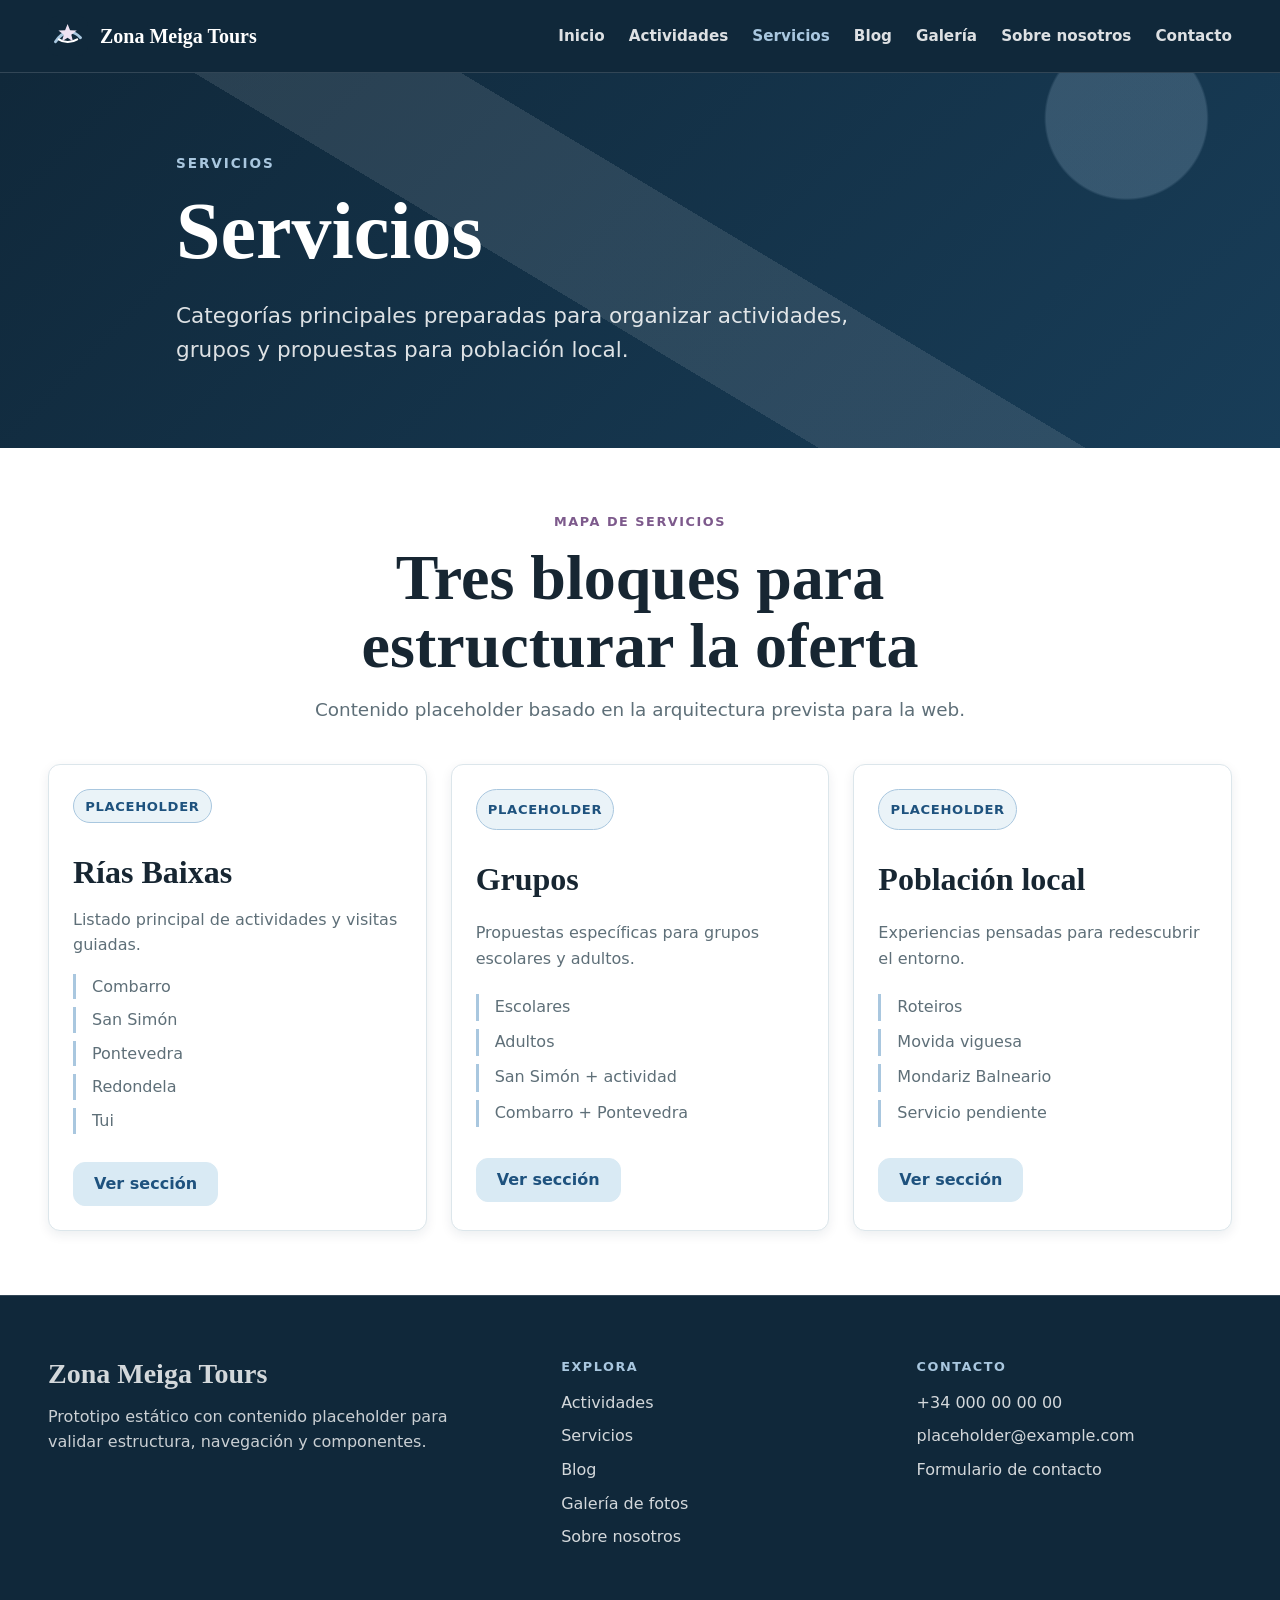
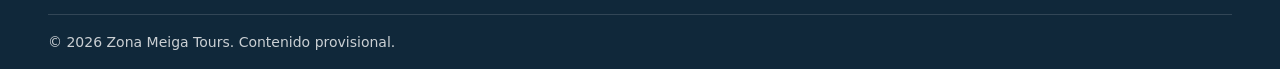
<file: servicios.html>
<!doctype html>
<html lang="es">
<head>
  <meta charset="utf-8">
  <meta name="viewport" content="width=device-width, initial-scale=1">
  <meta name="description" content="Categorías de servicios placeholder.">
  <title>Servicios | Zona Meiga Tours</title>
  <link rel="stylesheet" href="assets/css/styles.css">
  <script src="assets/js/main.js" defer></script>
</head>
<body>
  <a class="skip-link" href="#contenido">Saltar al contenido principal</a>

  <header class="site-header">
    <div class="container site-header__inner">
      <div class="site-header__top">
        <a class="site-logo" href="index.html" aria-label="Ir al inicio">
          <img src="assets/img/logo.svg" alt="">
          <span>Zona Meiga Tours</span>
        </a>

        <button class="nav-toggle" type="button" aria-expanded="false" aria-controls="main-menu">
          Menú
        </button>
      </div>

      <nav class="site-nav" aria-label="Navegación principal">
        <ul id="main-menu" class="nav-list">
          <li><a href="index.html">Inicio</a></li>
          <li><a href="servicios-rias-baixas.html">Actividades</a></li>
          <li><a href="servicios.html" aria-current="page">Servicios</a></li>
          <li><a href="blog.html">Blog</a></li>
          <li><a href="galeria.html">Galería</a></li>
          <li><a href="sobre.html">Sobre nosotros</a></li>
          <li><a href="contacto.html">Contacto</a></li>
        </ul>
      </nav>
    </div>
  </header>

  <main id="contenido">

    <section class="hero hero--compact">
      <div class="container hero__content">
        <p class="hero__eyebrow">Servicios</p>
        <h1 class="hero__title">Servicios</h1>
        <p class="hero__text">Categorías principales preparadas para organizar actividades, grupos y propuestas para población local.</p>
      </div>
    </section>

    <section class="section section--surface">
      <div class="container">
        <header class="section-heading section-heading--center">
          <p class="section-heading__eyebrow">Mapa de servicios</p>
          <h2 class="section-heading__title">Tres bloques para estructurar la oferta</h2>
          <p class="section-heading__text">Contenido placeholder basado en la arquitectura prevista para la web.</p>
        </header>
        <div class="service-grid">
          <article class="service-card">
            <p class="placeholder-note">Placeholder</p>
            <h3 class="service-card__title">Rías Baixas</h3>
            <p class="service-card__text">Listado principal de actividades y visitas guiadas.</p>
            <ul class="service-card__list">
              <li>Combarro</li>
              <li>San Simón</li>
              <li>Pontevedra</li>
              <li>Redondela</li>
              <li>Tui</li>
            </ul>
            <div class="editorial-card__actions">
              <a class="button button--secondary" href="servicios-rias-baixas.html">Ver sección</a>
            </div>
          </article>
          <article class="service-card">
            <p class="placeholder-note">Placeholder</p>
            <h3 class="service-card__title">Grupos</h3>
            <p class="service-card__text">Propuestas específicas para grupos escolares y adultos.</p>
            <ul class="service-card__list">
              <li>Escolares</li>
              <li>Adultos</li>
              <li>San Simón + actividad</li>
              <li>Combarro + Pontevedra</li>
            </ul>
            <div class="editorial-card__actions">
              <a class="button button--secondary" href="servicios-grupos.html">Ver sección</a>
            </div>
          </article>
          <article class="service-card">
            <p class="placeholder-note">Placeholder</p>
            <h3 class="service-card__title">Población local</h3>
            <p class="service-card__text">Experiencias pensadas para redescubrir el entorno.</p>
            <ul class="service-card__list">
              <li>Roteiros</li>
              <li>Movida viguesa</li>
              <li>Mondariz Balneario</li>
              <li>Servicio pendiente</li>
            </ul>
            <div class="editorial-card__actions">
              <a class="button button--secondary" href="servicios-poblacion-local.html">Ver sección</a>
            </div>
          </article>
        </div>
      </div>
    </section>

  </main>

  <footer class="site-footer">
    <div class="container site-footer__inner">
      <div class="site-footer__brand">
        <a class="site-footer__logo" href="index.html">Zona Meiga Tours</a>
        <p>Prototipo estático con contenido placeholder para validar estructura, navegación y componentes.</p>
      </div>

      <nav class="site-footer__nav" aria-label="Navegación secundaria">
        <h2 class="site-footer__title">Explora</h2>
        <ul>
          <li><a href="servicios-rias-baixas.html">Actividades</a></li>
          <li><a href="servicios.html">Servicios</a></li>
          <li><a href="blog.html">Blog</a></li>
          <li><a href="galeria.html">Galería de fotos</a></li>
          <li><a href="sobre.html">Sobre nosotros</a></li>
        </ul>
      </nav>

      <div class="site-footer__contact">
        <h2 class="site-footer__title">Contacto</h2>
        <ul>
          <li><a href="tel:+34000000000">+34 000 00 00 00</a></li>
          <li><a href="mailto:placeholder@example.com">placeholder@example.com</a></li>
          <li><a href="contacto.html">Formulario de contacto</a></li>
        </ul>
      </div>
    </div>

    <div class="container site-footer__bottom">
      <p>© 2026 Zona Meiga Tours. Contenido provisional.</p>
    </div>
  </footer>
</body>
</html>
</file>
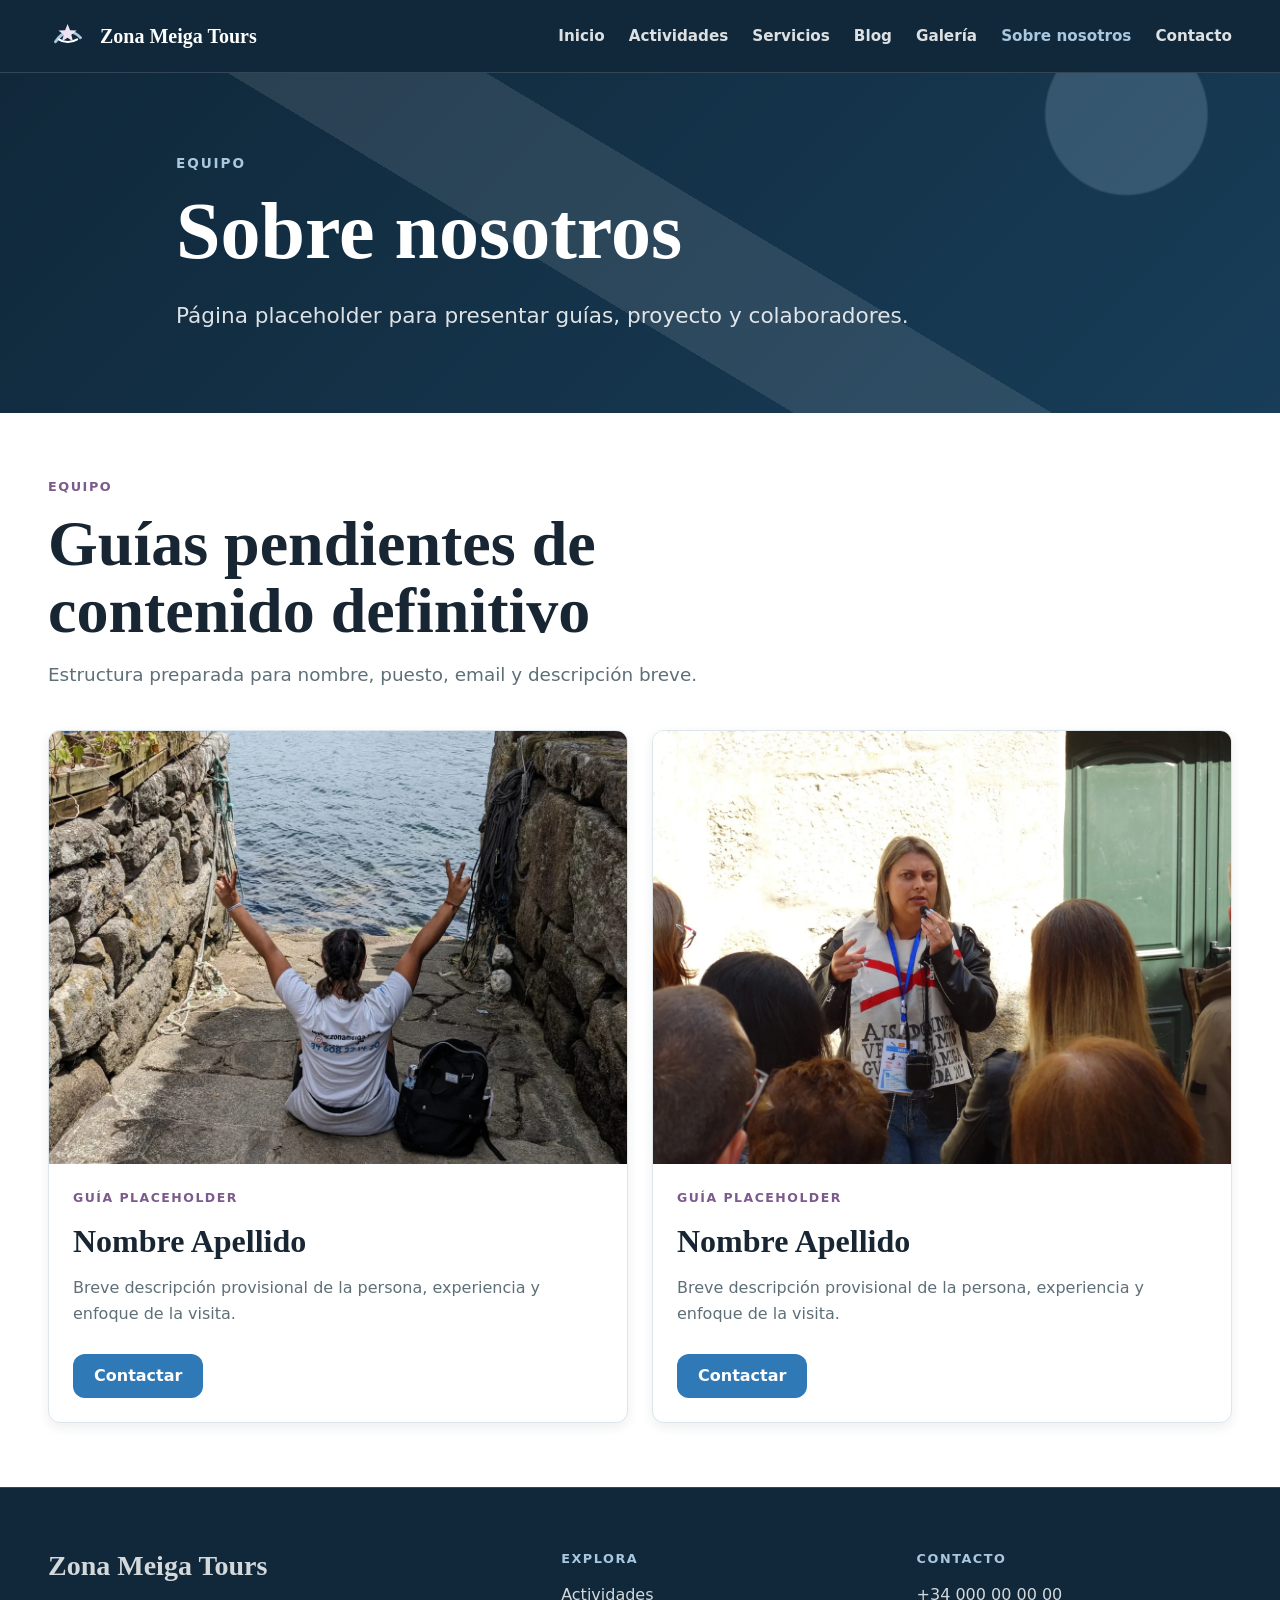
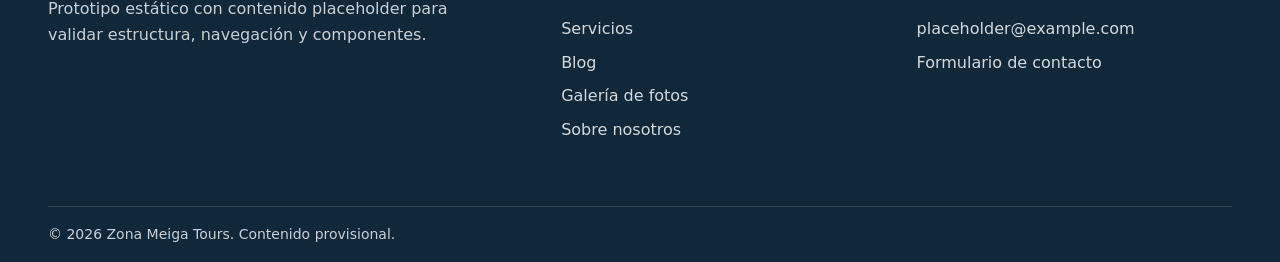
<file: sobre.html>
<!DOCTYPE html>

<html lang="es">
<head>
<meta charset="utf-8"/>
<meta content="width=device-width, initial-scale=1" name="viewport"/>
<meta content="Sobre nosotros placeholder." name="description"/>
<title>Sobre nosotros | Zona Meiga Tours</title>
<link href="assets/css/styles.css" rel="stylesheet"/>
<script defer="" src="assets/js/main.js"></script>
</head>
<body>
<a class="skip-link" href="#contenido">Saltar al contenido principal</a>
<header class="site-header">
<div class="container site-header__inner">
<div class="site-header__top">
<a aria-label="Ir al inicio" class="site-logo" href="index.html">
<img alt="" src="assets/img/logo.svg"/>
<span>Zona Meiga Tours</span>
</a>
<button aria-controls="main-menu" aria-expanded="false" class="nav-toggle" type="button">
          Menú
        </button>
</div>
<nav aria-label="Navegación principal" class="site-nav">
<ul class="nav-list" id="main-menu">
<li><a href="index.html">Inicio</a></li>
<li><a href="servicios-rias-baixas.html">Actividades</a></li>
<li><a href="servicios.html">Servicios</a></li>
<li><a href="blog.html">Blog</a></li>
<li><a href="galeria.html">Galería</a></li>
<li><a aria-current="page" href="sobre.html">Sobre nosotros</a></li>
<li><a href="contacto.html">Contacto</a></li>
</ul>
</nav>
</div>
</header>
<main id="contenido">
<section class="hero hero--compact">
<div class="container hero__content">
<p class="hero__eyebrow">Equipo</p>
<h1 class="hero__title">Sobre nosotros</h1>
<p class="hero__text">Página placeholder para presentar guías, proyecto y colaboradores.</p>
</div>
</section>
<section class="section section--surface">
<div class="container">
<header class="section-heading">
<p class="section-heading__eyebrow">Equipo</p>
<h2 class="section-heading__title">Guías pendientes de contenido definitivo</h2>
<p class="section-heading__text">Estructura preparada para nombre, puesto, email y descripción breve.</p>
</header>
<div class="recommended-grid">
<article class="editorial-card">
<div class="editorial-card__media">
<img alt="Imagen actual asociada a Zona Meiga en Combarro" loading="lazy" src="assets/img/guia-01.webp"/>
</div>
<div class="editorial-card__body">
<p class="editorial-card__eyebrow">Guía placeholder</p>
<h3 class="editorial-card__title">Nombre Apellido</h3>
<p class="editorial-card__text">Breve descripción provisional de la persona, experiencia y enfoque de la visita.</p>
<div class="editorial-card__actions">
<a class="button" href="contacto.html">Contactar</a>
</div>
</div>
</article>
<article class="editorial-card">
<div class="editorial-card__media">
<img alt="Grupo durante una visita guiada de Zona Meiga" loading="lazy" src="assets/img/guia-02.webp"/>
</div>
<div class="editorial-card__body">
<p class="editorial-card__eyebrow">Guía placeholder</p>
<h3 class="editorial-card__title">Nombre Apellido</h3>
<p class="editorial-card__text">Breve descripción provisional de la persona, experiencia y enfoque de la visita.</p>
<div class="editorial-card__actions">
<a class="button" href="contacto.html">Contactar</a>
</div>
</div>
</article>
</div>
</div>
</section>
</main>
<footer class="site-footer">
<div class="container site-footer__inner">
<div class="site-footer__brand">
<a class="site-footer__logo" href="index.html">Zona Meiga Tours</a>
<p>Prototipo estático con contenido placeholder para validar estructura, navegación y componentes.</p>
</div>
<nav aria-label="Navegación secundaria" class="site-footer__nav">
<h2 class="site-footer__title">Explora</h2>
<ul>
<li><a href="servicios-rias-baixas.html">Actividades</a></li>
<li><a href="servicios.html">Servicios</a></li>
<li><a href="blog.html">Blog</a></li>
<li><a href="galeria.html">Galería de fotos</a></li>
<li><a href="sobre.html">Sobre nosotros</a></li>
</ul>
</nav>
<div class="site-footer__contact">
<h2 class="site-footer__title">Contacto</h2>
<ul>
<li><a href="tel:+34000000000">+34 000 00 00 00</a></li>
<li><a href="mailto:placeholder@example.com">placeholder@example.com</a></li>
<li><a href="contacto.html">Formulario de contacto</a></li>
</ul>
</div>
</div>
<div class="container site-footer__bottom">
<p>© 2026 Zona Meiga Tours. Contenido provisional.</p>
</div>
</footer>
</body>
</html>
</file>
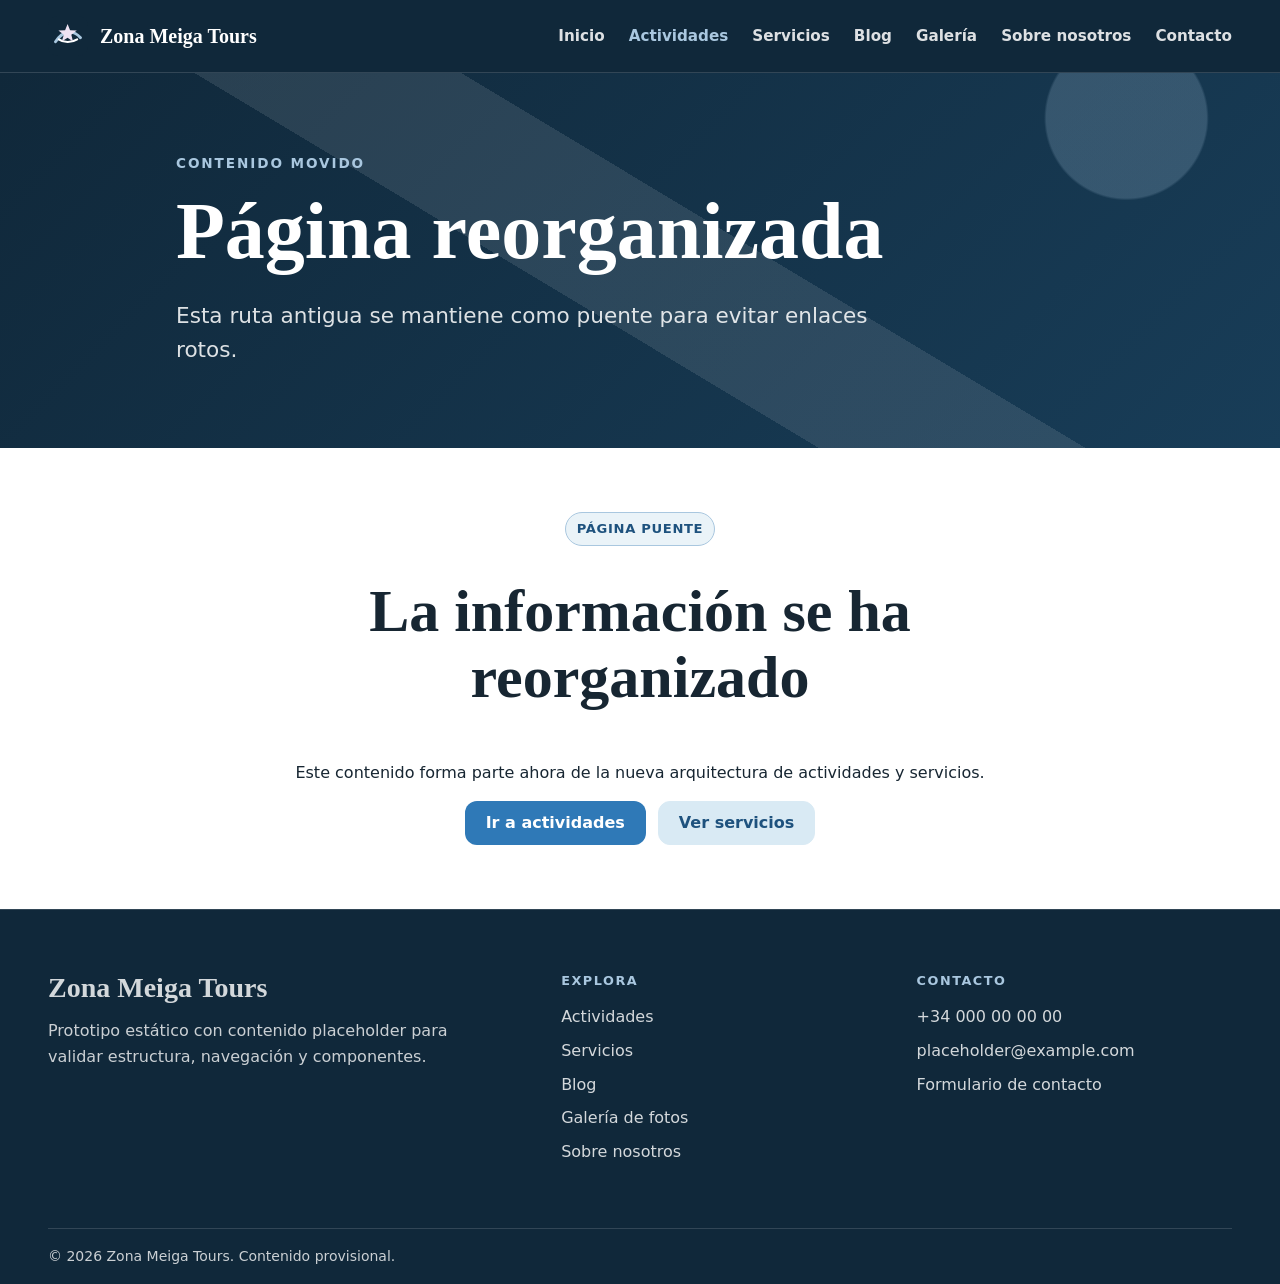
<file: tours-lugo.html>
<!doctype html>
<html lang="es">
<head>
  <meta charset="utf-8">
  <meta name="viewport" content="width=device-width, initial-scale=1">
  <meta name="description" content="Página puente placeholder.">
  <title>Contenido reorganizado | Zona Meiga Tours</title>
  <link rel="stylesheet" href="assets/css/styles.css">
  <script src="assets/js/main.js" defer></script>
</head>
<body>
  <a class="skip-link" href="#contenido">Saltar al contenido principal</a>

  <header class="site-header">
    <div class="container site-header__inner">
      <div class="site-header__top">
        <a class="site-logo" href="index.html" aria-label="Ir al inicio">
          <img src="assets/img/logo.svg" alt="">
          <span>Zona Meiga Tours</span>
        </a>

        <button class="nav-toggle" type="button" aria-expanded="false" aria-controls="main-menu">
          Menú
        </button>
      </div>

      <nav class="site-nav" aria-label="Navegación principal">
        <ul id="main-menu" class="nav-list">
          <li><a href="index.html">Inicio</a></li>
          <li><a href="servicios-rias-baixas.html" aria-current="page">Actividades</a></li>
          <li><a href="servicios.html">Servicios</a></li>
          <li><a href="blog.html">Blog</a></li>
          <li><a href="galeria.html">Galería</a></li>
          <li><a href="sobre.html">Sobre nosotros</a></li>
          <li><a href="contacto.html">Contacto</a></li>
        </ul>
      </nav>
    </div>
  </header>

  <main id="contenido">

    <section class="hero hero--compact">
      <div class="container hero__content">
        <p class="hero__eyebrow">Contenido movido</p>
        <h1 class="hero__title">Página reorganizada</h1>
        <p class="hero__text">Esta ruta antigua se mantiene como puente para evitar enlaces rotos.</p>
      </div>
    </section>
    <section class="section section--surface">
      <div class="container--content flow text-center">
        <p class="placeholder-note">Página puente</p>
        <h2>La información se ha reorganizado</h2>
        <p>Este contenido forma parte ahora de la nueva arquitectura de actividades y servicios.</p>
        <div class="button-group">
          <a class="button" href="servicios-rias-baixas.html">Ir a actividades</a>
          <a class="button button--secondary" href="servicios.html">Ver servicios</a>
        </div>
      </div>
    </section>

  </main>

  <footer class="site-footer">
    <div class="container site-footer__inner">
      <div class="site-footer__brand">
        <a class="site-footer__logo" href="index.html">Zona Meiga Tours</a>
        <p>Prototipo estático con contenido placeholder para validar estructura, navegación y componentes.</p>
      </div>

      <nav class="site-footer__nav" aria-label="Navegación secundaria">
        <h2 class="site-footer__title">Explora</h2>
        <ul>
          <li><a href="servicios-rias-baixas.html">Actividades</a></li>
          <li><a href="servicios.html">Servicios</a></li>
          <li><a href="blog.html">Blog</a></li>
          <li><a href="galeria.html">Galería de fotos</a></li>
          <li><a href="sobre.html">Sobre nosotros</a></li>
        </ul>
      </nav>

      <div class="site-footer__contact">
        <h2 class="site-footer__title">Contacto</h2>
        <ul>
          <li><a href="tel:+34000000000">+34 000 00 00 00</a></li>
          <li><a href="mailto:placeholder@example.com">placeholder@example.com</a></li>
          <li><a href="contacto.html">Formulario de contacto</a></li>
        </ul>
      </div>
    </div>

    <div class="container site-footer__bottom">
      <p>© 2026 Zona Meiga Tours. Contenido provisional.</p>
    </div>
  </footer>
</body>
</html>
</file>
<file: assets/css/styles.css>
/* ============================================================================
   Zona Meiga Tours - prototipo estático placeholder
   Enfoque: estructura limpia, responsive, accesible y preparada para backend.
   ============================================================================ */

/* 1. Reset ligero
   ========================================================================== */

*,
*::before,
*::after {
  box-sizing: border-box;
}

html {
  font-size: 100%;
  scroll-behavior: smooth;
}

body {
  min-height: 100vh;
  margin: 0;
  text-rendering: optimizeSpeed;
}

img,
picture,
svg {
  display: block;
  max-width: 100%;
}

button,
input,
textarea,
select {
  font: inherit;
}

button {
  cursor: pointer;
}

h1,
h2,
h3,
h4,
p,
figure,
blockquote {
  margin-top: 0;
}

figure {
  margin-inline: 0;
}

:target {
  scroll-margin-block: 5rem;
}

/* 2. Variables
   ========================================================================== */

:root {
  --color-bg: #f7f3ea;
  --color-surface: #ffffff;
  --color-surface-soft: #eef5f8;

  --color-text: #172632;
  --color-text-muted: #5e6f78;
  --color-text-inverted: #ffffff;

  --color-primary: #2f79b7;
  --color-primary-dark: #1e527e;
  --color-primary-soft: #d9eaf4;

  --color-secondary: #a9c7df;
  --color-secondary-soft: #eaf3f8;

  --color-accent: #7d5a8c;
  --color-accent-dark: #533660;
  --color-accent-soft: #efe3f3;

  --color-stone: #d8d0c3;
  --color-border: #dce6eb;

  --color-dark: #10283a;
  --color-dark-soft: #183d58;

  --color-success: #2f7d5a;
  --color-warning: #b8792c;
  --color-error: #b74444;

  --font-base: system-ui, -apple-system, BlinkMacSystemFont, "Segoe UI", sans-serif;
  --font-heading: Georgia, "Times New Roman", serif;

  --space-2xs: 0.25rem;
  --space-xs: 0.5rem;
  --space-sm: 0.75rem;
  --space-md: 1rem;
  --space-lg: 1.5rem;
  --space-xl: 2.5rem;
  --space-2xl: 4rem;
  --space-3xl: 6rem;

  --container-sm: 45rem;
  --container-md: 64rem;
  --container-lg: 75rem;
  --container-xl: 90rem;
  --page-padding: clamp(1rem, 4vw, 3rem);

  --radius-sm: 0.375rem;
  --radius-md: 0.75rem;
  --radius-lg: 1rem;

  --shadow-sm: 0 0.25rem 0.75rem rgb(16 40 58 / 8%);
  --shadow-md: 0 0.75rem 2rem rgb(16 40 58 / 12%);

  --border-soft: 1px solid var(--color-border);

  --transition-fast: 160ms ease;
  --transition-base: 220ms ease;
}

/* 3. Base
   ========================================================================== */

body {
  font-family: var(--font-base);
  line-height: 1.6;
  color: var(--color-text);
  background-color: var(--color-bg);
}

main {
  min-height: 60vh;
}

::selection {
  color: var(--color-text-inverted);
  background-color: var(--color-primary-dark);
}

/* 4. Tipografía
   ========================================================================== */

h1,
h2,
h3,
h4 {
  font-family: var(--font-heading);
  line-height: 1.1;
  font-weight: 700;
  color: var(--color-text);
}

h1 {
  font-size: clamp(2.75rem, 8vw, 5.5rem);
}

h2 {
  font-size: clamp(2rem, 5vw, 3.75rem);
}

h3 {
  font-size: clamp(1.4rem, 3vw, 2rem);
}

h4 {
  font-size: 1.25rem;
}

p {
  margin-bottom: var(--space-md);
}

.lead {
  color: var(--color-text-muted);
  font-size: clamp(1.1rem, 2vw, 1.35rem);
}

/* 5. Utilidades
   ========================================================================== */

.container {
  width: min(100% - calc(var(--page-padding) * 2), var(--container-xl));
  margin-inline: auto;
}

.container--content {
  width: min(100% - calc(var(--page-padding) * 2), var(--container-sm));
  margin-inline: auto;
}

.container--wide {
  width: min(100% - calc(var(--page-padding) * 2), var(--container-xl));
  margin-inline: auto;
}

.flow > * + * {
  margin-top: var(--flow-space, var(--space-md));
}

.text-center {
  text-align: center;
}

.visually-hidden {
  position: absolute;
  width: 1px;
  height: 1px;
  padding: 0;
  margin: -1px;
  overflow: hidden;
  white-space: nowrap;
  border: 0;
  clip: rect(0 0 0 0);
  clip-path: inset(50%);
}

.skip-link {
  position: absolute;
  top: var(--space-md);
  left: var(--space-md);
  z-index: 1000;
  padding: var(--space-sm) var(--space-md);
  border-radius: var(--radius-sm);
  color: var(--color-text-inverted);
  background-color: var(--color-primary-dark);
  text-decoration: none;
  transform: translateY(-150%);
}

.skip-link:focus {
  transform: translateY(0);
}

.placeholder-note {
  display: inline-flex;
  width: fit-content;
  align-items: center;
  gap: var(--space-xs);
  padding: 0.35rem 0.7rem;
  border: 1px solid var(--color-secondary);
  border-radius: 999px;
  color: var(--color-primary-dark);
  background-color: var(--color-secondary-soft);
  font-size: 0.82rem;
  font-weight: 800;
  letter-spacing: 0.05em;
  text-transform: uppercase;
}

/* 6. Enlaces y botones
   ========================================================================== */

a {
  color: var(--color-primary-dark);
  text-underline-offset: 0.2em;
  transition:
    color var(--transition-fast),
    background-color var(--transition-fast),
    border-color var(--transition-fast);
}

a:hover {
  color: var(--color-primary);
}

a:focus-visible,
button:focus-visible,
input:focus-visible,
textarea:focus-visible,
select:focus-visible {
  outline: 3px solid var(--color-accent);
  outline-offset: 3px;
}

.button {
  display: inline-flex;
  align-items: center;
  justify-content: center;
  min-height: 2.75rem;
  padding: 0.75rem 1.25rem;
  border: 1px solid transparent;
  border-radius: var(--radius-md);
  font: inherit;
  font-weight: 800;
  line-height: 1;
  text-align: center;
  text-decoration: none;
  color: var(--color-text-inverted);
  background-color: var(--color-primary);
  cursor: pointer;
  transition:
    color var(--transition-fast),
    background-color var(--transition-fast),
    border-color var(--transition-fast),
    box-shadow var(--transition-base),
    transform var(--transition-base);
}

.button:hover {
  color: var(--color-text-inverted);
  background-color: var(--color-primary-dark);
}

.button--secondary {
  color: var(--color-primary-dark);
  background-color: var(--color-primary-soft);
  border-color: var(--color-primary-soft);
}

.button--secondary:hover {
  color: var(--color-primary-dark);
  background-color: var(--color-secondary-soft);
  border-color: var(--color-secondary-soft);
}

.button--ghost {
  color: var(--color-text-inverted);
  background-color: transparent;
  border-color: rgb(255 255 255 / 55%);
}

.button--ghost:hover {
  color: var(--color-dark);
  background-color: var(--color-text-inverted);
  border-color: var(--color-text-inverted);
}

.button--booking {
  color: var(--color-text-inverted);
  background-color: var(--color-primary);
  border-color: var(--color-primary);
}

.button--whatsapp {
  color: var(--color-text-inverted);
  background-color: var(--color-success);
  border-color: var(--color-success);
}

.button--whatsapp:hover {
  color: var(--color-text-inverted);
  background-color: #246648;
  border-color: #246648;
}

.button-group {
  display: flex;
  flex-wrap: wrap;
  gap: var(--space-sm);
}

.text-center .button-group {
  justify-content: center;
}

/* 7. Header
   ========================================================================== */

.site-header {
  color: var(--color-text-inverted);
  background-color: var(--color-dark);
  border-bottom: 1px solid rgb(255 255 255 / 14%);
}

.site-header__inner {
  display: flex;
  align-items: center;
  justify-content: space-between;
  gap: var(--space-lg);
  min-height: 4.5rem;
  padding-block: var(--space-sm);
}

.site-header__top {
  display: flex;
  align-items: center;
  justify-content: space-between;
}

.site-logo {
  display: inline-flex;
  align-items: center;
  gap: var(--space-sm);
  color: var(--color-text-inverted);
  font-family: var(--font-heading);
  font-size: 1.25rem;
  font-weight: 700;
  line-height: 1;
  text-decoration: none;
}

.site-logo:hover {
  color: var(--color-secondary);
}

.site-logo img {
  width: auto;
  height: 2.5rem;
}

.site-nav {
  display: flex;
  align-items: center;
}

.nav-list {
  display: flex;
  align-items: center;
  gap: var(--space-lg);
  padding: 0;
  margin: 0;
  list-style: none;
}

.nav-list a {
  color: rgb(255 255 255 / 86%);
  font-size: 0.95rem;
  font-weight: 650;
  text-decoration: none;
}

.nav-list a:hover,
.nav-list a[aria-current="page"] {
  color: var(--color-secondary);
}

.nav-toggle {
  display: none;
  min-height: 2.5rem;
  padding: 0.5rem 0.75rem;
  border: 1px solid rgb(255 255 255 / 24%);
  border-radius: var(--radius-sm);
  color: var(--color-text-inverted);
  background: transparent;
  font: inherit;
  font-weight: 700;
}

.nav-toggle:hover {
  background-color: rgb(255 255 255 / 8%);
}

/* 8. Hero
   ========================================================================== */

.hero {
  position: relative;
  display: grid;
  align-items: center;
  min-height: clamp(30rem, 64vh, 43rem);
  padding-block: var(--space-3xl);
  overflow: hidden;
  color: var(--color-text-inverted);
  isolation: isolate;
  background:
    radial-gradient(circle at 86% 16%, rgb(169 199 223 / 32%) 0 5.25rem, transparent 5.4rem),
    radial-gradient(circle at 10% 82%, rgb(125 90 140 / 16%) 0 8rem, transparent 8.2rem),
    linear-gradient(135deg, var(--color-dark) 0%, var(--color-dark-soft) 52%, #225b86 100%);
}

.hero::before {
  content: "";
  position: absolute;
  inset: 0;
  z-index: 0;
  background:
    linear-gradient(
      31deg,
      transparent 0%,
      transparent 43%,
      rgb(255 255 255 / 10%) 43%,
      rgb(255 255 255 / 10%) 57%,
      transparent 57%
    );
  pointer-events: none;
}

.hero--compact {
  min-height: auto;
  padding-block: clamp(3rem, 8vw, 5rem);
  background:
    radial-gradient(circle at 88% 12%, rgb(169 199 223 / 22%) 0 5rem, transparent 5.15rem),
    linear-gradient(135deg, var(--color-dark) 0%, var(--color-dark-soft) 100%);
}

.hero__content {
  position: relative;
  z-index: 1;
  max-width: 58rem;
}

.hero__eyebrow {
  margin: 0 0 var(--space-sm);
  color: var(--color-secondary);
  font-size: 0.85rem;
  font-weight: 800;
  letter-spacing: 0.14em;
  text-transform: uppercase;
}

.hero__title {
  margin: 0;
  color: var(--color-text-inverted);
  font-size: clamp(3rem, 8vw, 6.25rem);
}

.hero--compact .hero__title {
  font-size: clamp(2.5rem, 7vw, 5rem);
}

.hero__text {
  max-width: 46rem;
  margin-top: var(--space-lg);
  margin-bottom: 0;
  color: rgb(255 255 255 / 86%);
  font-size: clamp(1.1rem, 2vw, 1.35rem);
}

.hero__actions {
  margin-top: var(--space-xl);
}

/* 9. Secciones y cabeceras
   ========================================================================== */

.section {
  padding-block: var(--space-2xl);
}

.section--light {
  background-color: var(--color-bg);
}

.section--surface {
  background-color: var(--color-surface);
}

.section--soft {
  background-color: var(--color-surface-soft);
}

.section--dark {
  color: var(--color-text-inverted);
  background: linear-gradient(135deg, var(--color-dark) 0%, var(--color-dark-soft) 100%);
}

.section--dark h1,
.section--dark h2,
.section--dark h3,
.section--dark h4 {
  color: var(--color-text-inverted);
}

.section--dark p {
  color: rgb(255 255 255 / 82%);
}

.section-heading {
  max-width: 48rem;
  margin-bottom: var(--space-xl);
}

.section-heading--center {
  margin-inline: auto;
  text-align: center;
}

.section-heading--compact {
  margin-bottom: var(--space-lg);
}

.section-heading__eyebrow {
  margin: 0 0 var(--space-sm);
  color: var(--color-accent);
  font-size: 0.8rem;
  font-weight: 800;
  letter-spacing: 0.12em;
  text-transform: uppercase;
}

.section-heading__title {
  margin: 0;
  font-family: var(--font-heading);
  font-size: clamp(2rem, 5vw, 4rem);
  line-height: 1.05;
}

.section-heading__text {
  margin: var(--space-md) 0 0;
  color: var(--color-text-muted);
  font-size: clamp(1rem, 2vw, 1.15rem);
}

.section--dark .section-heading__eyebrow {
  color: var(--color-secondary);
}

.section--dark .section-heading__text {
  color: rgb(255 255 255 / 78%);
}

/* 10. Cards, grids y listados
   ========================================================================== */

.editorial-grid,
.recommended-grid,
.service-grid,
.blog-grid,
.review-grid,
.placeholder-grid,
.activity-grid {
  display: grid;
  gap: var(--space-lg);
}

.editorial-card,
.service-card,
.review-card,
.placeholder-card,
.activity-card,
.reservation-panel,
.service-detail__calendar {
  border: var(--border-soft);
  border-radius: var(--radius-md);
  background-color: var(--color-surface);
  box-shadow: var(--shadow-sm);
}

.editorial-card,
.activity-card {
  display: grid;
  overflow: hidden;
  transition:
    box-shadow var(--transition-base),
    transform var(--transition-base);
}

.editorial-card:hover,
.activity-card:hover {
  box-shadow: var(--shadow-md);
  transform: translateY(-0.1rem);
}

.editorial-card__media {
  overflow: hidden;
  background-color: var(--color-surface-soft);
}

.editorial-card__media img {
  width: 100%;
  aspect-ratio: 4 / 3;
  object-fit: cover;
}

.editorial-card__body,
.service-card,
.review-card,
.placeholder-card,
.activity-card__content,
.reservation-panel,
.service-detail__calendar {
  display: grid;
  gap: var(--space-md);
  padding: var(--space-lg);
}

.editorial-card__eyebrow,
.activity-card__eyebrow,
.reservation-panel__eyebrow {
  margin: 0;
  color: var(--color-accent);
  font-size: 0.78rem;
  font-weight: 800;
  letter-spacing: 0.12em;
  text-transform: uppercase;
}

.editorial-card__title,
.service-card__title,
.activity-card__title,
.placeholder-card__title {
  margin: 0;
  font-family: var(--font-heading);
  font-size: clamp(1.45rem, 3vw, 2rem);
  line-height: 1.1;
}

.editorial-card__text,
.service-card__text,
.activity-card__text,
.placeholder-card__text {
  margin: 0;
  color: var(--color-text-muted);
}

.editorial-card__actions,
.activity-card__actions {
  display: flex;
  flex-wrap: wrap;
  gap: var(--space-sm);
  align-items: center;
  margin-top: var(--space-sm);
}

.service-card__list,
.check-list,
.meta-list,
.reservation-summary {
  display: grid;
  gap: var(--space-xs);
  padding: 0;
  margin: 0;
  list-style: none;
}

.service-card__list li,
.check-list li {
  padding-left: var(--space-md);
  border-left: 3px solid var(--color-secondary);
  color: var(--color-text-muted);
}

.meta-list {
  display: flex;
  flex-wrap: wrap;
}

.meta-list li {
  padding: 0.35rem 0.65rem;
  border-radius: 999px;
  color: var(--color-primary-dark);
  background-color: var(--color-primary-soft);
  font-size: 0.85rem;
  font-weight: 700;
}

.review-card blockquote {
  margin: 0;
  color: var(--color-text-muted);
  font-style: italic;
}

.review-card footer {
  color: var(--color-primary-dark);
  font-weight: 700;
}

/* 11. Layouts interiores
   ========================================================================== */

.intro-grid,
.service-detail {
  display: grid;
  gap: var(--space-xl);
  align-items: start;
}

.service-detail__media img {
  width: 100%;
  max-height: 34rem;
  object-fit: cover;
  border-radius: var(--radius-md);
  box-shadow: var(--shadow-sm);
}

.service-detail__content {
  display: grid;
  gap: var(--space-lg);
}

.breadcrumb ol {
  display: flex;
  flex-wrap: wrap;
  gap: var(--space-xs);
  padding: 0;
  margin: 0;
  list-style: none;
  color: var(--color-text-muted);
  font-size: 0.9rem;
}

.breadcrumb li:not(:last-child)::after {
  content: "/";
  margin-left: var(--space-xs);
  color: var(--color-stone);
}

.breadcrumb a {
  color: var(--color-primary-dark);
  font-weight: 700;
  text-decoration: none;
}

.breadcrumb a:hover {
  text-decoration: underline;
  text-underline-offset: 0.25em;
}

.timeline-list,
.detail-list {
  display: grid;
  gap: var(--space-md);
  padding: 0;
  margin: 0;
  list-style: none;
}

.timeline-list__item {
  display: grid;
  grid-template-columns: auto minmax(0, 1fr);
  gap: var(--space-md);
  padding: var(--space-lg);
  border: var(--border-soft);
  border-radius: var(--radius-md);
  background-color: var(--color-surface);
  box-shadow: var(--shadow-sm);
}

.timeline-list__step {
  display: inline-grid;
  place-items: center;
  width: 2.75rem;
  height: 2.75rem;
  border-radius: 999px;
  color: var(--color-text-inverted);
  background-color: var(--color-primary);
  font-size: 0.85rem;
  font-weight: 800;
}

.timeline-list h3 {
  margin-bottom: var(--space-xs);
  font-size: 1.25rem;
}

.timeline-list p {
  margin: 0;
  color: var(--color-text-muted);
}

.detail-list__item {
  display: grid;
  gap: var(--space-2xs);
  padding: var(--space-md);
  border: var(--border-soft);
  border-radius: var(--radius-sm);
  background-color: var(--color-surface);
}

.detail-list__label {
  color: var(--color-primary-dark);
  font-size: 0.8rem;
  font-weight: 800;
  letter-spacing: 0.08em;
  text-transform: uppercase;
}

.detail-list__value {
  color: var(--color-text-muted);
}

.reservation-panel {
  position: sticky;
  top: var(--space-lg);
}

.reservation-summary li {
  padding: var(--space-sm);
  border-radius: var(--radius-sm);
  color: var(--color-text-muted);
  background-color: var(--color-secondary-soft);
}

.reservation-panel__actions {
  display: grid;
  gap: var(--space-sm);
  margin-top: var(--space-sm);
}

.reservation-panel__actions .button {
  width: 100%;
}

.reservation-panel__note {
  margin: 0;
  color: var(--color-text-muted);
  font-size: 0.9rem;
}

/* 12. Formularios
   ========================================================================== */

.form-grid {
  display: grid;
  gap: var(--space-md);
}

.form-field {
  display: grid;
  gap: var(--space-xs);
}

.form-field label {
  color: var(--color-primary-dark);
  font-weight: 700;
}

.form-field input,
.form-field textarea,
.form-field select {
  width: 100%;
  padding: 0.8rem 0.9rem;
  border: var(--border-soft);
  border-radius: var(--radius-sm);
  color: var(--color-text);
  background-color: var(--color-surface);
}

.form-field textarea {
  min-height: 9rem;
  resize: vertical;
}

.form-help {
  margin: 0;
  color: var(--color-text-muted);
  font-size: 0.9rem;
}

/* 13. Galería
   ========================================================================== */

.gallery-grid {
  display: grid;
  gap: var(--space-md);
}

.gallery-item {
  overflow: hidden;
  border-radius: var(--radius-md);
  background-color: var(--color-surface-soft);
  box-shadow: var(--shadow-sm);
}

.gallery-item img {
  width: 100%;
  height: 100%;
  min-height: 16rem;
  object-fit: cover;
  transition: transform var(--transition-base);
}

.gallery-item:hover img {
  transform: scale(1.03);
}

/* 14. Footer
   ========================================================================== */

.site-footer {
  color: var(--color-text-inverted);
  background-color: var(--color-dark);
  border-top: 1px solid rgb(255 255 255 / 14%);
}

.site-footer__inner {
  display: grid;
  gap: var(--space-xl);
  padding-block: var(--space-2xl);
}

.site-footer__brand {
  max-width: 28rem;
}

.site-footer__logo {
  display: inline-flex;
  margin-bottom: var(--space-md);
  color: var(--color-text-inverted);
  font-family: var(--font-heading);
  font-size: 1.75rem;
  font-weight: 700;
  line-height: 1;
  text-decoration: none;
}

.site-footer__logo:hover {
  color: var(--color-secondary);
}

.site-footer p {
  margin: 0;
  color: rgb(255 255 255 / 78%);
}

.site-footer__title {
  margin: 0 0 var(--space-md);
  color: var(--color-secondary);
  font-family: var(--font-base);
  font-size: 0.8rem;
  font-weight: 800;
  letter-spacing: 0.12em;
  text-transform: uppercase;
}

.site-footer ul {
  display: grid;
  gap: var(--space-xs);
  padding: 0;
  margin: 0;
  list-style: none;
}

.site-footer a {
  color: rgb(255 255 255 / 82%);
  text-decoration: none;
}

.site-footer a:hover {
  color: var(--color-text-inverted);
  text-decoration: underline;
  text-underline-offset: 0.25em;
}

.site-footer__bottom {
  padding-block: var(--space-md);
  border-top: 1px solid rgb(255 255 255 / 14%);
}

.site-footer__bottom p {
  font-size: 0.875rem;
}

/* 15. Responsive
   ========================================================================== */

@media (max-width: 47.99rem) {
  .site-header__inner {
    align-items: stretch;
    flex-direction: column;
    gap: var(--space-md);
  }

  .site-header__top {
    width: 100%;
  }

  .nav-toggle {
    display: inline-flex;
    align-items: center;
    justify-content: center;
  }

  .site-nav {
    width: 100%;
  }

  .nav-list {
    display: none;
    width: 100%;
    padding-block: var(--space-sm);
  }

  .nav-list.is-open {
    display: grid;
    gap: var(--space-sm);
  }

  .nav-list a {
    display: block;
    padding-block: var(--space-xs);
  }

  .hero {
    min-height: auto;
    padding-block: var(--space-2xl);
  }

  .button-group,
  .editorial-card__actions,
  .activity-card__actions {
    align-items: stretch;
    flex-direction: column;
  }

  .button-group .button,
  .editorial-card__actions .button,
  .activity-card__actions .button {
    width: 100%;
  }

  .section {
    padding-block: var(--space-xl);
  }

  .timeline-list__item {
    grid-template-columns: 1fr;
  }
}

@media (min-width: 48rem) {
  .recommended-grid,
  .editorial-grid,
  .review-grid,
  .placeholder-grid {
    grid-template-columns: repeat(2, minmax(0, 1fr));
  }

  .service-grid,
  .blog-grid {
    grid-template-columns: repeat(3, minmax(0, 1fr));
  }

  .intro-grid {
    grid-template-columns: minmax(0, 1.3fr) minmax(20rem, 0.7fr);
  }

  .detail-list--two-columns {
    grid-template-columns: repeat(2, minmax(0, 1fr));
  }

  .detail-list__item--wide {
    grid-column: 1 / -1;
  }

  .gallery-grid {
    grid-template-columns: repeat(6, 1fr);
    grid-auto-rows: 12rem;
  }

  .gallery-item img {
    min-height: 0;
  }

  .gallery-item--large {
    grid-column: span 4;
    grid-row: span 2;
  }

  .gallery-item--medium {
    grid-column: span 2;
    grid-row: span 2;
  }

  .gallery-item--wide,
  .gallery-item--small {
    grid-column: span 3;
    grid-row: span 1;
  }

  .site-footer__inner {
    grid-template-columns: 1.5fr 1fr 1fr;
    align-items: start;
  }
}

@media (min-width: 64rem) {
  .service-detail {
    grid-template-columns: minmax(0, 1.2fr) minmax(22rem, 0.8fr);
  }

  .activity-card {
    grid-template-columns: minmax(0, 1fr) auto;
    align-items: center;
  }

  .activity-card__actions {
    justify-content: end;
  }

  .editorial-card--featured {
    grid-template-columns: 1.1fr 0.9fr;
  }

  .editorial-card--featured .editorial-card__media img {
    height: 100%;
    aspect-ratio: auto;
  }

  .editorial-card--featured .editorial-card__body {
    align-content: center;
    padding: var(--space-xl);
  }
}

@media (max-width: 63.99rem) {
  .reservation-panel {
    position: static;
  }
}

@media (min-width: 75rem) {
  .editorial-grid--three,
  .blog-grid {
    grid-template-columns: repeat(3, minmax(0, 1fr));
  }
}

/* 16. Preferencias de accesibilidad
   ========================================================================== */

@media (prefers-reduced-motion: reduce) {
  html {
    scroll-behavior: auto;
  }

  *,
  *::before,
  *::after {
    transition-duration: 0.01ms !important;
    animation-duration: 0.01ms !important;
    animation-iteration-count: 1 !important;
  }
}

.form-message {
  display: none;
  padding: var(--space-md);
  border-radius: var(--radius-sm);
  color: var(--color-primary-dark);
  background-color: var(--color-primary-soft);
  font-weight: 700;
}

.form-message.is-visible {
  display: block;
}

/* 16. Imágenes reales integradas en listados de actividad
   ========================================================================== */

.activity-card__media {
  overflow: hidden;
  background-color: var(--color-surface-soft);
}

.activity-card__media img {
  width: 100%;
  height: 100%;
  min-height: 14rem;
  object-fit: cover;
}

@media (max-width: 63.99rem) {
  .activity-card__media img {
    aspect-ratio: 16 / 10;
    min-height: 0;
  }
}

@media (min-width: 64rem) {
  .activity-card--with-media {
    grid-template-columns: 13rem minmax(0, 1fr) auto;
  }
}
</file>
